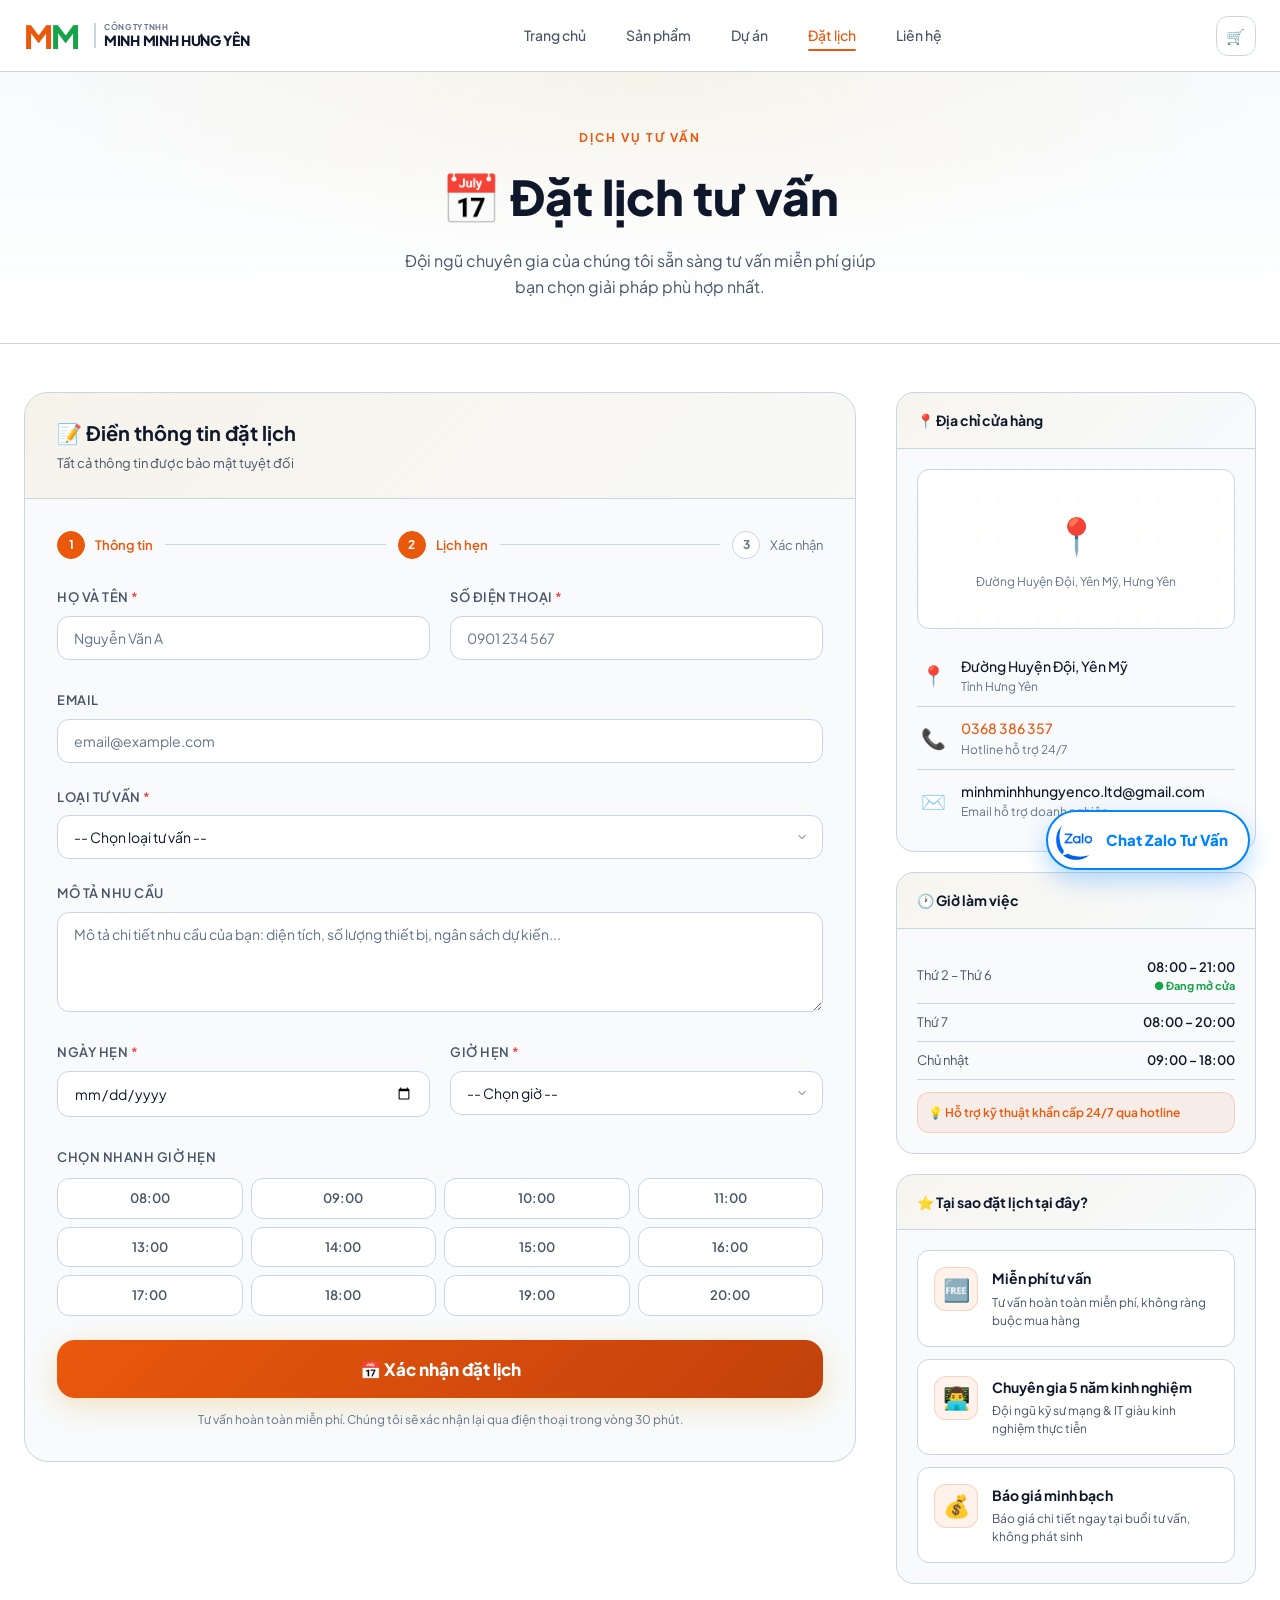
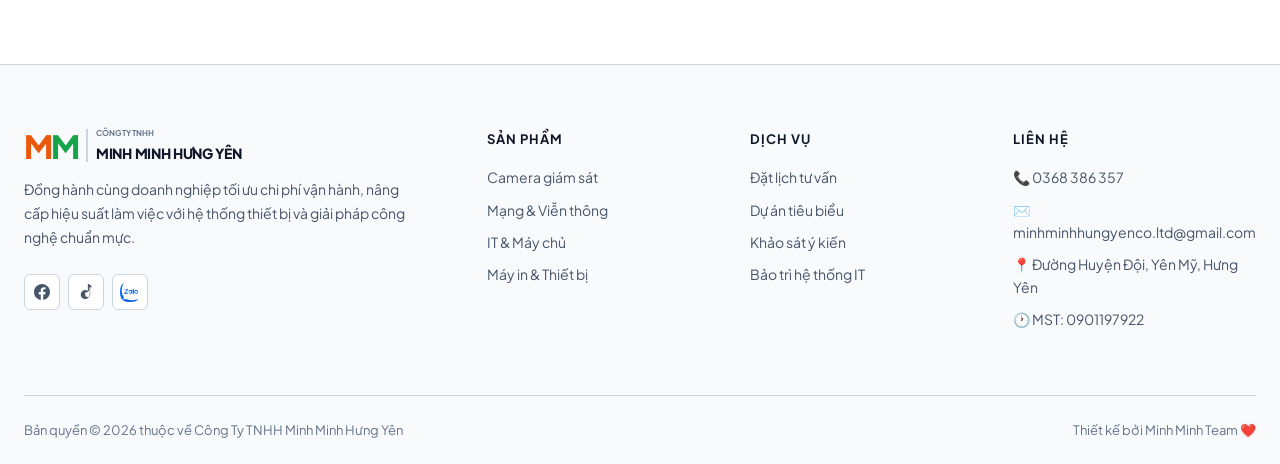
<file: booking.html>
<!DOCTYPE html>
<html lang="vi">
<head>
  <meta charset="UTF-8">
  <meta name="viewport" content="width=device-width, initial-scale=1.0">
  <title>Đặt lịch tư vấn – Minh Minh Hưng Yên</title>
  <link rel="stylesheet" href="css/main.css">
  <link rel="manifest" href="manifest.json">
  <style>
    .booking-page { padding-top: var(--nav-height); min-height: 100vh; }

    .booking-header {
      padding: 56px 0 44px;
      background: linear-gradient(180deg, var(--bg-surface) 0%, var(--bg-base) 100%);
      border-bottom: 1px solid var(--border);
      position: relative; overflow: hidden; text-align: center;
    }
    .booking-header::before {
      content: ''; position: absolute; inset: 0;
      background: radial-gradient(ellipse 70% 100% at 50% 0%, rgba(228,182,83,0.1) 0%, transparent 70%);
    }
    .booking-header-inner { position: relative; }
    .booking-title { font-family: var(--font-ui); font-size: clamp(28px,5vw,48px); font-weight: 800; color: var(--text-primary); margin-bottom: 12px; }
    .booking-subtitle { font-size: 16px; color: var(--text-secondary); max-width: 500px; margin: 0 auto; line-height: 1.6; }

    .booking-layout {
      display: grid;
      grid-template-columns: 1fr 360px;
      gap: 40px;
      padding: 48px 0 80px;
      align-items: start;
    }

    .booking-form-card {
      background: var(--bg-surface); border: 1px solid var(--border);
      border-radius: var(--radius-xl); overflow: hidden;
    }
    .form-card-header {
      padding: 24px 32px;
      background: linear-gradient(135deg, rgba(228,182,83,0.1), rgba(228,182,83,0.03));
      border-bottom: 1px solid var(--border);
    }
    .form-card-header h2 { font-size: 20px; font-weight: 700; color: var(--text-primary); margin-bottom: 4px; }
    .form-card-header p  { font-size: 13px; color: var(--text-secondary); }
    .form-card-body { padding: 32px; }
    .form-grid-2 { display: grid; grid-template-columns: 1fr 1fr; gap: 20px; }

    .time-grid { display: grid; grid-template-columns: repeat(4, 1fr); gap: 8px; }
    .time-slot {
      padding: 9px 6px;
      background: var(--bg-elevated); border: 1px solid var(--border);
      border-radius: var(--radius-md);
      font-size: 13px; font-weight: 600; color: var(--text-secondary);
      text-align: center; cursor: pointer; transition: var(--ease);
    }
    .time-slot:hover, .time-slot.selected {
      background: var(--gold-glow); border-color: var(--gold); color: var(--gold);
    }

    .btn-booking {
      width: 100%; padding: 18px;
      background: linear-gradient(135deg, var(--gold), var(--gold-dark));
      border: none; border-radius: var(--radius-lg);
      color: var(--bg-base); font-size: 17px; font-weight: 800;
      cursor: pointer; transition: var(--ease); font-family: var(--font-main);
      box-shadow: 0 8px 30px rgba(228,182,83,0.35);
      display: flex; align-items: center; justify-content: center; gap: 10px;
    }
    .btn-booking:hover { transform: translateY(-2px); box-shadow: 0 12px 40px rgba(228,182,83,0.45); }

    /* Steps */
    .booking-steps { display: flex; align-items: center; margin-bottom: 28px; }
    .step { display: flex; align-items: center; gap: 10px; font-size: 13px; color: var(--text-muted); }
    .step-num {
      width: 28px; height: 28px; border-radius: 50%;
      background: var(--bg-elevated); border: 1px solid var(--border);
      display: flex; align-items: center; justify-content: center;
      font-size: 12px; font-weight: 700; flex-shrink: 0;
    }
    .step.active .step-num { background: var(--gold); border-color: var(--gold); color: var(--bg-base); }
    .step.active { color: var(--gold); font-weight: 600; }
    .step-line { flex: 1; height: 1px; background: var(--border); margin: 0 12px; }

    /* Info panel */
    .info-panel { display: flex; flex-direction: column; gap: 20px; }
    .info-card { background: var(--bg-surface); border: 1px solid var(--border); border-radius: var(--radius-lg); overflow: hidden; transition: var(--ease); }
    .info-card:hover { border-color: var(--border-gold); }
    .info-card-header {
      padding: 16px 20px;
      background: linear-gradient(135deg, rgba(228,182,83,0.08), transparent);
      border-bottom: 1px solid var(--border);
      font-size: 14px; font-weight: 700; color: var(--text-primary);
      display: flex; align-items: center; gap: 10px;
    }
    .info-card-body { padding: 20px; }

    .map-placeholder {
      width: 100%; height: 160px;
      background: var(--bg-elevated); border: 1px solid var(--border);
      border-radius: var(--radius-md);
      display: flex; align-items: center; justify-content: center;
      flex-direction: column; gap: 8px; margin-bottom: 16px;
      position: relative; overflow: hidden;
    }
    .map-placeholder::before {
      content: ''; position: absolute; inset: 0;
      background:
        linear-gradient(rgba(228,182,83,0.04) 1px, transparent 1px),
        linear-gradient(90deg, rgba(228,182,83,0.04) 1px, transparent 1px);
      background-size: 20px 20px;
    }
    .map-pin { position: relative; z-index: 1; font-size: 36px; }
    .map-label { position: relative; z-index: 1; font-size: 12px; color: var(--text-muted); }

    .contact-row { display: flex; align-items: center; gap: 12px; padding: 10px 0; font-size: 14px; }
    .contact-row:not(:last-child) { border-bottom: 1px solid var(--border); }
    .contact-icon { font-size: 20px; width: 32px; text-align: center; flex-shrink: 0; }
    .contact-value { color: var(--text-primary); font-weight: 500; }
    .contact-sub { font-size: 12px; color: var(--text-muted); }

    .hours-row { display: flex; justify-content: space-between; align-items: center; padding: 8px 0; font-size: 13px; }
    .hours-row:not(:last-child) { border-bottom: 1px solid var(--border); }
    .hours-day { color: var(--text-secondary); }
    .hours-time { color: var(--text-primary); font-weight: 600; }
    .hours-open { color: var(--success); font-size: 11px; font-weight: 700; }

    .reason-card { display: flex; gap: 14px; align-items: flex-start; padding: 16px; background: var(--bg-elevated); border: 1px solid var(--border); border-radius: var(--radius-md); transition: var(--ease); }
    .reason-card:hover { border-color: var(--border-gold); }
    .reason-icon { width: 44px; height: 44px; flex-shrink: 0; background: var(--gold-glow); border: 1px solid var(--border-gold); border-radius: var(--radius-md); display: flex; align-items: center; justify-content: center; font-size: 22px; }
    .reason-title { font-size: 14px; font-weight: 700; color: var(--text-primary); margin-bottom: 4px; }
    .reason-desc  { font-size: 12px; color: var(--text-secondary); line-height: 1.5; }

    @media (max-width: 900px) {
      .booking-layout { grid-template-columns: 1fr; }
      .form-grid-2 { grid-template-columns: 1fr; }
      .time-grid { grid-template-columns: repeat(6, 1fr); }
    }
    @media (max-width: 480px) {
      .time-grid { grid-template-columns: repeat(4, 1fr); }
      .booking-steps { display: none; }
    }
  </style>
</head>
<body>
  <div id="navbar-placeholder"></div>

  <div class="booking-page">
    <div class="booking-header">
      <div class="container">
        <div class="booking-header-inner">
          <div class="section-eyebrow" style="margin-bottom:12px;">Dịch vụ tư vấn</div>
          <h1 class="booking-title">📅 Đặt lịch tư vấn</h1>
          <p class="booking-subtitle">Đội ngũ chuyên gia của chúng tôi sẵn sàng tư vấn miễn phí giúp bạn chọn giải pháp phù hợp nhất.</p>
        </div>
      </div>
    </div>

    <div class="container">
      <!-- SUCCESS STATE -->
      <div id="success-state" style="display:none; text-align:center; max-width:550px; margin:40px auto; padding:30px; border:2px solid var(--orange); border-radius:16px; background:var(--bg-surface); box-shadow:var(--shadow-md);">
        <div class="success-icon" style="font-size:50px; margin-bottom:15px;">🎉</div>
        <div class="success-title" style="font-size:24px; font-weight:800; color:var(--green); margin-bottom:12px;">Đặt lịch hẹn thành công!</div>
        <p style="color:var(--text-secondary); margin-bottom:24px; font-size:14px; line-height:1.6;">Yêu cầu đặt lịch tư vấn của bạn đã được ghi nhận. Hãy nhấn nút dưới đây để <strong>sao chép thông tin lịch hẹn</strong> và mở Zalo gửi xác nhận ngay cho Minh Minh Hưng Yên để được liên hệ sớm nhất! ❤️</p>
        
        <div style="display:flex; flex-direction:column; gap:10px; max-width:320px; margin:0 auto 20px;">
          <a id="zalo-confirm-btn" href="https://zalo.me/0368386357" target="_blank" class="btn btn-primary" style="background:#0084ff; border-color:#0084ff; color:white; font-weight:800; display:flex; align-items:center; justify-content:center; gap:8px;">
            <img src="assets/images/zalo-icon.png" alt="Zalo" style="width:20px;height:20px;object-fit:contain;border-radius:4px;"> Xác nhận lịch qua Zalo
          </a>
          <a href="index.html" class="btn btn-ghost" style="font-weight:700;">
            🏠 Quay về trang chủ
          </a>
        </div>
        <div style="font-size:13px; color:var(--text-muted);">Tự động chuyển trang chủ sau <strong id="countdown-sec">20</strong> giây...</div>
      </div>

      <div class="booking-layout">
        <!-- FORM -->
        <div class="booking-form-card">
          <div class="form-card-header">
            <h2>📝 Điền thông tin đặt lịch</h2>
            <p>Tất cả thông tin được bảo mật tuyệt đối</p>
          </div>
          <div class="form-card-body">
            <div class="booking-steps">
              <div class="step active"><div class="step-num">1</div><span>Thông tin</span></div>
              <div class="step-line"></div>
              <div class="step active"><div class="step-num">2</div><span>Lịch hẹn</span></div>
              <div class="step-line"></div>
              <div class="step"><div class="step-num">3</div><span>Xác nhận</span></div>
            </div>

            <form id="booking-form" onsubmit="submitBooking(event)" novalidate>
              <div class="form-grid-2">
                <div class="form-group">
                  <label class="form-label">Họ và tên <span style="color:var(--error)">*</span></label>
                  <input type="text" class="form-control" id="b-name" placeholder="Nguyễn Văn A" required>
                  <div class="form-error" id="berr-name"></div>
                </div>
                <div class="form-group">
                  <label class="form-label">Số điện thoại <span style="color:var(--error)">*</span></label>
                  <input type="tel" class="form-control" id="b-phone" placeholder="0901 234 567" required>
                  <div class="form-error" id="berr-phone"></div>
                </div>
              </div>

              <div class="form-group">
                <label class="form-label">Email</label>
                <input type="email" class="form-control" id="b-email" placeholder="email@example.com">
              </div>

              <div class="form-group">
                <label class="form-label">Loại tư vấn <span style="color:var(--error)">*</span></label>
                <select class="form-control" id="b-type" required>
                  <option value="">-- Chọn loại tư vấn --</option>
                  <option value="network">🏢 Hệ thống mạng văn phòng</option>
                  <option value="purchase">🛒 Tư vấn mua thiết bị</option>
                  <option value="wifi">📶 Lắp đặt WiFi nhà / căn hộ</option>
                  <option value="repair">🔧 Sửa chữa thiết bị</option>
                  <option value="other">💬 Khác</option>
                </select>
                <div class="form-error" id="berr-type"></div>
              </div>

              <div class="form-group">
                <label class="form-label">Mô tả nhu cầu</label>
                <textarea class="form-control" id="b-desc" rows="4"
                  placeholder="Mô tả chi tiết nhu cầu của bạn: diện tích, số lượng thiết bị, ngân sách dự kiến..."></textarea>
              </div>

              <div class="form-grid-2">
                <div class="form-group">
                  <label class="form-label">Ngày hẹn <span style="color:var(--error)">*</span></label>
                  <input type="date" class="form-control" id="b-date" required>
                  <div class="form-error" id="berr-date"></div>
                </div>
                <div class="form-group">
                  <label class="form-label">Giờ hẹn <span style="color:var(--error)">*</span></label>
                  <select class="form-control" id="b-time" required>
                    <option value="">-- Chọn giờ --</option>
                    <option value="08:00">08:00 sáng</option>
                    <option value="09:00">09:00 sáng</option>
                    <option value="10:00">10:00 sáng</option>
                    <option value="11:00">11:00 sáng</option>
                    <option value="13:00">13:00 chiều</option>
                    <option value="14:00">14:00 chiều</option>
                    <option value="15:00">15:00 chiều</option>
                    <option value="16:00">16:00 chiều</option>
                    <option value="17:00">17:00 chiều</option>
                    <option value="18:00">18:00 tối</option>
                    <option value="19:00">19:00 tối</option>
                    <option value="20:00">20:00 tối</option>
                  </select>
                  <div class="form-error" id="berr-time"></div>
                </div>
              </div>

              <div class="form-group">
                <label class="form-label" style="margin-bottom:10px;">Chọn nhanh giờ hẹn</label>
                <div class="time-grid">
                  <div class="time-slot" onclick="selectTime('08:00',this)">08:00</div>
                  <div class="time-slot" onclick="selectTime('09:00',this)">09:00</div>
                  <div class="time-slot" onclick="selectTime('10:00',this)">10:00</div>
                  <div class="time-slot" onclick="selectTime('11:00',this)">11:00</div>
                  <div class="time-slot" onclick="selectTime('13:00',this)">13:00</div>
                  <div class="time-slot" onclick="selectTime('14:00',this)">14:00</div>
                  <div class="time-slot" onclick="selectTime('15:00',this)">15:00</div>
                  <div class="time-slot" onclick="selectTime('16:00',this)">16:00</div>
                  <div class="time-slot" onclick="selectTime('17:00',this)">17:00</div>
                  <div class="time-slot" onclick="selectTime('18:00',this)">18:00</div>
                  <div class="time-slot" onclick="selectTime('19:00',this)">19:00</div>
                  <div class="time-slot" onclick="selectTime('20:00',this)">20:00</div>
                </div>
              </div>

              <div style="margin-top:8px;">
                <button type="submit" class="btn-booking">📅 Xác nhận đặt lịch</button>
                <p style="font-size:12px;color:var(--text-muted);text-align:center;margin-top:12px;">
                  Tư vấn hoàn toàn miễn phí. Chúng tôi sẽ xác nhận lại qua điện thoại trong vòng 30 phút.
                </p>
              </div>
            </form>
          </div>
        </div>

        <!-- INFO PANEL -->
        <div class="info-panel">
          <div class="info-card">
            <div class="info-card-header">📍 Địa chỉ cửa hàng</div>
            <div class="info-card-body">
              <div class="map-placeholder">
                <div class="map-pin">📍</div>
                <div class="map-label">Đường Huyện Đội, Yên Mỹ, Hưng Yên</div>
              </div>
              <div class="contact-row">
                <div class="contact-icon">📍</div>
                <div>
                  <div class="contact-value">Đường Huyện Đội, Yên Mỹ</div>
                  <div class="contact-sub">Tỉnh Hưng Yên</div>
                </div>
              </div>
              <div class="contact-row">
                <div class="contact-icon">📞</div>
                <div>
                  <div class="contact-value"><a href="tel:0368386357" style="color:var(--gold);">0368 386 357</a></div>
                  <div class="contact-sub">Hotline hỗ trợ 24/7</div>
                </div>
              </div>
              <div class="contact-row">
                <div class="contact-icon">✉️</div>
                <div>
                  <div class="contact-value">minhminhhungyenco.ltd@gmail.com</div>
                  <div class="contact-sub">Email hỗ trợ doanh nghiệp</div>
                </div>
              </div>
            </div>
          </div>

          <div class="info-card">
            <div class="info-card-header">🕐 Giờ làm việc</div>
            <div class="info-card-body">
              <div class="hours-row">
                <span class="hours-day">Thứ 2 – Thứ 6</span>
                <div style="text-align:right;">
                  <span class="hours-time">08:00 – 21:00</span>
                  <div class="hours-open">● Đang mở cửa</div>
                </div>
              </div>
              <div class="hours-row">
                <span class="hours-day">Thứ 7</span>
                <span class="hours-time">08:00 – 20:00</span>
              </div>
              <div class="hours-row">
                <span class="hours-day">Chủ nhật</span>
                <span class="hours-time">09:00 – 18:00</span>
              </div>
              <div style="margin-top:12px;padding:10px;background:var(--gold-glow);border:1px solid var(--border-gold);border-radius:var(--radius-md);">
                <p style="font-size:12px;color:var(--gold);font-weight:600;">💡 Hỗ trợ kỹ thuật khẩn cấp 24/7 qua hotline</p>
              </div>
            </div>
          </div>

          <div class="info-card">
            <div class="info-card-header">⭐ Tại sao đặt lịch tại đây?</div>
            <div class="info-card-body" style="display:flex;flex-direction:column;gap:12px;">
              <div class="reason-card">
                <div class="reason-icon">🆓</div>
                <div>
                  <div class="reason-title">Miễn phí tư vấn</div>
                  <div class="reason-desc">Tư vấn hoàn toàn miễn phí, không ràng buộc mua hàng</div>
                </div>
              </div>
              <div class="reason-card">
                <div class="reason-icon">👨‍💻</div>
                <div>
                  <div class="reason-title">Chuyên gia 5 năm kinh nghiệm</div>
                  <div class="reason-desc">Đội ngũ kỹ sư mạng &amp; IT giàu kinh nghiệm thực tiễn</div>
                </div>
              </div>
              <div class="reason-card">
                <div class="reason-icon">💰</div>
                <div>
                  <div class="reason-title">Báo giá minh bạch</div>
                  <div class="reason-desc">Báo giá chi tiết ngay tại buổi tư vấn, không phát sinh</div>
                </div>
              </div>
            </div>
          </div>
        </div>
      </div>
    </div>
  </div>

  <div id="footer-placeholder"></div>
  <script src="js/app.js"></script>
  <script>
    document.addEventListener('DOMContentLoaded', () => {
      const dateInput = document.getElementById('b-date');
      if (dateInput) {
        dateInput.min = new Date().toISOString().split('T')[0];
      }

      // Parse query parameters for project reference
      const urlParams = new URLSearchParams(window.location.search);
      const ref = urlParams.get('ref');
      if (ref) {
        const projectNames = {
          'proj_001': 'Hệ thống Camera giám sát KCN Thăng Long II',
          'proj_002': 'Phủ sóng Wi-Fi Mesh Khách sạn Ruby Hưng Yên',
          'proj_003': 'Hạ tầng mạng & Lưu trữ NAS Công ty May Hưng Long',
          'proj_004': 'Thiết bị Máy Văn phòng & Hội thảo Trường THCS Yên Mỹ'
        };
        const projectTypes = {
          'proj_001': 'network',
          'proj_002': 'wifi',
          'proj_003': 'network',
          'proj_004': 'purchase'
        };

        const name = projectNames[ref];
        const type = projectTypes[ref];

        if (name) {
          const descInput = document.getElementById('b-desc');
          if (descInput) {
            descInput.value = `Tôi cần tư vấn thiết kế/thi công giải pháp tương tự dự án: "${name}".`;
          }
        }
        if (type) {
          const typeInput = document.getElementById('b-type');
          if (typeInput) {
            typeInput.value = type;
          }
        }
      }
    });

    function selectTime(time, el) {
      document.querySelectorAll('.time-slot').forEach(s => s.classList.remove('selected'));
      el.classList.add('selected');
      document.getElementById('b-time').value = time;
    }

    function submitBooking(e) {
      e.preventDefault();
      const name  = document.getElementById('b-name').value.trim();
      const phone = document.getElementById('b-phone').value.trim();
      const type  = document.getElementById('b-type').value;
      const date  = document.getElementById('b-date').value;
      const time  = document.getElementById('b-time').value;

      ['name','phone','type','date','time'].forEach(f => {
        const el = document.getElementById('berr-'+f);
        if (el) el.textContent = '';
      });

      let valid = true;
      if (!name) { document.getElementById('berr-name').textContent = 'Vui lòng nhập họ tên'; valid = false; }
      if (!phone || !/^(0|\+84)[0-9]{8,9}$/.test(phone.replace(/\s/g,''))) {
        document.getElementById('berr-phone').textContent = 'Số điện thoại không hợp lệ'; valid = false;
      }
      if (!type) { document.getElementById('berr-type').textContent = 'Vui lòng chọn loại tư vấn'; valid = false; }
      if (!date) { document.getElementById('berr-date').textContent = 'Vui lòng chọn ngày hẹn'; valid = false; }
      if (!time) { document.getElementById('berr-time').textContent = 'Vui lòng chọn giờ hẹn'; valid = false; }
      if (!valid) return;

      const bookings = JSON.parse(localStorage.getItem('mm_bookings') || '[]');
      bookings.unshift({
        id: 'BK' + Date.now(),
        name, phone,
        email: document.getElementById('b-email').value,
        type, date, time,
        desc: document.getElementById('b-desc').value,
        status: 'pending',
        createdAt: new Date().toISOString(),
      });
      localStorage.setItem('mm_bookings', JSON.stringify(bookings));

      UI.toast('🎉 Đặt lịch thành công! Chúng tôi sẽ liên hệ xác nhận sớm nhất.', 'success', 3000);
      
      // Hide booking content & show success state
      document.querySelector('.booking-layout').style.display = 'none';
      const successEl = document.getElementById('success-state');
      if (successEl) successEl.style.display = 'block';

      // Map booking type
      const typeMap = {
        'network': 'Hệ thống mạng văn phòng',
        'purchase': 'Tư vấn mua thiết bị',
        'wifi': 'Lắp đặt WiFi nhà / căn hộ',
        'repair': 'Sửa chữa thiết bị',
        'other': 'Yêu cầu tư vấn khác'
      };
      const typeText = typeMap[type] || 'Tư vấn CNTT';

      // Send email using FormSubmit AJAX
      fetch("https://formsubmit.co/ajax/minhminhhungyenco.ltd@gmail.com", {
        method: "POST",
        headers: { 
          'Content-Type': 'application/json',
          'Accept': 'application/json'
        },
        body: JSON.stringify({
          "Tiêu đề": "ĐẶT LỊCH HẸN TƯ VẤN MỚI",
          "Mã cuộc hẹn": 'BK' + Date.now(),
          "Họ và tên": name,
          "Số điện thoại": phone,
          "Email khách hàng": document.getElementById('b-email').value || 'Không có',
          "Loại tư vấn": typeText,
          "Ngày hẹn": date,
          "Giờ hẹn": time,
          "Nội dung chi tiết": document.getElementById('b-desc').value || 'Không có'
        })
      }).catch(err => console.error("Email send failed:", err));

      // Setup Zalo message auto-copy
      const zaloMsg = "Chào Minh Minh Hưng Yên, tôi muốn xác nhận đặt lịch hẹn tư vấn trên website.\n- Họ tên: " + name + "\n- Số điện thoại: " + phone + "\n- Loại tư vấn: " + typeText + "\n- Lịch hẹn: ngày " + date + " lúc " + time + "\n- Nội dung chi tiết: " + (document.getElementById('b-desc').value || 'Không có') + "\n\nVui lòng xác nhận lịch hẹn giúp tôi!";
      
      const zaloBtn = document.getElementById('zalo-confirm-btn');
      if (zaloBtn) {
        zaloBtn.onclick = (event) => {
          navigator.clipboard.writeText(zaloMsg).then(() => {
            alert("Đã tự động sao chép thông tin lịch hẹn! Trình duyệt sẽ mở Zalo Chat, bạn chỉ cần Dán (Paste / Ctrl+V) tin nhắn vào ô chat và gửi.");
          }).catch(() => {
            // fallback
          });
        };
      }

      let secs = 20;
      const countEl = document.getElementById('countdown-sec');
      const iv = setInterval(() => {
        secs--;
        if (countEl) countEl.textContent = secs;
        if (secs <= 0) { clearInterval(iv); window.location.href = 'index.html'; }
      }, 1000);
    }
  </script>
</body>
</html>
</file>
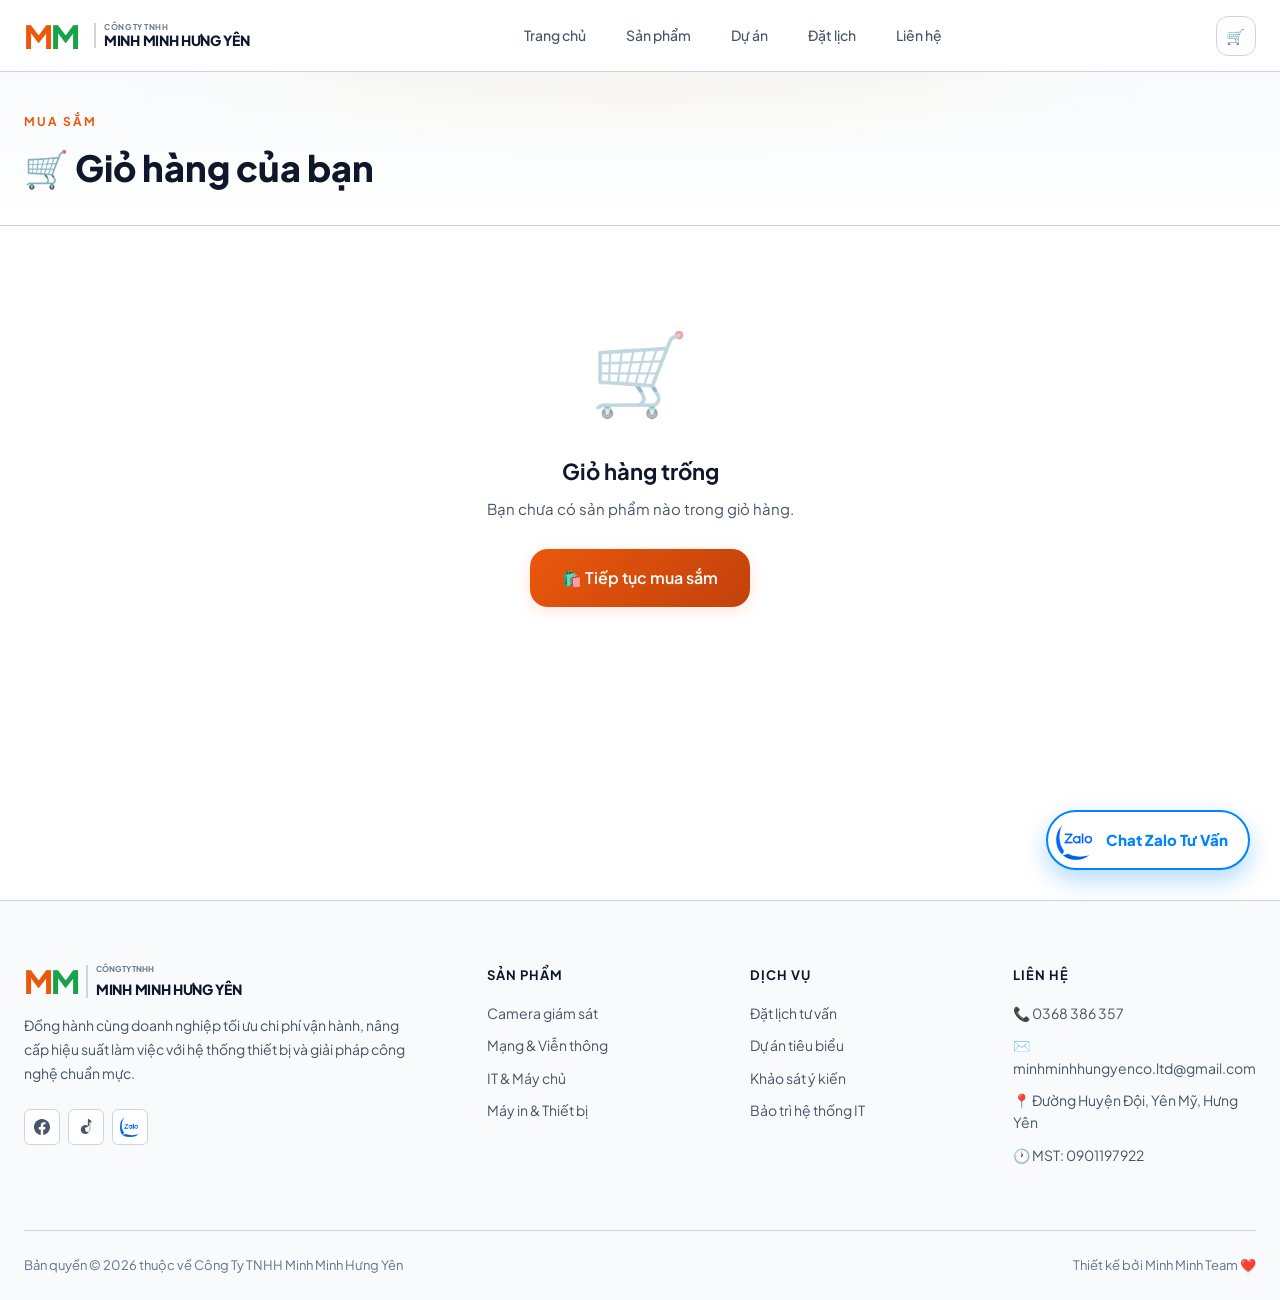
<file: cart.html>
<!DOCTYPE html>
<html lang="vi">
<head>
  <meta charset="UTF-8">
  <meta name="viewport" content="width=device-width, initial-scale=1.0">
  <title>Giỏ hàng & Thanh toán – Minh Minh Store</title>
  <link rel="stylesheet" href="css/main.css">
  <link rel="manifest" href="manifest.json">
  <style>
    .cart-page { padding-top: var(--nav-height); min-height: 100vh; }

    .page-header-cart {
      padding: 40px 0 28px;
      background: linear-gradient(180deg, var(--bg-surface) 0%, var(--bg-base) 100%);
      border-bottom: 1px solid var(--border);
      position: relative; overflow: hidden;
    }
    .page-header-cart::before {
      content: ''; position: absolute; inset: 0;
      background: radial-gradient(ellipse 60% 80% at 50% 0%, rgba(228,182,83,0.07) 0%, transparent 70%);
    }
    .page-header-cart h1 { font-family: var(--font-ui); font-size: clamp(24px,4vw,36px); font-weight: 800; position: relative; }

    .cart-layout {
      display: grid;
      grid-template-columns: 1fr 380px;
      gap: 32px;
      padding: 36px 0 40px;
      align-items: start;
    }

    .cart-items-panel { display: flex; flex-direction: column; gap: 16px; }

    .cart-panel-title {
      font-size: 18px; font-weight: 700; color: var(--text-primary);
      padding-bottom: 16px; border-bottom: 1px solid var(--border);
      margin-bottom: 4px;
      display: flex; align-items: center; justify-content: space-between;
    }
    .cart-count {
      padding: 3px 10px;
      background: var(--gold-glow); border: 1px solid var(--border-gold);
      border-radius: var(--radius-full);
      font-size: 13px; color: var(--gold); font-weight: 700;
    }

    .cart-item {
      display: grid;
      grid-template-columns: 80px 1fr auto;
      gap: 16px; align-items: center;
      padding: 20px;
      background: var(--bg-surface);
      border: 1px solid var(--border);
      border-radius: var(--radius-lg);
      transition: var(--ease);
    }
    .cart-item:hover { border-color: var(--border-gold); }

    .cart-item-img {
      width: 80px; height: 80px;
      background: var(--bg-elevated); border: 1px solid var(--border);
      border-radius: var(--radius-md);
      display: flex; align-items: center; justify-content: center;
      font-size: 36px; flex-shrink: 0;
    }

    .cart-item-info { min-width: 0; }
    .cart-item-brand { font-size: 11px; font-weight: 700; color: var(--gold); text-transform: uppercase; letter-spacing: 0.5px; margin-bottom: 4px; }
    .cart-item-name { font-size: 14px; font-weight: 600; color: var(--text-primary); margin-bottom: 8px; line-height: 1.4; }
    .cart-item-price { font-size: 14px; color: var(--text-secondary); }

    .cart-item-controls { display: flex; flex-direction: column; align-items: flex-end; gap: 12px; }
    .cart-item-subtotal { font-size: 18px; font-weight: 700; color: var(--gold); white-space: nowrap; }

    .item-qty-control {
      display: inline-flex; align-items: center;
      background: var(--bg-elevated); border: 1px solid var(--border);
      border-radius: var(--radius-md); overflow: hidden;
    }
    .item-qty-btn {
      width: 32px; height: 32px; background: none; border: none;
      color: var(--text-secondary); font-size: 16px;
      cursor: pointer; transition: var(--ease);
      display: flex; align-items: center; justify-content: center;
    }
    .item-qty-btn:hover { background: var(--gold-glow); color: var(--gold); }
    .item-qty-val {
      width: 40px; height: 32px; background: none; border: none;
      color: var(--text-primary); font-size: 14px; font-weight: 700;
      text-align: center; font-family: var(--font-main); outline: none;
    }

    .btn-remove {
      display: flex; align-items: center; gap: 4px;
      padding: 5px 10px;
      background: rgba(239,68,68,0.08); border: 1px solid rgba(239,68,68,0.2);
      border-radius: var(--radius-sm);
      color: var(--error); font-size: 12px; font-weight: 600;
      cursor: pointer; transition: var(--ease); font-family: var(--font-main);
    }
    .btn-remove:hover { background: rgba(239,68,68,0.2); }

    .cart-footer-row {
      display: flex; align-items: center; justify-content: space-between;
      padding-top: 16px; border-top: 1px solid var(--border);
    }

    .order-summary {
      background: var(--bg-surface); border: 1px solid var(--border);
      border-radius: var(--radius-xl); overflow: hidden;
      position: sticky; top: calc(var(--nav-height) + 16px);
    }
    .summary-header {
      padding: 20px 24px;
      background: linear-gradient(135deg, rgba(228,182,83,0.1), rgba(228,182,83,0.05));
      border-bottom: 1px solid var(--border);
    }
    .summary-header-title { font-size: 16px; font-weight: 700; color: var(--text-primary); }
    .summary-body { padding: 20px 24px; }
    .summary-row {
      display: flex; align-items: center; justify-content: space-between;
      padding: 10px 0;
    }
    .summary-row:not(:last-child) { border-bottom: 1px solid var(--border); }
    .summary-label { font-size: 14px; color: var(--text-secondary); }
    .summary-value { font-size: 14px; font-weight: 600; color: var(--text-primary); }
    .summary-total-row {
      display: flex; align-items: center; justify-content: space-between;
      padding: 16px 0 0; margin-top: 4px;
      border-top: 2px solid var(--border-gold);
    }
    .summary-total-label { font-size: 16px; font-weight: 700; color: var(--text-primary); }
    .summary-total-value { font-size: 24px; font-weight: 800; color: var(--gold); }

    .promo-row { display: flex; gap: 8px; margin-bottom: 4px; }
    .promo-input {
      flex: 1; padding: 10px 14px;
      background: var(--bg-elevated); border: 1px solid var(--border);
      border-radius: var(--radius-md);
      color: var(--text-primary); font-size: 13px;
      font-family: var(--font-main); outline: none;
      transition: border-color var(--ease);
    }
    .promo-input:focus { border-color: var(--gold); }
    .promo-btn {
      padding: 10px 16px;
      background: var(--bg-elevated); border: 1px solid var(--border-gold);
      border-radius: var(--radius-md);
      color: var(--gold); font-size: 13px; font-weight: 600;
      cursor: pointer; transition: var(--ease); font-family: var(--font-main);
    }
    .promo-btn:hover { background: var(--gold-glow); }
    .summary-divider { height: 1px; background: var(--border); margin: 4px 0 16px; }

    .checkout-section { margin-top: 0; padding: 0 0 80px; }
    .checkout-form-card {
      background: var(--bg-surface); border: 1px solid var(--border);
      border-radius: var(--radius-xl); overflow: hidden;
    }
    .checkout-form-header {
      padding: 20px 28px;
      background: linear-gradient(135deg, rgba(228,182,83,0.08), transparent);
      border-bottom: 1px solid var(--border);
    }
    .checkout-form-header h2 { font-size: 20px; font-weight: 700; color: var(--text-primary); }
    .checkout-form-header p { font-size: 13px; color: var(--text-secondary); margin-top: 4px; }
    .checkout-form-body { padding: 28px; }
    .form-grid-2 { display: grid; grid-template-columns: 1fr 1fr; gap: 20px; }

    .payment-option {
      display: flex; align-items: flex-start; gap: 14px;
      padding: 18px 20px;
      background: var(--bg-elevated); border: 2px solid var(--border);
      border-radius: var(--radius-lg); cursor: pointer; transition: var(--ease);
    }
    .payment-option:hover, .payment-option.selected {
      border-color: var(--gold); background: var(--gold-glow);
    }
    .payment-option input[type="radio"] { accent-color: var(--gold); margin-top: 2px; }
    .payment-option-info { flex: 1; }
    .payment-title { font-size: 15px; font-weight: 700; color: var(--text-primary); margin-bottom: 4px; }
    .payment-desc { font-size: 13px; color: var(--text-secondary); line-height: 1.4; }
    .payment-icon { font-size: 32px; }

    .btn-checkout {
      width: 100%; padding: 18px;
      background: linear-gradient(135deg, var(--gold), var(--gold-dark));
      border: none; border-radius: var(--radius-lg);
      color: var(--bg-base); font-size: 17px; font-weight: 800;
      cursor: pointer; transition: var(--ease); font-family: var(--font-main);
      box-shadow: 0 8px 30px rgba(228,182,83,0.35);
      display: flex; align-items: center; justify-content: center; gap: 10px;
    }
    .btn-checkout:hover { transform: translateY(-2px); box-shadow: 0 12px 40px rgba(228,182,83,0.45); }

    .success-overlay {
      display: none; text-align: center;
      padding: 60px 24px; margin-top: 32px;
      background: var(--bg-surface); border: 1px solid var(--border);
      border-radius: var(--radius-xl);
    }
    .success-icon { font-size: 72px; margin-bottom: 20px; }
    .success-title { font-family: var(--font-ui); font-size: 28px; font-weight: 800; color: var(--text-primary); margin-bottom: 8px; }

    .empty-cart { text-align: center; padding: 80px 24px; }
    .empty-cart-icon { font-size: 80px; margin-bottom: 20px; opacity: 0.5; }
    .empty-cart h3 { font-size: 22px; font-weight: 700; margin-bottom: 8px; }
    .empty-cart p { color: var(--text-secondary); margin-bottom: 28px; }

    @media (max-width: 900px) {
      .cart-layout { grid-template-columns: 1fr; }
      .order-summary { position: static; }
      .form-grid-2 { grid-template-columns: 1fr; }
    }
    @media (max-width: 600px) {
      .cart-item { grid-template-columns: 64px 1fr; }
      .cart-item-controls { grid-column: 1 / -1; flex-direction: row; justify-content: space-between; align-items: center; }
    }
  </style>
</head>
<body>
  <div id="navbar-placeholder"></div>

  <div class="cart-page">
    <div class="page-header-cart">
      <div class="container">
        <div class="section-eyebrow" style="margin-bottom:8px;position:relative;">Mua sắm</div>
        <h1>🛒 Giỏ hàng của bạn</h1>
      </div>
    </div>

    <div class="container">
      <!-- SUCCESS -->
      <div id="success-state" class="success-overlay" style="display:none; text-align:center; max-width:550px; margin:40px auto; padding:30px; border:2px solid var(--orange); border-radius:16px; background:var(--bg-surface); box-shadow:var(--shadow-md);">
        <div class="success-icon" style="font-size:50px; margin-bottom:15px;">🎉</div>
        <div class="success-title" style="font-size:24px; font-weight:800; color:var(--green); margin-bottom:12px;">Gửi yêu cầu thành công!</div>
        <div style="font-size:16px; color:var(--text-secondary); margin-bottom:16px;">
          Mã yêu cầu: <strong style="color:var(--orange); font-size:22px;" id="success-order-id">—</strong>
        </div>
        <p style="color:var(--text-secondary); margin-bottom:24px; font-size:14px; line-height:1.6;">Yêu cầu báo giá của bạn đã được ghi nhận. Hãy nhấn nút dưới đây để <strong>sao chép thông tin yêu cầu</strong> và mở Zalo gửi xác nhận ngay cho Minh Minh Hưng Yên để được liên hệ tư vấn sớm nhất! ❤️</p>
        
        <div style="display:flex; flex-direction:column; gap:10px; max-width:320px; margin:0 auto 20px;">
          <a id="zalo-confirm-btn" href="https://zalo.me/0368386357" target="_blank" class="btn btn-primary" style="background:#0084ff; border-color:#0084ff; color:white; font-weight:800; display:flex; align-items:center; justify-content:center; gap:8px;">
            <img src="assets/images/zalo-icon.png" alt="Zalo" style="width:20px;height:20px;object-fit:contain;border-radius:4px;"> Xác nhận yêu cầu qua Zalo
          </a>
          <a href="index.html" class="btn btn-ghost" style="font-weight:700;">
            🏠 Quay về trang chủ
          </a>
        </div>
        <div style="font-size:13px; color:var(--text-muted);">Tự động chuyển trang chủ sau <strong id="countdown-sec">20</strong> giây...</div>
      </div>

      <!-- CART CONTENT -->
      <div id="cart-content">
        <!-- EMPTY -->
        <div id="empty-cart" class="empty-cart" style="display:none;">
          <div class="empty-cart-icon">🛒</div>
          <h3>Giỏ hàng trống</h3>
          <p>Bạn chưa có sản phẩm nào trong giỏ hàng.</p>
          <a href="products.html" class="btn btn-primary btn-lg">🛍️ Tiếp tục mua sắm</a>
        </div>

        <!-- CART + SUMMARY -->
        <div class="cart-layout" id="cart-layout">
          <div class="cart-items-panel">
            <div class="cart-panel-title">
              <span>Sản phẩm</span>
              <span class="cart-count" id="cart-item-count">0</span>
            </div>
            <div id="cart-items-list"></div>
            <div class="cart-footer-row">
              <a href="products.html" class="btn btn-ghost" style="font-size:13px;">← Tiếp tục mua sắm</a>
              <button onclick="clearCartConfirm()" style="background:none;border:none;font-size:13px;color:var(--error);cursor:pointer;font-family:var(--font-main);">🗑️ Xóa tất cả</button>
            </div>
          </div>

          <div>
            <div class="order-summary">
              <div class="summary-header">
                <div class="summary-header-title">📋 Tóm tắt đơn hàng</div>
              </div>
              <div class="summary-body">
                <div class="summary-row">
                  <span class="summary-label">Tạm tính</span>
                  <span class="summary-value" id="subtotal-val">Liên hệ</span>
                </div>
                <div class="summary-row" style="display: none;">
                  <span class="summary-label">Phí vận chuyển</span>
                  <span class="summary-value" id="shipping-val">Liên hệ</span>
                </div>
                <div class="summary-total-row">
                  <span class="summary-total-label">Tổng cộng</span>
                  <span class="summary-total-value" id="total-val">Liên hệ</span>
                </div>
              </div>
            </div>
          </div>
        </div>

        <!-- CHECKOUT FORM -->
        <div class="checkout-section" id="checkout-section" style="display:none;">
          <div class="checkout-form-card">
            <div class="checkout-form-header">
              <h2>📦 Thông tin giao hàng</h2>
              <p>Vui lòng điền đầy đủ thông tin để chúng tôi giao hàng đến bạn</p>
            </div>
            <div class="checkout-form-body">
              <form id="checkout-form" onsubmit="submitOrder(event)" novalidate>
                <div class="form-grid-2">
                  <div class="form-group">
                    <label class="form-label">Họ và tên <span style="color:var(--error)">*</span></label>
                    <input type="text" class="form-control" id="f-name" placeholder="Nguyễn Văn A" required>
                    <div class="form-error" id="err-name"></div>
                  </div>
                  <div class="form-group">
                    <label class="form-label">Số điện thoại <span style="color:var(--error)">*</span></label>
                    <input type="tel" class="form-control" id="f-phone" placeholder="0901 234 567" required>
                    <div class="form-error" id="err-phone"></div>
                  </div>
                </div>
                <div class="form-grid-2">
                  <div class="form-group">
                    <label class="form-label">Email</label>
                    <input type="email" class="form-control" id="f-email" placeholder="email@example.com">
                  </div>
                  <div class="form-group">
                    <label class="form-label">Tỉnh / Thành phố <span style="color:var(--error)">*</span></label>
                    <select class="form-control" id="f-province" required>
                      <option value="">-- Chọn tỉnh/thành --</option>
                      <option>TP. Hồ Chí Minh</option><option>Hà Nội</option>
                      <option>Đà Nẵng</option><option>Cần Thơ</option>
                      <option>Hải Phòng</option><option>Bình Dương</option>
                      <option>Đồng Nai</option><option>An Giang</option>
                      <option>Bà Rịa - Vũng Tàu</option><option>Bạc Liêu</option>
                      <option>Bắc Giang</option><option>Bắc Ninh</option>
                      <option>Bến Tre</option><option>Bình Định</option>
                      <option>Bình Phước</option><option>Bình Thuận</option>
                      <option>Cà Mau</option><option>Cao Bằng</option>
                      <option>Đắk Lắk</option><option>Đắk Nông</option>
                      <option>Điện Biên</option><option>Gia Lai</option>
                      <option>Hà Giang</option><option>Hà Nam</option>
                      <option>Hà Tĩnh</option><option>Hải Dương</option>
                      <option>Hậu Giang</option><option>Hòa Bình</option>
                      <option>Hưng Yên</option><option>Khánh Hòa</option>
                      <option>Kiên Giang</option><option>Kon Tum</option>
                      <option>Lai Châu</option><option>Lâm Đồng</option>
                      <option>Lạng Sơn</option><option>Lào Cai</option>
                      <option>Long An</option><option>Nam Định</option>
                      <option>Nghệ An</option><option>Ninh Bình</option>
                      <option>Ninh Thuận</option><option>Phú Thọ</option>
                      <option>Phú Yên</option><option>Quảng Bình</option>
                      <option>Quảng Nam</option><option>Quảng Ngãi</option>
                      <option>Quảng Ninh</option><option>Quảng Trị</option>
                      <option>Sóc Trăng</option><option>Sơn La</option>
                      <option>Tây Ninh</option><option>Thái Bình</option>
                      <option>Thái Nguyên</option><option>Thanh Hóa</option>
                      <option>Thừa Thiên Huế</option><option>Tiền Giang</option>
                      <option>Trà Vinh</option><option>Tuyên Quang</option>
                      <option>Vĩnh Long</option><option>Vĩnh Phúc</option>
                      <option>Yên Bái</option>
                    </select>
                    <div class="form-error" id="err-province"></div>
                  </div>
                </div>
                <div class="form-group">
                  <label class="form-label">Địa chỉ cụ thể <span style="color:var(--error)">*</span></label>
                  <input type="text" class="form-control" id="f-address" placeholder="Số nhà, tên đường, phường/xã, quận/huyện" required>
                  <div class="form-error" id="err-address"></div>
                </div>
                <div class="form-group">
                  <label class="form-label">Ghi chú yêu cầu</label>
                  <textarea class="form-control" id="f-note" rows="3" placeholder="Ghi chú về yêu cầu tư vấn, thời gian liên hệ mong muốn..."></textarea>
                </div>
                <div class="form-group" style="display: none;">
                  <label class="form-label">Phương thức thanh toán</label>
                  <label class="payment-option selected" id="cod-option">
                    <input type="radio" name="payment" value="cod" checked>
                    <span class="payment-icon">💵</span>
                    <div class="payment-option-info">
                      <div class="payment-title">Thanh toán khi nhận hàng (COD)</div>
                      <div class="payment-desc">Thanh toán bằng tiền mặt khi nhận được hàng. An toàn và tiện lợi nhất.</div>
                    </div>
                  </label>
                </div>
                <div style="margin-top:8px;">
                  <button type="submit" class="btn-checkout">🛒 Gửi yêu cầu tư vấn & báo giá</button>
                  <p style="font-size:12px;color:var(--text-muted);text-align:center;margin-top:12px;">
                    Yêu cầu tư vấn hoàn toàn miễn phí. Đội ngũ Minh Minh sẽ liên hệ lại bạn trong 30 phút.
                  </p>
                </div>
              </form>
            </div>
          </div>
        </div>
      </div>
    </div>
  </div>

  <div id="footer-placeholder"></div>
  <script src="js/app.js"></script>
  <script>
    const SHIPPING_THRESHOLD = 500000;
    const SHIPPING_FEE = 30000;

    document.addEventListener('DOMContentLoaded', renderCart);

    function renderCart() {
      const items = Cart.getItems();
      const emptyEl    = document.getElementById('empty-cart');
      const layoutEl   = document.getElementById('cart-layout');
      const checkoutEl = document.getElementById('checkout-section');

      if (items.length === 0) {
        emptyEl.style.display = 'block';
        layoutEl.style.display = 'none';
        checkoutEl.style.display = 'none';
        return;
      }

      emptyEl.style.display = 'none';
      layoutEl.style.display = 'grid';
      checkoutEl.style.display = 'block';

      document.getElementById('cart-item-count').textContent = items.length + ' sản phẩm';

      document.getElementById('cart-items-list').innerHTML = items.map(item => `
        <div class="cart-item" id="ci-${item.productId}">
          <div class="cart-item-img">${item.image || '📦'}</div>
          <div class="cart-item-info">
            <div class="cart-item-brand">${item.brand || ''}</div>
            <div class="cart-item-name">${item.name}</div>
            <div class="cart-item-price">${UI.formatPrice(item.price)} / sản phẩm</div>
          </div>
          <div class="cart-item-controls">
            <div class="cart-item-subtotal">${UI.formatPrice(item.price * item.qty)}</div>
            <div class="item-qty-control">
              <button class="item-qty-btn" onclick="updateItemQty('${item.productId}', ${item.qty - 1})">−</button>
              <input type="number" class="item-qty-val" value="${item.qty}" min="1"
                onchange="updateItemQty('${item.productId}', parseInt(this.value)||1)">
              <button class="item-qty-btn" onclick="updateItemQty('${item.productId}', ${item.qty + 1})">+</button>
            </div>
            <button class="btn-remove" onclick="removeItem('${item.productId}')">🗑️ Xóa</button>
          </div>
        </div>
      `).join('');

      updateSummary();
    }

    function updateSummary() {
      const subtotal = Cart.getTotal();
      const shipping = subtotal >= SHIPPING_THRESHOLD ? 0 : SHIPPING_FEE;
      document.getElementById('subtotal-val').textContent = UI.formatPrice(subtotal);
      document.getElementById('shipping-val').innerHTML = shipping === 0
        ? '<span style="color:var(--success);font-weight:700;">Miễn phí 🎉</span>'
        : UI.formatPrice(shipping);
      document.getElementById('total-val').textContent = UI.formatPrice(subtotal + shipping);
    }

    function updateItemQty(productId, qty) {
      if (qty <= 0) { removeItem(productId); return; }
      Cart.updateQty(productId, qty);
      renderCart();
    }

    function removeItem(productId) {
      const el = document.getElementById('ci-' + productId);
      if (el) {
        el.style.opacity = '0'; el.style.transform = 'translateX(-20px)'; el.style.transition = '0.3s';
        setTimeout(() => { Cart.removeItem(productId); renderCart(); }, 300);
      } else {
        Cart.removeItem(productId); renderCart();
      }
      UI.toast('Đã xóa sản phẩm khỏi giỏ hàng', 'info');
    }

    function clearCartConfirm() {
      if (!UI.confirm('Bạn có chắc muốn xóa tất cả sản phẩm?')) return;
      Cart.clear(); renderCart();
      UI.toast('Đã xóa giỏ hàng', 'info');
    }

    function applyPromo() {
      const code = document.getElementById('promo-input').value.trim().toUpperCase();
      const msg  = document.getElementById('promo-msg');
      if (code === 'MINHMINH10') {
        msg.innerHTML = '<span style="color:var(--success);">✅ Mã hợp lệ! Giảm 10%</span>';
      } else if (!code) {
        msg.textContent = 'Vui lòng nhập mã giảm giá';
      } else {
        msg.innerHTML = '<span style="color:var(--error);">❌ Mã không hợp lệ hoặc đã hết hạn</span>';
      }
    }

    function submitOrder(e) {
      e.preventDefault();
      const name     = document.getElementById('f-name').value.trim();
      const phone    = document.getElementById('f-phone').value.trim();
      const province = document.getElementById('f-province').value;
      const address  = document.getElementById('f-address').value.trim();

      ['name','phone','province','address'].forEach(f => document.getElementById('err-'+f).textContent = '');

      let valid = true;
      if (!name)     { document.getElementById('err-name').textContent = 'Vui lòng nhập họ tên'; valid = false; }
      if (!phone || !/^(0|\+84)[0-9]{8,9}$/.test(phone.replace(/\s/g,''))) {
        document.getElementById('err-phone').textContent = 'Số điện thoại không hợp lệ'; valid = false;
      }
      if (!province) { document.getElementById('err-province').textContent = 'Vui lòng chọn tỉnh/thành'; valid = false; }
      if (!address)  { document.getElementById('err-address').textContent = 'Vui lòng nhập địa chỉ'; valid = false; }
      if (!valid) return;

      const items    = Cart.getItems();
      if (!items.length) { UI.toast('Giỏ hàng trống!', 'error'); return; }

      const subtotal = Cart.getTotal();
      const shipping = subtotal >= SHIPPING_THRESHOLD ? 0 : SHIPPING_FEE;
      const orderId  = UI.genOrderId();

      Store.addOrder({
        id: orderId,
        customerName: name,
        customerPhone: phone,
        customerEmail: document.getElementById('f-email').value,
        customerProvince: province,
        customerAddress: address,
        address: address + ', ' + province,
        customerNote: document.getElementById('f-note').value,
        note: document.getElementById('f-note').value,
        items, subtotal, shipping, total: subtotal + shipping,
        payment: 'COD', status: 'pending',
        createdAt: new Date().toISOString(),
      });

      Cart.clear();
      document.getElementById('cart-content').style.display = 'none';
      document.getElementById('success-order-id').textContent = orderId;
      document.getElementById('success-state').style.display = 'block';

      // Send email using FormSubmit AJAX
      fetch("https://formsubmit.co/ajax/minhminhhungyenco.ltd@gmail.com", {
        method: "POST",
        headers: { 
          'Content-Type': 'application/json',
          'Accept': 'application/json'
        },
        body: JSON.stringify({
          "Tiêu đề": "YÊU CẦU BÁO GIÁ & TƯ VẤN ĐƠN HÀNG MỚI",
          "Mã đơn hàng": orderId,
          "Họ tên khách hàng": name,
          "Số điện thoại": phone,
          "Email liên hệ": document.getElementById('f-email').value || 'Không có',
          "Tỉnh/Thành": province,
          "Địa chỉ chi tiết": address,
          "Ghi chú khách hàng": document.getElementById('f-note').value || 'Không có',
          "Danh sách sản phẩm": items.map(i => `${i.name} (SL: ${i.qty})`).join(", "),
          "Tổng giá trị": UI.formatPrice(subtotal + shipping)
        })
      }).catch(err => console.error("Email send failed:", err));

      // Setup Zalo message auto-copy
      const zaloMsg = "Chào Minh Minh Hưng Yên, tôi vừa đặt đơn hàng mã " + orderId + " tại website.\n- Người nhận: " + name + "\n- SĐT: " + phone + "\n- Địa chỉ: " + address + ", " + province + "\n- Sản phẩm: " + items.map(i => i.name + " (SL: " + i.qty + ")").join(", ") + "\n- Tổng thanh toán: " + UI.formatPrice(subtotal + shipping) + "\n\nVui lòng xác nhận đơn hàng giúp tôi!";
      const zaloBtn = document.getElementById('zalo-confirm-btn');
      if (zaloBtn) {
        zaloBtn.onclick = (event) => {
          navigator.clipboard.writeText(zaloMsg).then(() => {
            alert("Đã tự động sao chép nội dung đơn hàng! Trình duyệt sẽ mở Zalo Chat, bạn chỉ cần Dán (Paste / Ctrl+V) tin nhắn vào ô chat và gửi.");
          }).catch(() => {
            // fallback
          });
        };
      }

      let secs = 20;
      const countEl = document.getElementById('countdown-sec');
      const iv = setInterval(() => {
        secs--;
        if (countEl) countEl.textContent = secs;
        if (secs <= 0) { clearInterval(iv); window.location.href = 'index.html'; }
      }, 1000);
    }
  </script>
</body>
</html>
</file>
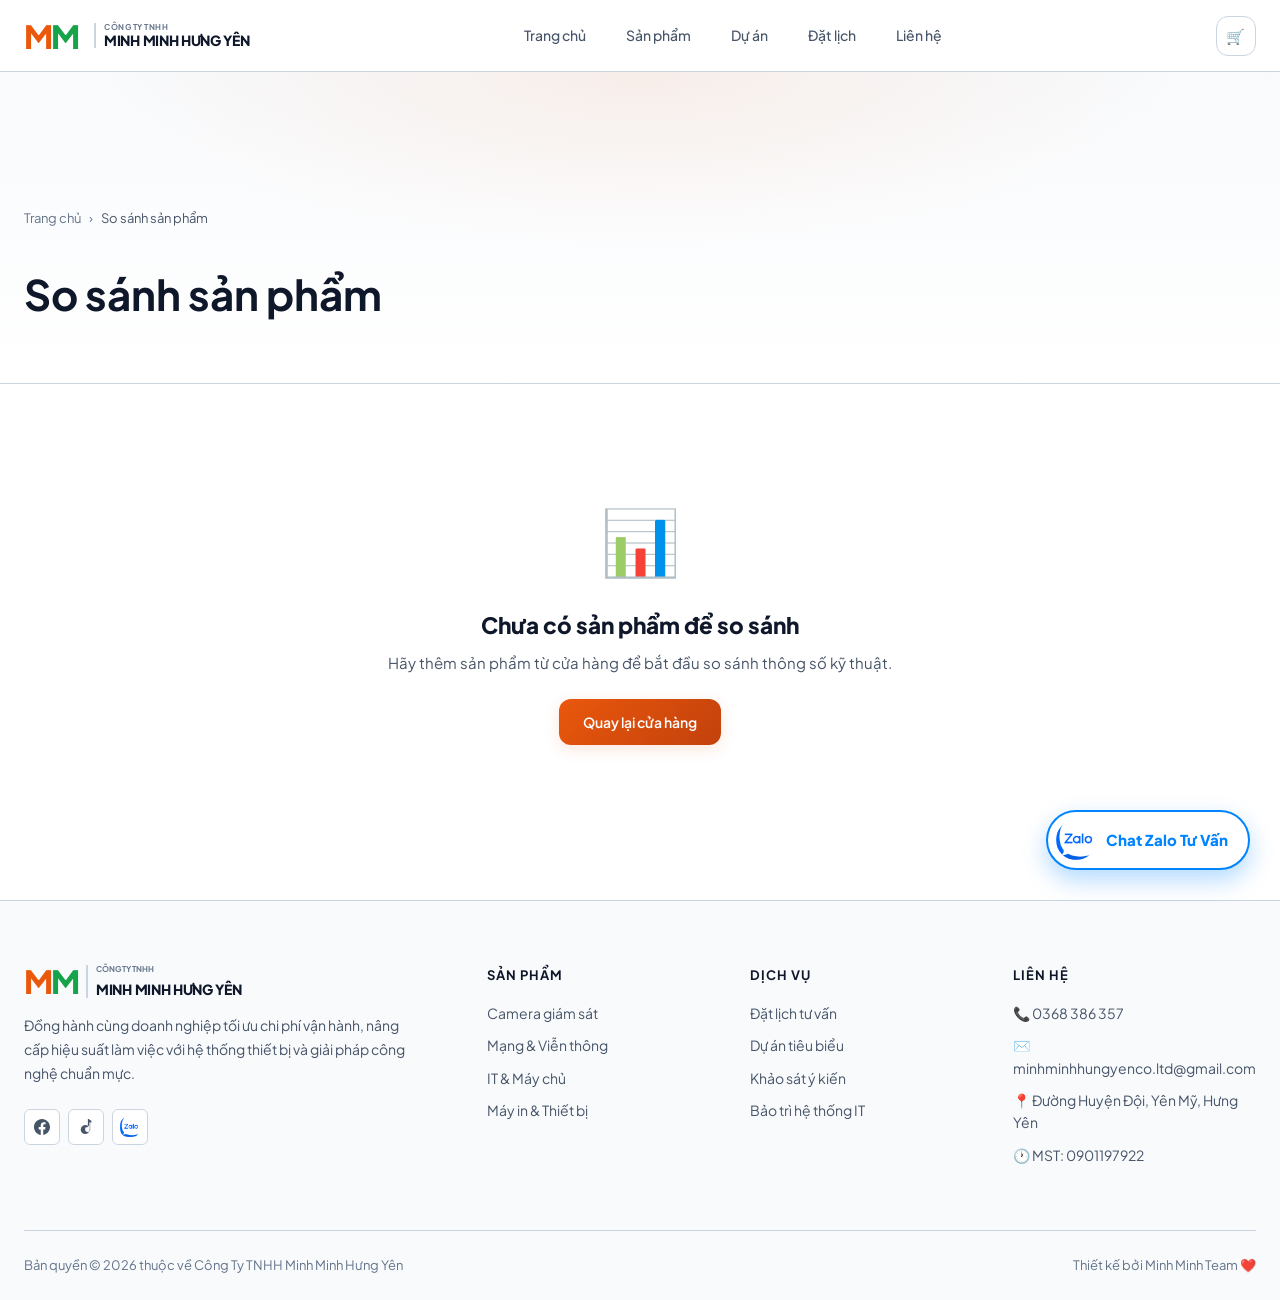
<file: compare.html>
<!DOCTYPE html>
<html lang="vi">
<head>
  <meta charset="UTF-8">
  <meta name="viewport" content="width=device-width, initial-scale=1.0">
  <title>So sánh sản phẩm — Minh Minh Hưng Yên</title>
  <meta name="description" content="So sánh thông số kỹ thuật và giá bán của các thiết bị mạng, camera, máy tính tại Minh Minh Hưng Yên.">
  <link rel="preconnect" href="https://fonts.googleapis.com">
  <link href="https://fonts.googleapis.com/css2?family=Plus+Jakarta+Sans:wght@400;500;600;700;800;900&display=swap" rel="stylesheet">
  <link rel="stylesheet" href="css/main.css">
  <style>
    .compare-page { padding-top: var(--nav-height); min-height: 100vh; }
    .compare-container { padding: var(--space-xl) 0; }
    
    .compare-table-wrapper {
      background: var(--bg-surface);
      border: 1px solid var(--border);
      border-radius: var(--radius-lg);
      overflow-x: auto;
      box-shadow: var(--shadow-sm);
      margin-top: var(--space-lg);
    }
    
    .compare-table {
      width: 100%;
      border-collapse: collapse;
      min-width: 600px;
    }
    
    .compare-table th, .compare-table td {
      padding: var(--space-md) var(--space-lg);
      border-bottom: 1px solid var(--border);
      font-size: 14px;
      vertical-align: top;
    }
    
    .compare-table th {
      background: var(--bg-elevated);
      font-weight: 700;
      color: var(--text-primary);
      text-align: left;
      width: 200px;
      position: sticky;
      left: 0;
      z-index: 5;
      border-right: 1px solid var(--border);
      text-transform: uppercase;
      font-size: 12px;
      letter-spacing: 0.5px;
    }
    
    .compare-table td {
      color: var(--text-secondary);
      text-align: center;
      width: calc((100% - 200px) / 3);
      border-right: 1px solid rgba(0,0,0,0.05);
    }
    
    .compare-table td:last-child {
      border-right: none;
    }
    
    .compare-product-img {
      height: 120px;
      display: flex;
      align-items: center;
      justify-content: center;
      font-size: 50px;
      background: var(--bg-elevated);
      border-radius: var(--radius-md);
      margin-bottom: 12px;
      position: relative;
    }
    
    .compare-product-img img {
      height: 100%;
      object-fit: contain;
    }
    
    .compare-remove-btn {
      position: absolute;
      top: -6px; right: -6px;
      width: 24px; height: 24px;
      border-radius: 50%;
      background: var(--error);
      color: white;
      border: none;
      font-size: 14px;
      font-weight: 800;
      cursor: pointer;
      display: flex;
      align-items: center;
      justify-content: center;
      box-shadow: var(--shadow-sm);
      transition: var(--ease);
    }
    
    .compare-remove-btn:hover {
      transform: scale(1.1);
      background: #c53030;
    }
    
    .compare-product-name {
      font-size: 15px;
      font-weight: 700;
      color: var(--text-primary);
      margin-bottom: 6px;
      line-height: 1.4;
      display: -webkit-box;
      -webkit-line-clamp: 2;
      -webkit-box-orient: vertical;
      overflow: hidden;
      height: 42px;
    }
    
    .compare-price {
      font-size: 16px;
      font-weight: 800;
      color: var(--orange);
      margin-bottom: 12px;
    }
    
    .compare-section-title {
      background: var(--bg-hover) !important;
      color: var(--text-primary);
      font-weight: 800;
      text-transform: uppercase;
      font-size: 12px;
      letter-spacing: 1px;
    }
    
    .empty-compare {
      text-align: center;
      padding: var(--space-2xl) 0;
    }
    
    .empty-compare-icon {
      font-size: 64px;
      margin-bottom: var(--space-md);
    }
  </style>
</head>
<body>
  <div id="navbar-placeholder"></div>

  <div class="compare-page">
    <div class="page-header">
      <div class="container">
        <div class="breadcrumb">
          <a href="index.html">Trang chủ</a>
          <span class="breadcrumb-sep">›</span>
          <span class="breadcrumb-current">So sánh sản phẩm</span>
        </div>
        <h1 class="section-title" style="text-align:left;margin-bottom:0;">So sánh sản phẩm</h1>
      </div>
    </div>

    <div class="compare-container">
      <div class="container">
        <div id="compare-content">
          <!-- Dynamically populated or empty state -->
        </div>
      </div>
    </div>
  </div>

  <div id="footer-placeholder"></div>

  <script src="js/app.js"></script>
  <script>
    function renderComparePage() {
      const contentEl = document.getElementById('compare-content');
      const keys = Compare.getKeys();

      if (keys.length === 0) {
        contentEl.innerHTML = `
          <div class="empty-compare">
            <div class="empty-compare-icon">📊</div>
            <h2 style="font-weight: 800; margin-bottom: 8px; color: var(--text-primary);">Chưa có sản phẩm để so sánh</h2>
            <p style="color: var(--text-secondary); margin-bottom: var(--space-lg);">Hãy thêm sản phẩm từ cửa hàng để bắt đầu so sánh thông số kỹ thuật.</p>
            <a href="products.html" class="btn btn-primary">Quay lại cửa hàng</a>
          </div>
        `;
        return;
      }

      const products = keys.map(id => Store.getProduct(id)).filter(Boolean);

      // Collect all specs keys
      const specsKeys = [...new Set(products.flatMap(p => Object.keys(p.specs || {})))];

      let tableHtml = `
        <div class="compare-table-wrapper">
          <table class="compare-table">
            <thead>
              <tr>
                <th style="border-right: 1px solid var(--border);">Sản phẩm</th>
                ${products.map(p => {
                  const imgContent = p.imageUrl
                    ? `<img src="${p.imageUrl}" alt="${p.name}">`
                    : `<span>${p.images?.[0] || '📦'}</span>`;
                  return `
                    <td>
                      <div class="compare-product-img">
                        <button class="compare-remove-btn" onclick="removeCompare('${p.id}')" title="Xóa khỏi danh sách">×</button>
                        ${imgContent}
                      </div>
                      <div class="compare-product-name" title="${p.name}">${p.name}</div>
                      <div class="compare-price">${UI.formatPrice(p.price)}</div>
                      <button class="btn btn-primary btn-sm w-full" onclick="addToCart('${p.id}')">🛒 Thêm vào giỏ</button>
                    </td>
                  `;
                }).join('')}
                ${Array(3 - products.length).fill('').map(() => `
                  <td style="background: rgba(0,0,0,0.01); vertical-align: middle;">
                    <div style="color: var(--text-muted); font-size: 13px; font-weight: 600; padding: 40px 0;">
                      <a href="products.html" style="color: var(--orange); text-decoration: underline;">+ Thêm sản phẩm khác</a>
                    </div>
                  </td>
                `).join('')}
              </tr>
            </thead>
            <tbody>
              <tr>
                <th class="compare-section-title" colspan="4">Thông tin cơ bản</th>
              </tr>
              <tr>
                <th>Thương hiệu</th>
                ${products.map(p => `<td><strong style="color: var(--text-primary);">${p.brand || '—'}</strong></td>`).join('')}
                ${Array(3 - products.length).fill('').map(() => `<td>—</td>`).join('')}
              </tr>
              <tr>
                <th>Danh mục</th>
                ${products.map(p => `<td>${p.category || '—'}</td>`).join('')}
                ${Array(3 - products.length).fill('').map(() => `<td>—</td>`).join('')}
              </tr>
              
              <tr>
                <th class="compare-section-title" colspan="4">Thông số kỹ thuật</th>
              </tr>
              ${specsKeys.map(specKey => `
                <tr>
                  <th>${specKey}</th>
                  ${products.map(p => `<td>${p.specs?.[specKey] || '—'}</td>`).join('')}
                  ${Array(3 - products.length).fill('').map(() => `<td>—</td>`).join('')}
                </tr>
              `).join('')}
            </tbody>
          </table>
        </div>
      `;

      contentEl.innerHTML = tableHtml;
    }

    function removeCompare(id) {
      Compare.toggle(id);
      renderComparePage();
    }

    function addToCart(id) {
      const p = Store.getProduct(id);
      if (!p) return;
      Cart.addItem(p);
      UI.toast(`Đã thêm "${p.name}" vào giỏ hàng!`, 'success');
    }

    document.addEventListener('DOMContentLoaded', () => {
      renderComparePage();
    });
  </script>
</body>
</html>
</file>
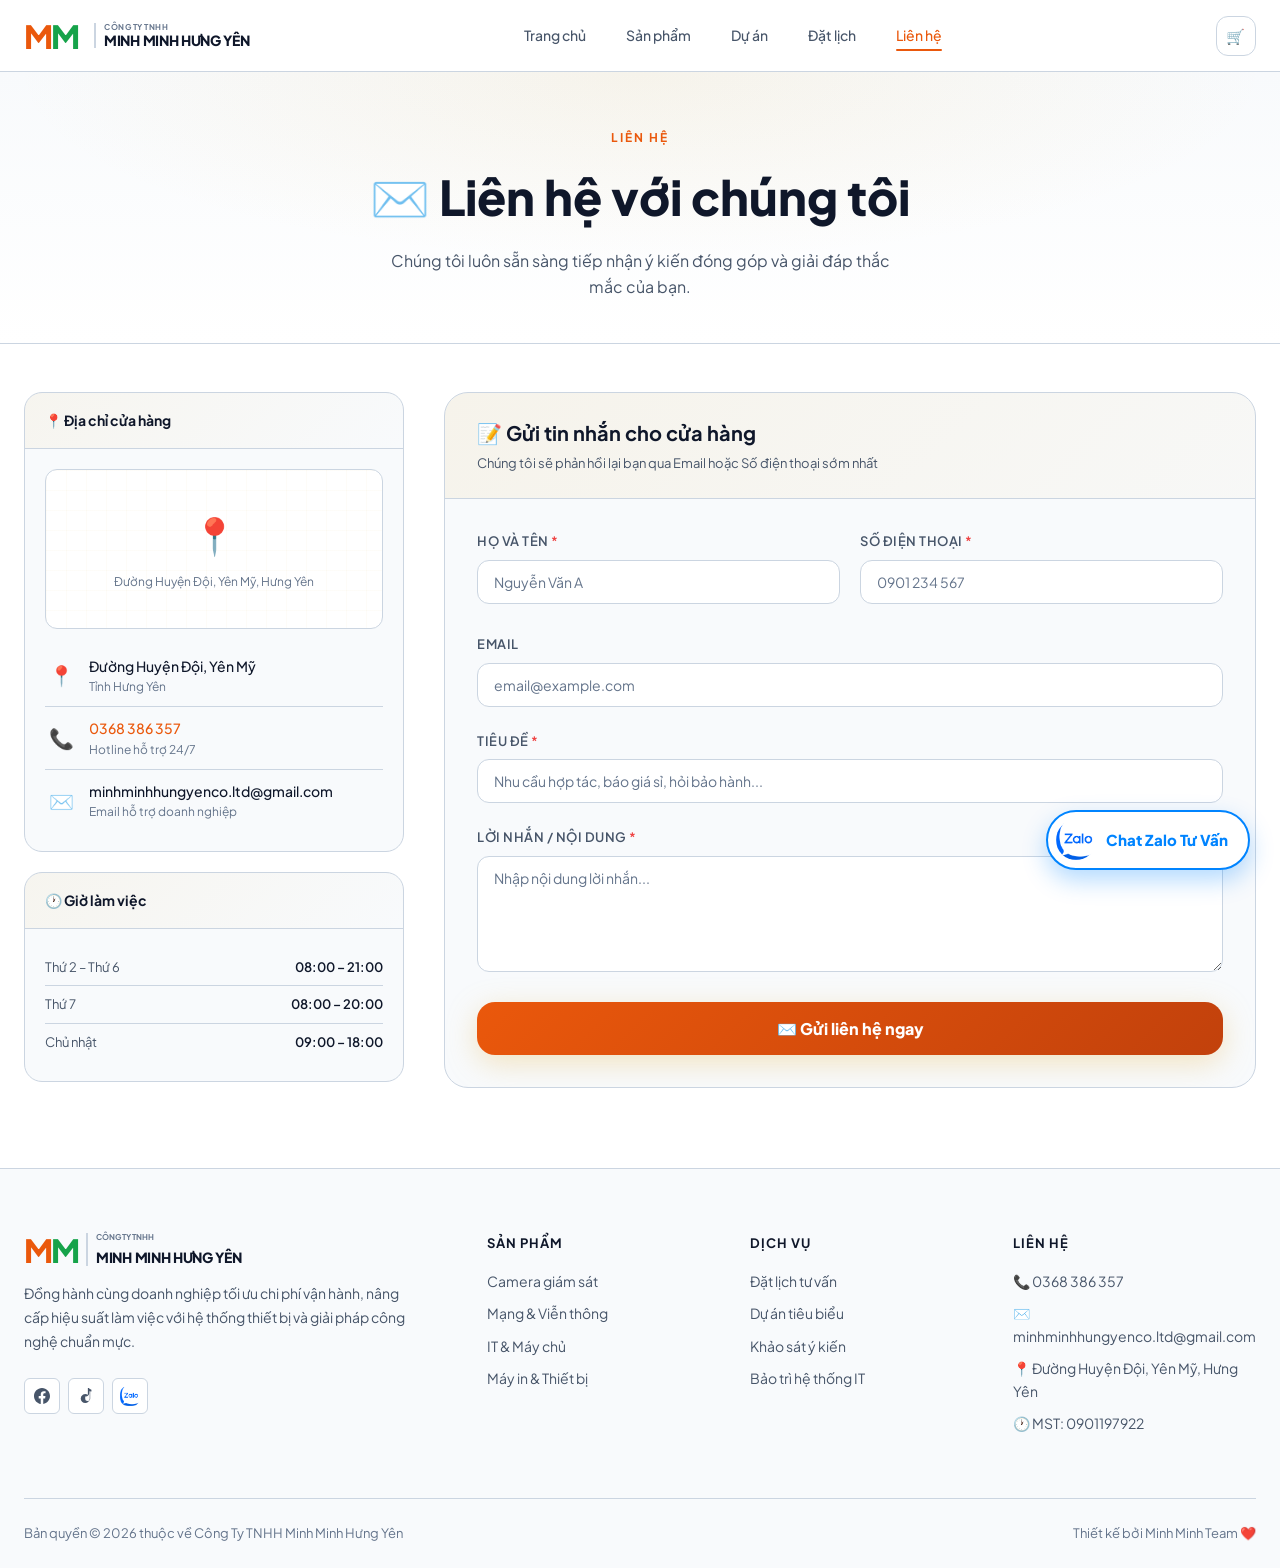
<file: contact.html>
<!DOCTYPE html>
<html lang="vi">
<head>
  <meta charset="UTF-8">
  <meta name="viewport" content="width=device-width, initial-scale=1.0">
  <title>Liên hệ – Minh Minh Hưng Yên</title>
  <link rel="stylesheet" href="css/main.css">
  <link rel="manifest" href="manifest.json">
  <style>
    .contact-page { padding-top: var(--nav-height); min-height: 100vh; }
    
    .contact-header {
      padding: 56px 0 44px;
      background: linear-gradient(180deg, var(--bg-surface) 0%, var(--bg-base) 100%);
      border-bottom: 1px solid var(--border);
      position: relative; overflow: hidden; text-align: center;
    }
    .contact-header::before {
      content: ''; position: absolute; inset: 0;
      background: radial-gradient(ellipse 70% 100% at 50% 0%, rgba(228,182,83,0.1) 0%, transparent 70%);
    }
    .contact-header-inner { position: relative; }
    .contact-title { font-family: var(--font-ui); font-size: clamp(28px,5vw,48px); font-weight: 800; color: var(--text-primary); margin-bottom: 12px; }
    .contact-subtitle { font-size: 16px; color: var(--text-secondary); max-width: 500px; margin: 0 auto; line-height: 1.6; }

    .contact-layout {
      display: grid;
      grid-template-columns: 380px 1fr;
      gap: 40px;
      padding: 48px 0 80px;
      align-items: start;
    }

    /* Info sidebar */
    .contact-info-list { display: flex; flex-direction: column; gap: 20px; }
    .info-card { background: var(--bg-surface); border: 1px solid var(--border); border-radius: var(--radius-lg); overflow: hidden; transition: var(--ease); }
    .info-card:hover { border-color: var(--border-gold); }
    .info-card-header {
      padding: 16px 20px;
      background: linear-gradient(135deg, rgba(228,182,83,0.08), transparent);
      border-bottom: 1px solid var(--border);
      font-size: 14px; font-weight: 700; color: var(--text-primary);
      display: flex; align-items: center; gap: 10px;
    }
    .info-card-body { padding: 20px; }

    .map-placeholder {
      width: 100%; height: 160px;
      background: var(--bg-elevated); border: 1px solid var(--border);
      border-radius: var(--radius-md);
      display: flex; align-items: center; justify-content: center;
      flex-direction: column; gap: 8px; margin-bottom: 16px;
      position: relative; overflow: hidden;
    }
    .map-placeholder::before {
      content: ''; position: absolute; inset: 0;
      background:
        linear-gradient(rgba(228,182,83,0.04) 1px, transparent 1px),
        linear-gradient(90deg, rgba(228,182,83,0.04) 1px, transparent 1px);
      background-size: 20px 20px;
    }
    .map-pin { position: relative; z-index: 1; font-size: 36px; }
    .map-label { position: relative; z-index: 1; font-size: 12px; color: var(--text-muted); }

    .contact-row { display: flex; align-items: center; gap: 12px; padding: 10px 0; font-size: 14px; }
    .contact-row:not(:last-child) { border-bottom: 1px solid var(--border); }
    .contact-icon { font-size: 20px; width: 32px; text-align: center; flex-shrink: 0; }
    .contact-value { color: var(--text-primary); font-weight: 500; }
    .contact-sub { font-size: 12px; color: var(--text-muted); }

    .hours-row { display: flex; justify-content: space-between; align-items: center; padding: 8px 0; font-size: 13px; }
    .hours-row:not(:last-child) { border-bottom: 1px solid var(--border); }
    .hours-day { color: var(--text-secondary); }
    .hours-time { color: var(--text-primary); font-weight: 600; }

    /* Form Card */
    .contact-form-card {
      background: var(--bg-surface); border: 1px solid var(--border);
      border-radius: var(--radius-xl); overflow: hidden;
    }
    .form-card-header {
      padding: 24px 32px;
      background: linear-gradient(135deg, rgba(228,182,83,0.1), rgba(228,182,83,0.03));
      border-bottom: 1px solid var(--border);
    }
    .form-card-header h2 { font-size: 20px; font-weight: 700; color: var(--text-primary); margin-bottom: 4px; }
    .form-card-header p  { font-size: 13px; color: var(--text-secondary); }
    .form-card-body { padding: 32px; }
    .form-grid-2 { display: grid; grid-template-columns: 1fr 1fr; gap: 20px; }

    .btn-submit {
      width: 100%; padding: 16px;
      background: linear-gradient(135deg, var(--gold), var(--gold-dark));
      border: none; border-radius: var(--radius-lg);
      color: var(--bg-base); font-size: 16px; font-weight: 800;
      cursor: pointer; transition: var(--ease); font-family: var(--font-main);
      box-shadow: 0 8px 30px rgba(228,182,83,0.35);
      display: flex; align-items: center; justify-content: center; gap: 10px;
    }
    .btn-submit:hover { transform: translateY(-2px); box-shadow: 0 12px 40px rgba(228,182,83,0.45); }

    @media (max-width: 900px) {
      .contact-layout { grid-template-columns: 1fr; }
      .form-grid-2 { grid-template-columns: 1fr; }
    }
  </style>
</head>
<body>
  <div id="navbar-placeholder"></div>

  <div class="contact-page">
    <div class="contact-header">
      <div class="container">
        <div class="contact-header-inner">
          <div class="section-eyebrow" style="margin-bottom:12px;">Liên hệ</div>
          <h1 class="contact-title">✉️ Liên hệ với chúng tôi</h1>
          <p class="contact-subtitle">Chúng tôi luôn sẵn sàng tiếp nhận ý kiến đóng góp và giải đáp thắc mắc của bạn.</p>
        </div>
      </div>
    </div>

    <div class="container">
      <div class="contact-layout">
        <!-- INFO PANEL -->
        <div class="contact-info-list">
          <div class="info-card">
            <div class="info-card-header">📍 Địa chỉ cửa hàng</div>
            <div class="info-card-body">
              <div class="map-placeholder">
                <div class="map-pin">📍</div>
                <div class="map-label">Đường Huyện Đội, Yên Mỹ, Hưng Yên</div>
              </div>
              <div class="contact-row">
                <div class="contact-icon">📍</div>
                <div>
                  <div class="contact-value">Đường Huyện Đội, Yên Mỹ</div>
                  <div class="contact-sub">Tỉnh Hưng Yên</div>
                </div>
              </div>
              <div class="contact-row">
                <div class="contact-icon">📞</div>
                <div>
                  <div class="contact-value"><a href="tel:0368386357" style="color:var(--gold);">0368 386 357</a></div>
                  <div class="contact-sub">Hotline hỗ trợ 24/7</div>
                </div>
              </div>
              <div class="contact-row">
                <div class="contact-icon">✉️</div>
                <div>
                  <div class="contact-value">minhminhhungyenco.ltd@gmail.com</div>
                  <div class="contact-sub">Email hỗ trợ doanh nghiệp</div>
                </div>
              </div>
            </div>
          </div>

          <div class="info-card">
            <div class="info-card-header">🕐 Giờ làm việc</div>
            <div class="info-card-body">
              <div class="hours-row">
                <span class="hours-day">Thứ 2 – Thứ 6</span>
                <span class="hours-time">08:00 – 21:00</span>
              </div>
              <div class="hours-row">
                <span class="hours-day">Thứ 7</span>
                <span class="hours-time">08:00 – 20:00</span>
              </div>
              <div class="hours-row">
                <span class="hours-day">Chủ nhật</span>
                <span class="hours-time">09:00 – 18:00</span>
              </div>
            </div>
          </div>
        </div>

        <!-- FORM CARD -->
        <div class="contact-form-card">
          <div class="form-card-header">
            <h2>📝 Gửi tin nhắn cho cửa hàng</h2>
            <p>Chúng tôi sẽ phản hồi lại bạn qua Email hoặc Số điện thoại sớm nhất</p>
          </div>
          <div class="form-card-body">
            <form id="contact-form" onsubmit="submitContact(event)" novalidate>
              <div class="form-grid-2">
                <div class="form-group">
                  <label class="form-label">Họ và tên <span style="color:var(--error)">*</span></label>
                  <input type="text" class="form-control" id="c-name" placeholder="Nguyễn Văn A" required>
                  <div class="form-error" id="cerr-name"></div>
                </div>
                <div class="form-group">
                  <label class="form-label">Số điện thoại <span style="color:var(--error)">*</span></label>
                  <input type="tel" class="form-control" id="c-phone" placeholder="0901 234 567" required>
                  <div class="form-error" id="cerr-phone"></div>
                </div>
              </div>

              <div class="form-group">
                <label class="form-label">Email</label>
                <input type="email" class="form-control" id="c-email" placeholder="email@example.com">
              </div>

              <div class="form-group">
                <label class="form-label">Tiêu đề <span style="color:var(--error)">*</span></label>
                <input type="text" class="form-control" id="c-subject" placeholder="Nhu cầu hợp tác, báo giá sỉ, hỏi bảo hành..." required>
                <div class="form-error" id="cerr-subject"></div>
              </div>

              <div class="form-group">
                <label class="form-label">Lời nhắn / Nội dung <span style="color:var(--error)">*</span></label>
                <textarea class="form-control" id="c-message" rows="5" placeholder="Nhập nội dung lời nhắn..." required></textarea>
                <div class="form-error" id="cerr-message"></div>
              </div>

              <div style="margin-top:8px;">
                <button type="submit" class="btn-submit">✉️ Gửi liên hệ ngay</button>
              </div>
            </form>
          </div>
        </div>
      </div>
    </div>
  </div>

  <div id="footer-placeholder"></div>
  <script src="js/app.js"></script>
  <script>
    function submitContact(e) {
      e.preventDefault();
      const name = document.getElementById('c-name').value.trim();
      const phone = document.getElementById('c-phone').value.trim();
      const email = document.getElementById('c-email').value.trim();
      const subject = document.getElementById('c-subject').value.trim();
      const message = document.getElementById('c-message').value.trim();

      // Clear previous errors
      ['name','phone','subject','message'].forEach(f => {
        const el = document.getElementById('cerr-'+f);
        if (el) el.textContent = '';
      });

      let valid = true;
      if (!name) { document.getElementById('cerr-name').textContent = 'Vui lòng nhập họ tên'; valid = false; }
      if (!phone || !/^(0|\+84)[0-9]{8,9}$/.test(phone.replace(/\s/g,''))) {
        document.getElementById('cerr-phone').textContent = 'Số điện thoại không hợp lệ'; valid = false;
      }
      if (!subject) { document.getElementById('cerr-subject').textContent = 'Vui lòng nhập tiêu đề'; valid = false; }
      if (!message) { document.getElementById('cerr-message').textContent = 'Vui lòng nhập nội dung lời nhắn'; valid = false; }
      if (!valid) return;

      const contacts = JSON.parse(localStorage.getItem('mm_contacts') || '[]');
      contacts.unshift({
        id: 'CT' + Date.now(),
        name, phone, email, subject, message,
        status: 'unread',
        createdAt: new Date().toISOString(),
      });
      localStorage.setItem('mm_contacts', JSON.stringify(contacts));

      // Also save to mm_bookings so it is manageable under consultations in admin
      const bookings = JSON.parse(localStorage.getItem('mm_bookings') || '[]');
      bookings.unshift({
        id: 'BK' + Date.now(),
        name, phone,
        email: email || '',
        type: 'other',
        date: new Date().toISOString().split('T')[0],
        time: new Date().toTimeString().slice(0, 5),
        desc: `[Liên hệ từ trang liên hệ - Tiêu đề: ${subject}] ${message}`,
        status: 'pending',
        createdAt: new Date().toISOString(),
      });
      localStorage.setItem('mm_bookings', JSON.stringify(bookings));

      // Send to email via FormSubmit AJAX
      fetch("https://formsubmit.co/ajax/minhminhhungyenco.ltd@gmail.com", {
        method: "POST",
        headers: { 
          'Content-Type': 'application/json',
          'Accept': 'application/json'
        },
        body: JSON.stringify({
          "Tiêu đề": "YÊU CẦU LIÊN HỆ MỚI (Trang Liên Hệ)",
          "Họ tên": name,
          "Số điện thoại": phone,
          "Email liên hệ": email || 'Không có',
          "Chủ đề liên hệ": subject,
          "Lời nhắn / Nội dung": message
        })
      }).catch(err => console.error("Email send failed:", err));

      UI.toast('🎉 Gửi liên hệ thành công! Chúng tôi sẽ phản hồi bạn sớm nhất.', 'success', 5000);
      document.getElementById('contact-form').reset();
      window.scrollTo({ top: 0, behavior: 'smooth' });
    }
  </script>
</body>
</html>
</file>
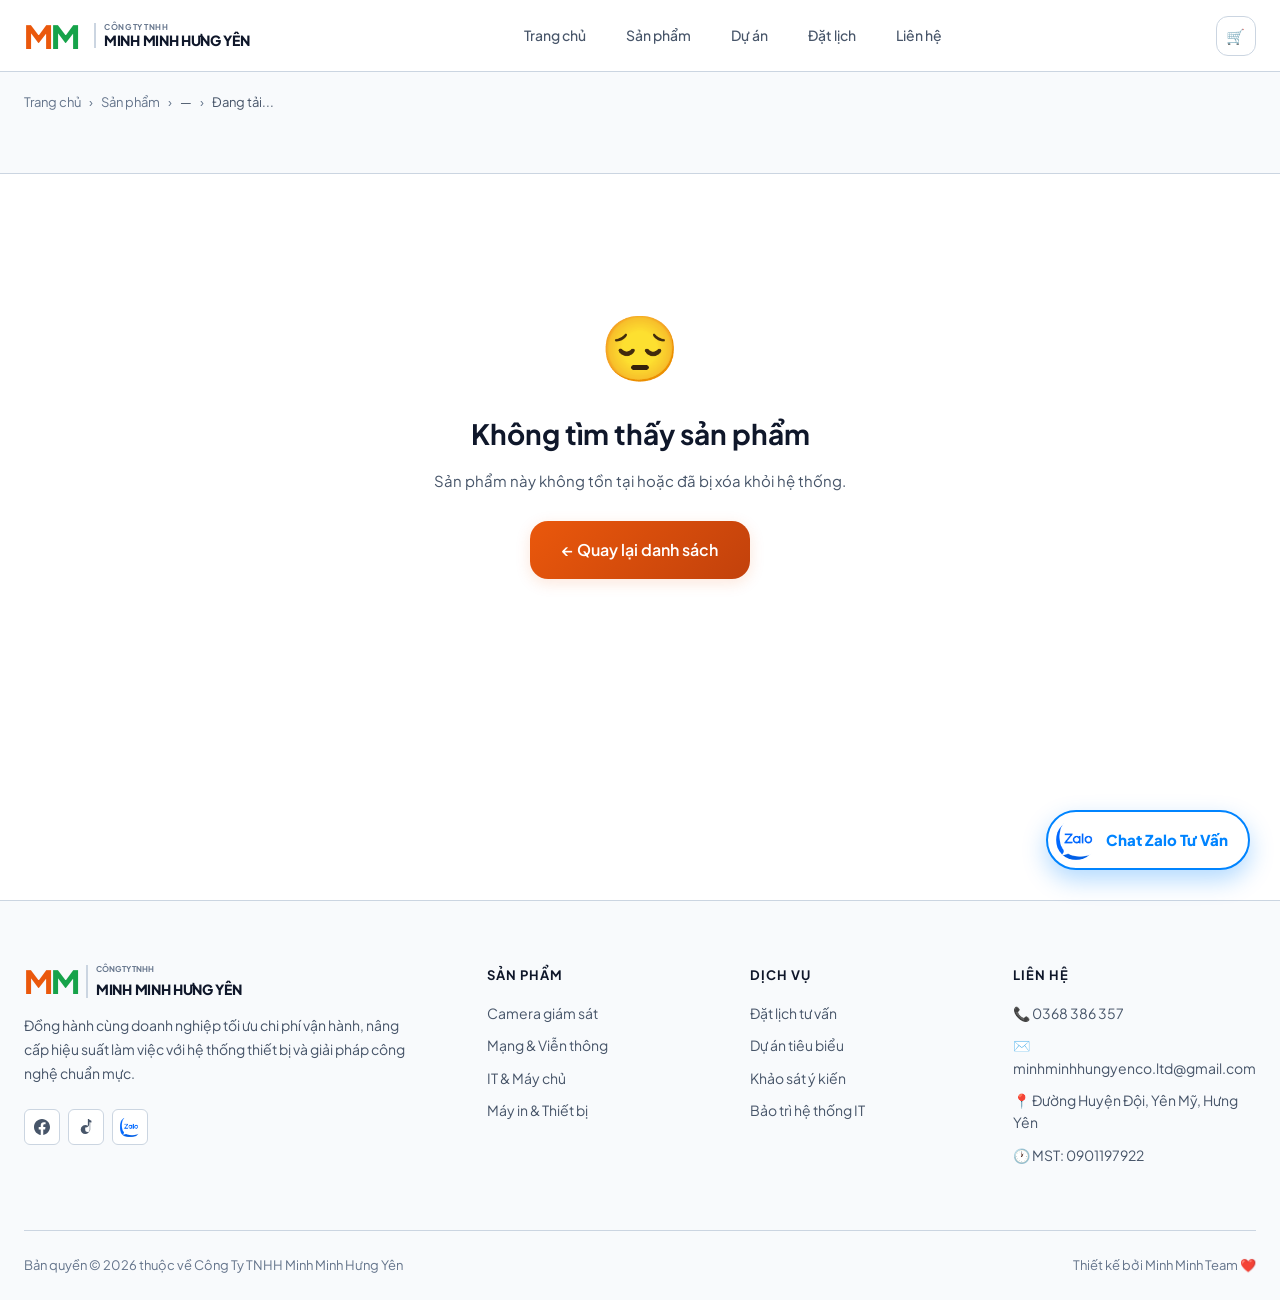
<file: product.html>
<!DOCTYPE html>
<html lang="vi">
<head>
  <meta charset="UTF-8">
  <meta name="viewport" content="width=device-width, initial-scale=1.0">
  <title>Chi tiết sản phẩm – Minh Minh Hưng Yên</title>
  <link rel="stylesheet" href="css/main.css">
  <link rel="manifest" href="manifest.json">
  <style>
    .product-detail-page { padding-top: var(--nav-height); min-height: 100vh; }

    .detail-header {
      padding: 20px 0;
      background: var(--bg-surface);
      border-bottom: 1px solid var(--border);
    }

    .detail-layout {
      display: grid;
      grid-template-columns: 1fr 1fr;
      gap: 48px;
      padding: 40px 0 0;
    }

    .product-main-img {
      aspect-ratio: 1/1;
      background: var(--bg-surface);
      border: 1px solid var(--border);
      border-radius: var(--radius-xl);
      display: flex;
      align-items: center;
      justify-content: center;
      font-size: 120px;
      margin-bottom: 16px;
      position: relative;
      overflow: hidden;
      transition: var(--ease);
    }
    .product-main-img::before {
      content: '';
      position: absolute; inset: 0;
      background: radial-gradient(circle at center, rgba(228,182,83,0.05) 0%, transparent 70%);
    }
    .product-main-img:hover { border-color: var(--border-gold); }

    .discount-ribbon {
      position: absolute; top: 20px; left: 20px;
      background: var(--error); color: white;
      font-size: 14px; font-weight: 700;
      padding: 6px 14px; border-radius: var(--radius-sm);
    }

    .gallery-thumbs { display: flex; gap: 12px; flex-wrap: wrap; }
    .thumb {
      width: 72px; height: 72px;
      background: var(--bg-elevated);
      border: 2px solid var(--border);
      border-radius: var(--radius-md);
      display: flex; align-items: center; justify-content: center;
      font-size: 28px; cursor: pointer; transition: var(--ease);
    }
    .thumb.active, .thumb:hover { border-color: var(--gold); background: var(--gold-glow); }

    .detail-brand { display: inline-flex; align-items: center; gap: 8px; margin-bottom: 8px; }
    .brand-badge {
      padding: 4px 12px;
      background: var(--gold-glow);
      border: 1px solid var(--border-gold);
      border-radius: var(--radius-full);
      font-size: 12px; font-weight: 700; color: var(--gold);
      text-transform: uppercase; letter-spacing: 0.5px;
    }
    .cat-badge {
      padding: 4px 12px;
      background: rgba(0,212,255,0.08);
      border: 1px solid rgba(0,212,255,0.2);
      border-radius: var(--radius-full);
      font-size: 12px; font-weight: 600; color: var(--cyan);
    }

    .detail-name {
      font-family: var(--font-ui);
      font-size: clamp(20px, 3vw, 28px);
      font-weight: 800; color: var(--text-primary);
      line-height: 1.3; margin-bottom: 16px;
    }

    .detail-price-row {
      display: flex; align-items: baseline; gap: 12px; margin-bottom: 8px;
    }
    .detail-price {
      font-family: var(--font-ui);
      font-size: 32px; font-weight: 800; color: var(--gold);
    }
    .detail-original-price {
      font-size: 18px; color: var(--text-muted); text-decoration: line-through;
    }
    .detail-discount-badge {
      padding: 4px 10px;
      background: rgba(239,68,68,0.15);
      border: 1px solid rgba(239,68,68,0.3);
      border-radius: var(--radius-sm);
      font-size: 13px; font-weight: 700; color: var(--error);
    }

    .stock-badge {
      display: inline-flex; align-items: center; gap: 6px;
      padding: 6px 14px;
      border-radius: var(--radius-full);
      font-size: 13px; font-weight: 600; margin-bottom: 20px;
    }
    .stock-in { background: rgba(16,185,129,0.15); border: 1px solid rgba(16,185,129,0.3); color: var(--success); }
    .stock-out { background: rgba(239,68,68,0.15); border: 1px solid rgba(239,68,68,0.3); color: var(--error); }

    .detail-desc {
      font-size: 14px; color: var(--text-secondary);
      line-height: 1.7; margin-bottom: 24px;
      padding: 16px; background: var(--bg-elevated);
      border-radius: var(--radius-md);
      border-left: 3px solid var(--border-gold);
    }

    .qty-section { margin-bottom: 20px; }
    .qty-label { font-size: 13px; font-weight: 600; color: var(--text-secondary); text-transform: uppercase; letter-spacing: 0.5px; margin-bottom: 10px; }
    .qty-control {
      display: inline-flex; align-items: center;
      background: var(--bg-elevated); border: 1px solid var(--border);
      border-radius: var(--radius-md); overflow: hidden;
    }
    .qty-btn {
      width: 44px; height: 44px;
      background: none; border: none;
      color: var(--text-secondary); font-size: 20px;
      cursor: pointer; transition: var(--ease);
      display: flex; align-items: center; justify-content: center;
    }
    .qty-btn:hover { background: var(--gold-glow); color: var(--gold); }
    .qty-input {
      width: 60px; height: 44px;
      background: none; border: none;
      color: var(--text-primary); font-size: 16px; font-weight: 700;
      text-align: center; font-family: var(--font-main); outline: none;
    }

    .detail-actions { display: flex; gap: 12px; margin-bottom: 24px; }
    .btn-add-cart {
      flex: 1; padding: 14px 20px;
      background: var(--bg-elevated);
      border: 1px solid var(--border-gold);
      border-radius: var(--radius-lg);
      color: var(--gold); font-size: 15px; font-weight: 700;
      cursor: pointer; transition: var(--ease); font-family: var(--font-main);
      display: flex; align-items: center; justify-content: center; gap: 8px;
    }
    .btn-add-cart:hover { background: var(--gold-glow); transform: translateY(-1px); }
    .btn-add-cart:disabled { opacity: 0.4; cursor: not-allowed; }
    .btn-buy-now {
      flex: 1; padding: 14px 20px;
      background: linear-gradient(135deg, var(--gold), var(--gold-dark));
      border: none; border-radius: var(--radius-lg);
      color: var(--bg-base); font-size: 15px; font-weight: 700;
      cursor: pointer; transition: var(--ease); font-family: var(--font-main);
      display: flex; align-items: center; justify-content: center; gap: 8px;
      box-shadow: 0 6px 20px rgba(228,182,83,0.3);
    }
    .btn-buy-now:hover { transform: translateY(-1px); box-shadow: 0 10px 30px rgba(228,182,83,0.4); }
    .btn-buy-now:disabled { opacity: 0.4; cursor: not-allowed; }

    .feature-tags { display: flex; gap: 8px; flex-wrap: wrap; }
    .feature-tag {
      display: inline-flex; align-items: center; gap: 6px;
      padding: 7px 14px;
      background: var(--bg-elevated);
      border: 1px solid var(--border);
      border-radius: var(--radius-full);
      font-size: 12px; font-weight: 600; color: var(--text-secondary);
      transition: var(--ease);
    }
    .feature-tag:hover { border-color: var(--border-gold); color: var(--gold); }

    .detail-tabs { margin-top: 48px; }
    .tabs-nav { display: flex; gap: 4px; border-bottom: 1px solid var(--border); margin-bottom: 28px; }
    .tab-btn {
      padding: 12px 24px;
      background: none; border: none;
      font-size: 14px; font-weight: 600;
      color: var(--text-secondary); cursor: pointer;
      transition: var(--ease);
      border-bottom: 2px solid transparent;
      margin-bottom: -1px; font-family: var(--font-main);
    }
    .tab-btn.active { color: var(--gold); border-bottom-color: var(--gold); }
    .tab-btn:hover { color: var(--text-primary); }
    .tab-panel { display: none; }
    .tab-panel.active { display: block; }

    .specs-box { background: var(--bg-surface); border: 1px solid var(--border); border-radius: var(--radius-lg); overflow: hidden; }

    .related-section { padding: 48px 0 80px; }

    .error-state { text-align: center; padding: 120px var(--space-lg); }
    .error-state h2 { font-size: 28px; font-weight: 700; margin-bottom: 12px; }
    .error-state p { color: var(--text-secondary); margin-bottom: 28px; }

    @media (max-width: 900px) {
      .detail-layout { grid-template-columns: 1fr; gap: 24px; }
    }
    @media (max-width: 480px) {
      .detail-actions { flex-direction: column; }
      .detail-price { font-size: 26px; }
    }
  </style>
</head>
<body>
  <div id="navbar-placeholder"></div>

  <div class="product-detail-page">
    <div class="detail-header">
      <div class="container">
        <nav class="breadcrumb" id="breadcrumb">
          <a href="index.html">Trang chủ</a>
          <span class="breadcrumb-sep">›</span>
          <a href="products.html">Sản phẩm</a>
          <span class="breadcrumb-sep">›</span>
          <span class="breadcrumb-current" id="bc-cat">—</span>
          <span class="breadcrumb-sep">›</span>
          <span class="breadcrumb-current" id="bc-name">Đang tải...</span>
        </nav>
      </div>
    </div>

    <div class="container">
      <div id="error-state" class="error-state" style="display:none;">
        <div style="font-size:64px;margin-bottom:16px;">😔</div>
        <h2>Không tìm thấy sản phẩm</h2>
        <p>Sản phẩm này không tồn tại hoặc đã bị xóa khỏi hệ thống.</p>
        <a href="products.html" class="btn btn-primary btn-lg">← Quay lại danh sách</a>
      </div>

      <div id="product-detail" style="display:none;">
        <div class="detail-layout">
          <!-- IMAGE PANEL -->
          <div class="detail-image-panel">
            <div class="product-main-img">
              <span id="main-emoji" style="font-size:120px;">📦</span>
              <div class="discount-ribbon" id="discount-ribbon" style="display:none;"></div>
            </div>
            <div class="gallery-thumbs" id="gallery-thumbs"></div>
          </div>

          <!-- INFO PANEL -->
          <div class="detail-info-panel">
            <div class="detail-brand">
              <span class="brand-badge" id="p-brand">—</span>
              <span class="cat-badge" id="p-cat">—</span>
            </div>
            <h1 class="detail-name" id="p-name">—</h1>

            <div class="detail-price-row">
              <span class="detail-price" id="p-price">—</span>
              <span class="detail-original-price" id="p-orig-price" style="display:none;"></span>
              <span class="detail-discount-badge" id="p-discount" style="display:none;"></span>
            </div>

            <div id="p-stock" class="stock-badge stock-in">● Còn hàng</div>

            <p class="detail-desc" id="p-desc">—</p>

            <div class="qty-section">
              <div class="qty-label">Số lượng</div>
              <div class="qty-control">
                <button class="qty-btn" onclick="changeQty(-1)">−</button>
                <input type="number" class="qty-input" id="qty-input" value="1" min="1" max="99">
                <button class="qty-btn" onclick="changeQty(1)">+</button>
              </div>
            </div>

            <div class="detail-actions">
              <button class="btn-add-cart" id="btn-add-cart" onclick="addToCart()">🛒 Thêm vào giỏ hàng</button>
              <button class="btn-buy-now" id="btn-buy-now" onclick="buyNow()">⚡ Mua ngay</button>
            </div>

            <div class="feature-tags">
              <span class="feature-tag">🛡️ Bảo hành 12 tháng</span>
              <span class="feature-tag">✅ Hàng chính hãng</span>
              <span class="feature-tag">🚚 Giao hàng toàn quốc</span>
              <span class="feature-tag">🔄 Đổi trả 7 ngày</span>
            </div>
          </div>
        </div>

        <!-- TABS -->
        <div class="detail-tabs">
          <div class="tabs-nav">
            <button class="tab-btn active" onclick="switchTab('specs', this)">📋 Thông số kỹ thuật</button>
            <button class="tab-btn" onclick="switchTab('desc', this)">📝 Mô tả chi tiết</button>
          </div>
          <div class="tab-panel active" id="tab-specs">
            <div class="specs-box">
              <table class="specs-table" id="specs-table"><tbody></tbody></table>
            </div>
          </div>
          <div class="tab-panel" id="tab-desc">
            <div style="padding:24px;background:var(--bg-surface);border:1px solid var(--border);border-radius:var(--radius-lg);">
              <p id="full-desc" style="font-size:15px;color:var(--text-secondary);line-height:1.8;"></p>
            </div>
          </div>
        </div>
      </div>
    </div>

    <!-- RELATED PRODUCTS -->
    <div class="related-section" id="related-section" style="display:none;">
      <div class="container">
        <div class="divider-gold"></div>
        <div class="section-eyebrow" style="margin-bottom:8px;">Gợi ý cho bạn</div>
        <h2 class="section-title related-section" style="font-size:24px;padding:0;margin-bottom:24px;">Sản phẩm liên quan</h2>
        <div class="products-grid stagger" id="related-grid"></div>
      </div>
    </div>
  </div>

  <div id="footer-placeholder"></div>
  <script src="js/app.js"></script>
  <script>
    let currentProduct = null;

    document.addEventListener('DOMContentLoaded', () => {
      const params = new URLSearchParams(window.location.search);
      const id = params.get('id');
      if (!id) { showError(); return; }
      const product = Store.getProduct(id);
      if (!product) { showError(); return; }
      currentProduct = product;
      renderProduct(product);
      renderRelated(product);
    });

    function showError() {
      document.getElementById('error-state').style.display = 'block';
    }

    function renderProduct(p) {
      document.title = p.name + ' – Minh Minh Store';
      document.getElementById('bc-cat').textContent = p.category || '—';
      document.getElementById('bc-name').textContent = p.name.length > 30 ? p.name.slice(0, 30) + '…' : p.name;

      document.getElementById('main-emoji').textContent = p.images?.[0] || '📦';

      const disc = UI.discountPercent(p.price, p.originalPrice);
      if (disc > 0) {
        const ribbon = document.getElementById('discount-ribbon');
        ribbon.textContent = '-' + disc + '%';
        ribbon.style.display = '';
      }

      if (p.images && p.images.length > 0) {
        document.getElementById('gallery-thumbs').innerHTML = p.images.map((img, i) => `
          <div class="thumb ${i === 0 ? 'active' : ''}" onclick="selectThumb(this, '${img}')">${img}</div>
        `).join('');
      }

      document.getElementById('p-brand').textContent = p.brand || '—';
      document.getElementById('p-cat').textContent = p.category || '—';
      document.getElementById('p-name').textContent = p.name;
      document.getElementById('p-price').textContent = UI.formatPrice(p.price);
      document.getElementById('p-desc').textContent = p.description || '';
      document.getElementById('full-desc').textContent = p.description || '';

      if (window.location.pathname.includes('/admin/') && p.originalPrice && p.originalPrice > p.price) {
        document.getElementById('p-orig-price').textContent = UI.formatPrice(p.originalPrice);
        document.getElementById('p-orig-price').style.display = '';
        document.getElementById('p-discount').textContent = '-' + disc + '%';
        document.getElementById('p-discount').style.display = '';
      }

      const stockEl = document.getElementById('p-stock');
      if (p.stock <= 0) {
        stockEl.textContent = 'Hết hàng';
        stockEl.className = 'stock-badge stock-out';
        document.getElementById('btn-add-cart').disabled = true;
        document.getElementById('btn-buy-now').disabled = true;
      } else {
        stockEl.innerHTML = '● Còn hàng (' + p.stock + ' sản phẩm)';
        document.getElementById('qty-input').max = p.stock;
      }

      const tbody = document.querySelector('#specs-table tbody');
      if (p.specs && Object.keys(p.specs).length > 0) {
        tbody.innerHTML = Object.entries(p.specs).map(([k, v]) =>
          '<tr><td>' + k + '</td><td>' + v + '</td></tr>'
        ).join('');
      } else {
        tbody.innerHTML = '<tr><td colspan="2" style="text-align:center;color:var(--text-muted);padding:24px;">Chưa có thông số kỹ thuật</td></tr>';
      }

      document.getElementById('product-detail').style.display = '';
    }

    function renderRelated(p) {
      const related = Store.getProducts()
        .filter(r => r.active && r.id !== p.id && r.category === p.category)
        .slice(0, 4);
      if (related.length > 0) {
        document.getElementById('related-section').style.display = '';
        document.getElementById('related-grid').innerHTML = related.map(r => renderProductCard(r)).join('');
      }
    }

    function selectThumb(el, emoji) {
      document.querySelectorAll('.thumb').forEach(t => t.classList.remove('active'));
      el.classList.add('active');
      document.getElementById('main-emoji').textContent = emoji;
    }

    function changeQty(delta) {
      const input = document.getElementById('qty-input');
      const val = parseInt(input.value) + delta;
      const max = parseInt(input.max) || 99;
      input.value = Math.max(1, Math.min(max, val));
    }

    function addToCart() {
      if (!currentProduct) return;
      const qty = parseInt(document.getElementById('qty-input').value) || 1;
      Cart.addItem(currentProduct, qty);
      UI.toast('Đã thêm ' + qty + 'x "' + currentProduct.name + '" vào giỏ hàng!', 'success');
    }

    function buyNow() {
      if (!currentProduct) return;
      const qty = parseInt(document.getElementById('qty-input').value) || 1;
      Cart.addItem(currentProduct, qty);
      window.location.href = 'cart.html';
    }

    function switchTab(tab, btn) {
      document.querySelectorAll('.tab-btn').forEach(b => b.classList.remove('active'));
      document.querySelectorAll('.tab-panel').forEach(p => p.classList.remove('active'));
      btn.classList.add('active');
      document.getElementById('tab-' + tab).classList.add('active');
    }
  </script>
</body>
</html>
</file>
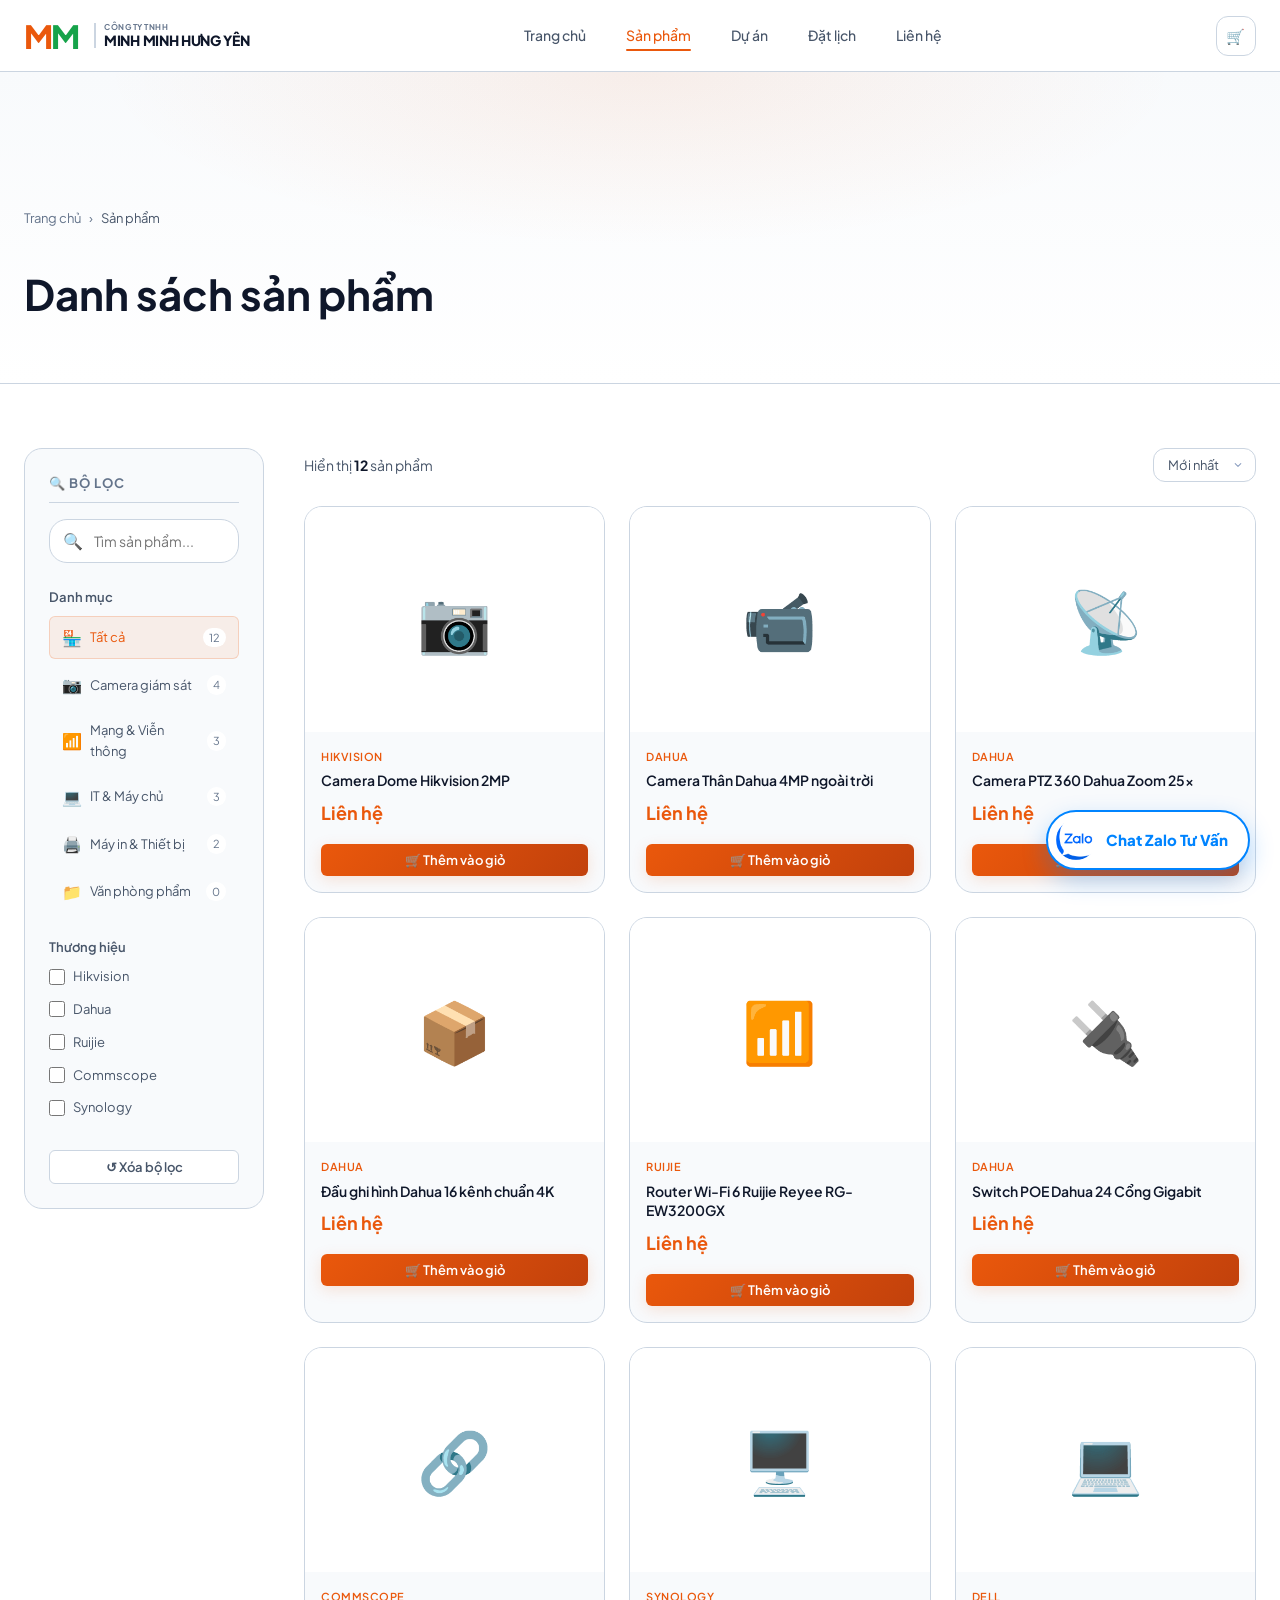
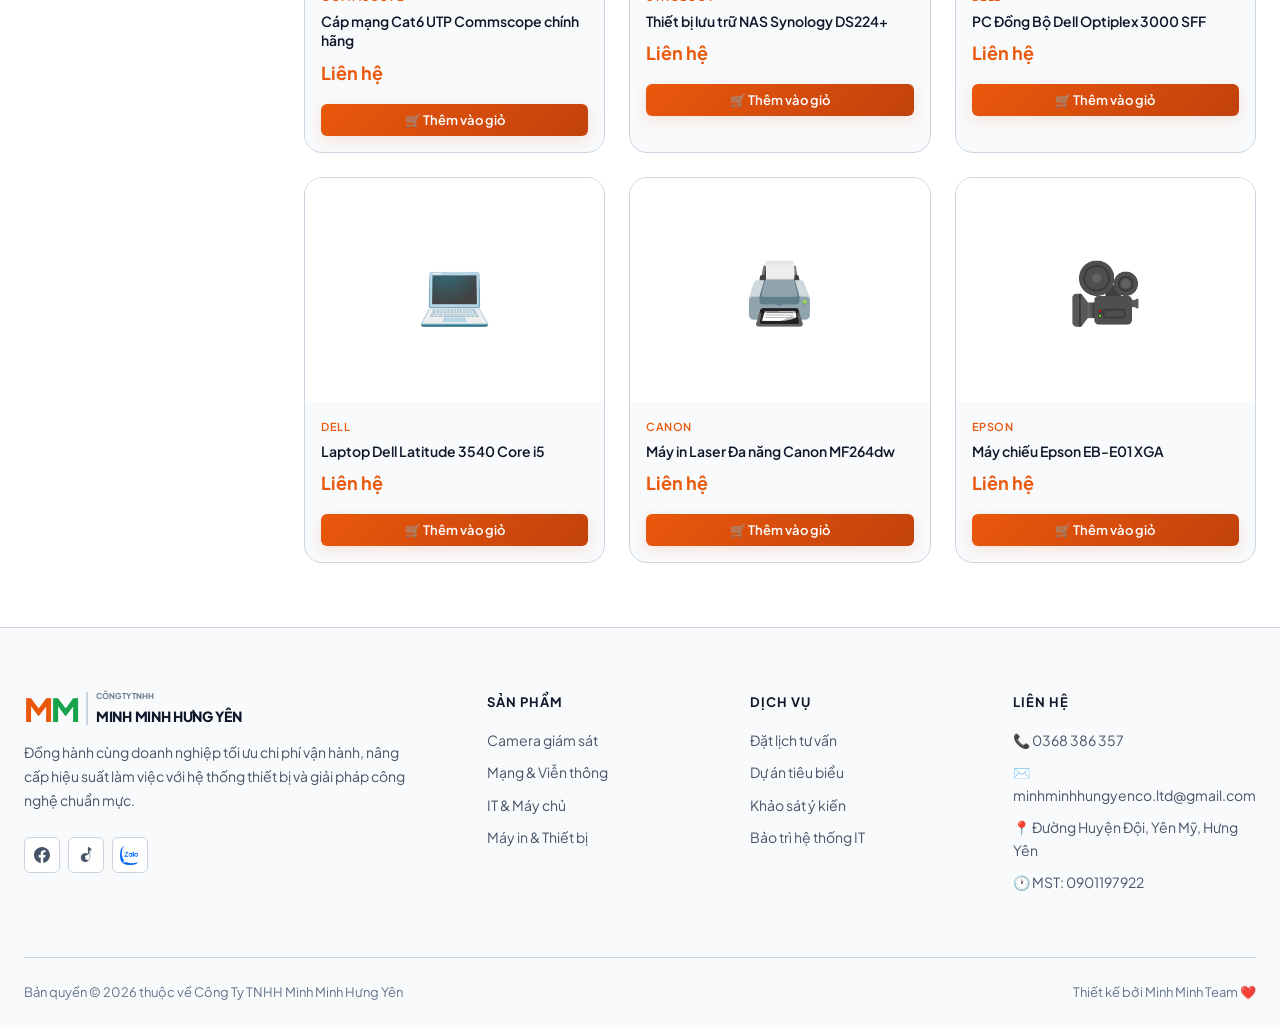
<file: products.html>
<!DOCTYPE html>
<html lang="vi">
<head>
  <meta charset="UTF-8">
  <meta name="viewport" content="width=device-width, initial-scale=1.0">
  <title>Sản phẩm – Minh Minh Hưng Yên</title>
  <meta name="description" content="Danh sách camera an ninh, thiết bị mạng, máy chủ và văn phòng phẩm chính hãng tại Minh Minh Hưng Yên.">
  <link rel="preconnect" href="https://fonts.googleapis.com">
  <link href="https://fonts.googleapis.com/css2?family=Plus+Jakarta+Sans:wght@400;500;600;700;800;900&display=swap" rel="stylesheet">
  <link rel="stylesheet" href="css/main.css">
  <link rel="manifest" href="manifest.json">
  <style>
    .products-page { padding-top: var(--nav-height); min-height: 100vh; }
    .products-layout {
      display: grid;
      grid-template-columns: 240px 1fr;
      gap: var(--space-xl);
      align-items: start;
    }
    /* FILTER SIDEBAR */
    .filter-sidebar {
      background: var(--bg-surface);
      border: 1px solid var(--border);
      border-radius: var(--radius-lg);
      padding: var(--space-lg);
      position: sticky;
      top: calc(var(--nav-height) + 20px);
    }
    .filter-title {
      font-size: 13px;
      font-weight: 700;
      color: var(--text-muted);
      text-transform: uppercase;
      letter-spacing: 1px;
      margin-bottom: var(--space-md);
      padding-bottom: var(--space-sm);
      border-bottom: 1px solid var(--border);
    }
    .filter-section { margin-bottom: var(--space-lg); }
    .filter-section-title {
      font-size: 13px;
      font-weight: 600;
      color: var(--text-secondary);
      margin-bottom: var(--space-sm);
    }
    .cat-chip {
      display: flex;
      align-items: center;
      gap: 8px;
      padding: 8px 12px;
      border-radius: var(--radius-sm);
      font-size: 13px;
      color: var(--text-secondary);
      cursor: pointer;
      transition: var(--ease);
      margin-bottom: 4px;
      border: 1px solid transparent;
    }
    .cat-chip:hover { background: var(--bg-elevated); color: var(--text-primary); }
    .cat-chip.active { background: var(--gold-glow); color: var(--gold); border-color: var(--border-gold); }
    .cat-chip-icon { font-size: 16px; }
    .cat-chip-count {
      margin-left: auto;
      font-size: 11px;
      color: var(--text-muted);
      background: var(--bg-elevated);
      padding: 1px 6px;
      border-radius: 99px;
    }
    /* Products area */
    .products-toolbar {
      display: flex;
      align-items: center;
      justify-content: space-between;
      margin-bottom: var(--space-lg);
      gap: var(--space-md);
      flex-wrap: wrap;
    }
    .products-count { font-size: 14px; color: var(--text-secondary); }
    .products-count strong { color: var(--text-primary); }
    .sort-select {
      padding: 8px 36px 8px 14px;
      background: var(--bg-elevated);
      border: 1px solid var(--border);
      border-radius: var(--radius-md);
      color: var(--text-secondary);
      font-size: 13px;
      font-family: var(--font-main);
      outline: none;
      appearance: none;
      background-image: url("data:image/svg+xml,%3csvg xmlns='http://www.w3.org/2000/svg' fill='none' viewBox='0 0 20 20'%3e%3cpath stroke='%238B9EC0' stroke-linecap='round' stroke-linejoin='round' stroke-width='1.5' d='M6 8l4 4 4-4'/%3e%3c/svg%3e");
      background-repeat: no-repeat;
      background-position: right 10px center;
      background-size: 14px;
      cursor: pointer;
      transition: var(--ease);
    }
    .sort-select:focus { border-color: var(--gold); }
    /* Price filter */
    .price-chip {
      display: inline-flex;
      align-items: center;
      padding: 5px 12px;
      background: var(--bg-elevated);
      border: 1px solid var(--border);
      border-radius: var(--radius-full);
      font-size: 12px;
      color: var(--text-secondary);
      cursor: pointer;
      transition: var(--ease);
      margin: 3px 3px 3px 0;
    }
    .price-chip.active, .price-chip:hover {
      background: var(--gold-glow);
      border-color: var(--border-gold);
      color: var(--gold);
    }
    /* Skeleton */
    .skeleton-card {
      background: var(--bg-surface);
      border: 1px solid var(--border);
      border-radius: var(--radius-lg);
      overflow: hidden;
    }
    .skeleton-img  { height: 180px; }
    .skeleton-body { padding: var(--space-md); }
    .skeleton-line { height: 12px; border-radius: 6px; margin-bottom: 10px; }
    .skeleton-line.short { width: 60%; }
    /* Mobile filter toggle */
    .filter-toggle-btn {
      display: none;
      align-items: center;
      gap: 8px;
      padding: 10px 16px;
      background: var(--bg-elevated);
      border: 1px solid var(--border);
      border-radius: var(--radius-md);
      color: var(--text-secondary);
      font-size: 14px;
      cursor: pointer;
      margin-bottom: var(--space-lg);
      font-family: var(--font-main);
    }
    @media (max-width: 768px) {
      .products-layout { grid-template-columns: 1fr; }
      .filter-sidebar {
        position: fixed;
        top: 0; left: 0; bottom: 0;
        width: 280px;
        z-index: 500;
        border-radius: 0;
        transform: translateX(-100%);
        transition: transform var(--ease);
        overflow-y: auto;
      }
      .filter-sidebar.open { transform: translateX(0); }
      .filter-toggle-btn { display: flex; }
      .filter-overlay {
        display: none;
        position: fixed;
        inset: 0;
        background: rgba(0,0,0,0.5);
        z-index: 499;
      }
      .filter-overlay.active { display: block; }
    }
  </style>
</head>
<body>
  <div id="navbar-placeholder"></div>

  <div class="products-page">
    <!-- Page Header -->
    <div class="page-header">
      <div class="container">
        <div class="breadcrumb">
          <a href="index.html">Trang chủ</a>
          <span class="breadcrumb-sep">›</span>
          <span class="breadcrumb-current">Sản phẩm</span>
        </div>
        <h1 class="section-title" style="text-align:left;margin-bottom:0;">Danh sách sản phẩm</h1>
      </div>
    </div>

    <div class="section-sm">
      <div class="container">
        <!-- Mobile filter toggle -->
        <button class="filter-toggle-btn" onclick="toggleFilterSidebar()">
          ☰ Bộ lọc & Danh mục
        </button>
        <div class="filter-overlay" id="filter-overlay" onclick="toggleFilterSidebar()"></div>

        <div class="products-layout">
          <!-- FILTER SIDEBAR -->
          <aside class="filter-sidebar" id="filter-sidebar">
            <div class="filter-title">🔍 Bộ lọc</div>

            <!-- Search -->
            <div class="filter-section">
              <div class="search-bar">
                <span class="search-bar-icon">🔍</span>
                <input type="text" id="search-input" placeholder="Tìm sản phẩm..." oninput="applyFilters()">
              </div>
            </div>

            <!-- Categories -->
            <div class="filter-section">
              <div class="filter-section-title">Danh mục</div>
              <div id="cat-list"></div>
            </div>

            <!-- Price range -->
            <div class="filter-section" style="display: none;">
              <div class="filter-section-title">Khoảng giá</div>
              <div id="price-list">
                <span class="price-chip active" data-min="0" data-max="0" onclick="selectPrice(this)">Tất cả</span>
                <span class="price-chip" data-min="0" data-max="500000" onclick="selectPrice(this)">Dưới 500k</span>
                <span class="price-chip" data-min="500000" data-max="2000000" onclick="selectPrice(this)">500k – 2tr</span>
                <span class="price-chip" data-min="2000000" data-max="10000000" onclick="selectPrice(this)">2tr – 10tr</span>
                <span class="price-chip" data-min="10000000" data-max="30000000" onclick="selectPrice(this)">10tr – 30tr</span>
                <span class="price-chip" data-min="30000000" data-max="999999999" onclick="selectPrice(this)">Trên 30tr</span>
              </div>
            </div>

            <!-- Brands -->
            <div class="filter-section">
              <div class="filter-section-title">Thương hiệu</div>
              <div id="brand-list" style="display: flex; flex-direction: column; gap: 8px; max-height: 160px; overflow-y: auto; padding-right: 4px; margin-top: 8px;">
                <!-- Loaded dynamically -->
              </div>
            </div>

            <!-- Reset -->
            <button class="btn btn-ghost w-full btn-sm" onclick="resetFilters()">↺ Xóa bộ lọc</button>
          </aside>

          <!-- PRODUCTS AREA -->
          <div>
            <div class="products-toolbar">
              <div class="products-count">Hiển thị <strong id="result-count">0</strong> sản phẩm</div>
              <select class="sort-select" id="sort-select" onchange="applyFilters()">
                <option value="newest">Mới nhất</option>
                <option value="name-az">Tên A–Z</option>
              </select>
            </div>

            <!-- Skeleton loading -->
            <div class="products-grid" id="skeleton-grid">
              ${Array(8).fill('').map(() => `
                <div class="skeleton-card">
                  <div class="skeleton skeleton-img"></div>
                  <div class="skeleton-body">
                    <div class="skeleton skeleton-line short"></div>
                    <div class="skeleton skeleton-line"></div>
                    <div class="skeleton skeleton-line" style="width:80%"></div>
                  </div>
                </div>
              `).join('')}
            </div>

            <!-- Actual products grid -->
            <div class="products-grid stagger" id="products-grid" style="display:none;"></div>

            <!-- Empty state -->
            <div class="empty-state" id="empty-state" style="display:none;">
              <div class="empty-state-icon">🔍</div>
              <h3>Không tìm thấy sản phẩm</h3>
              <p>Thử thay đổi bộ lọc hoặc từ khóa tìm kiếm khác</p>
              <button class="btn btn-outline" onclick="resetFilters()">Xóa bộ lọc</button>
            </div>
          </div>
        </div>
      </div>
    </div>
  </div>

  <div id="footer-placeholder"></div>

  <script src="js/app.js"></script>
  <script>
    let selectedCat = 'all';
    let selectedPriceMin = 0;
    let selectedPriceMax = 0;
    let selectedBrands = [];

    function init() {
      // Read URL param
      const urlParams = new URLSearchParams(window.location.search);
      const catParam = urlParams.get('cat');
      if (catParam) selectedCat = catParam;

      renderCategoryList();
      renderBrandList();
      setTimeout(() => {
        document.getElementById('skeleton-grid').style.display = 'none';
        document.getElementById('products-grid').style.display = 'grid';
        applyFilters();
      }, 400);
    }

    function renderCategoryList() {
      const catList = document.getElementById('cat-list');
      catList.innerHTML = CATEGORIES.map(cat => `
        <div class="cat-chip ${cat.id === selectedCat ? 'active' : ''}"
             data-id="${cat.id}" onclick="selectCategory(this, '${cat.id}')">
          <span class="cat-chip-icon">${cat.icon}</span>
          <span>${cat.name}</span>
          <span class="cat-chip-count">${cat.id === 'all'
            ? Store.getProducts().filter(p => p.active).length
            : Store.getProducts().filter(p => p.active && p.category === cat.id).length
          }</span>
        </div>
      `).join('');
    }

    function renderBrandList() {
      const brandListEl = document.getElementById('brand-list');
      if (!brandListEl) return;

      const products = Store.getProducts().filter(p => p.active);
      const brands = [...new Set(products.map(p => p.brand).filter(Boolean))];

      brandListEl.innerHTML = brands.map(brand => `
        <label style="display:flex; align-items:center; gap:8px; font-size:13px; color:var(--text-secondary); cursor:pointer; user-select:none; margin-bottom:4px;">
          <input type="checkbox" value="${brand}" onchange="toggleBrand('${brand}')" ${selectedBrands.includes(brand) ? 'checked' : ''} style="width:16px; height:16px; accent-color:var(--orange);">
          <span>${brand}</span>
        </label>
      `).join('');
    }

    function toggleBrand(brand) {
      const idx = selectedBrands.indexOf(brand);
      if (idx >= 0) {
        selectedBrands.splice(idx, 1);
      } else {
        selectedBrands.push(brand);
      }
      applyFilters();
    }

    function selectCategory(el, catId) {
      selectedCat = catId;
      document.querySelectorAll('.cat-chip').forEach(c => c.classList.remove('active'));
      el.classList.add('active');
      applyFilters();
    }

    function selectPrice(el) {
      document.querySelectorAll('.price-chip').forEach(c => c.classList.remove('active'));
      el.classList.add('active');
      selectedPriceMin = parseFloat(el.dataset.min);
      selectedPriceMax = parseFloat(el.dataset.max);
      applyFilters();
    }

    function applyFilters() {
      const search = document.getElementById('search-input').value.toLowerCase().trim();
      const sort = document.getElementById('sort-select').value;
      let products = Store.getProducts().filter(p => p.active);

      // Category filter
      if (selectedCat !== 'all') {
        products = products.filter(p => p.category === selectedCat);
      }

      // Price filter
      if (selectedPriceMax > 0) {
        products = products.filter(p => p.price >= selectedPriceMin && p.price <= selectedPriceMax);
      }

      // Brand filter
      if (selectedBrands.length > 0) {
        products = products.filter(p => selectedBrands.includes(p.brand));
      }

      // Search filter
      if (search) {
        products = products.filter(p =>
          p.name.toLowerCase().includes(search) ||
          p.brand.toLowerCase().includes(search) ||
          p.category.toLowerCase().includes(search)
        );
      }

      // Sort
      switch(sort) {
        case 'price-asc':  products.sort((a,b) => a.price - b.price); break;
        case 'price-desc': products.sort((a,b) => b.price - a.price); break;
        case 'name-az':    products.sort((a,b) => a.name.localeCompare(b.name, 'vi')); break;
        default:           products.sort((a,b) => new Date(b.createdAt) - new Date(a.createdAt));
      }

      renderProducts(products);
    }

    function renderProducts(products) {
      const grid = document.getElementById('products-grid');
      const empty = document.getElementById('empty-state');
      const count = document.getElementById('result-count');

      count.textContent = products.length;

      if (products.length === 0) {
        grid.style.display = 'none';
        empty.style.display = 'block';
        return;
      }

      empty.style.display = 'none';
      grid.style.display = 'grid';
      grid.innerHTML = products.map(p => renderProductCard(p)).join('');
    }

    function resetFilters() {
      selectedCat = 'all';
      selectedPriceMin = 0;
      selectedPriceMax = 0;
      selectedBrands = [];
      document.getElementById('search-input').value = '';
      document.getElementById('sort-select').value = 'newest';
      document.querySelectorAll('.cat-chip').forEach(c => c.classList.remove('active'));
      document.querySelector('.cat-chip[data-id="all"]')?.classList.add('active');
      document.querySelectorAll('.price-chip').forEach(c => c.classList.remove('active'));
      document.querySelector('.price-chip[data-min="0"][data-max="0"]')?.classList.add('active');
      renderBrandList();
      applyFilters();
    }

    function toggleFilterSidebar() {
      const sidebar = document.getElementById('filter-sidebar');
      const overlay = document.getElementById('filter-overlay');
      sidebar.classList.toggle('open');
      overlay.classList.toggle('active');
    }

    document.addEventListener('DOMContentLoaded', init);
  </script>
</body>
</html>
</file>
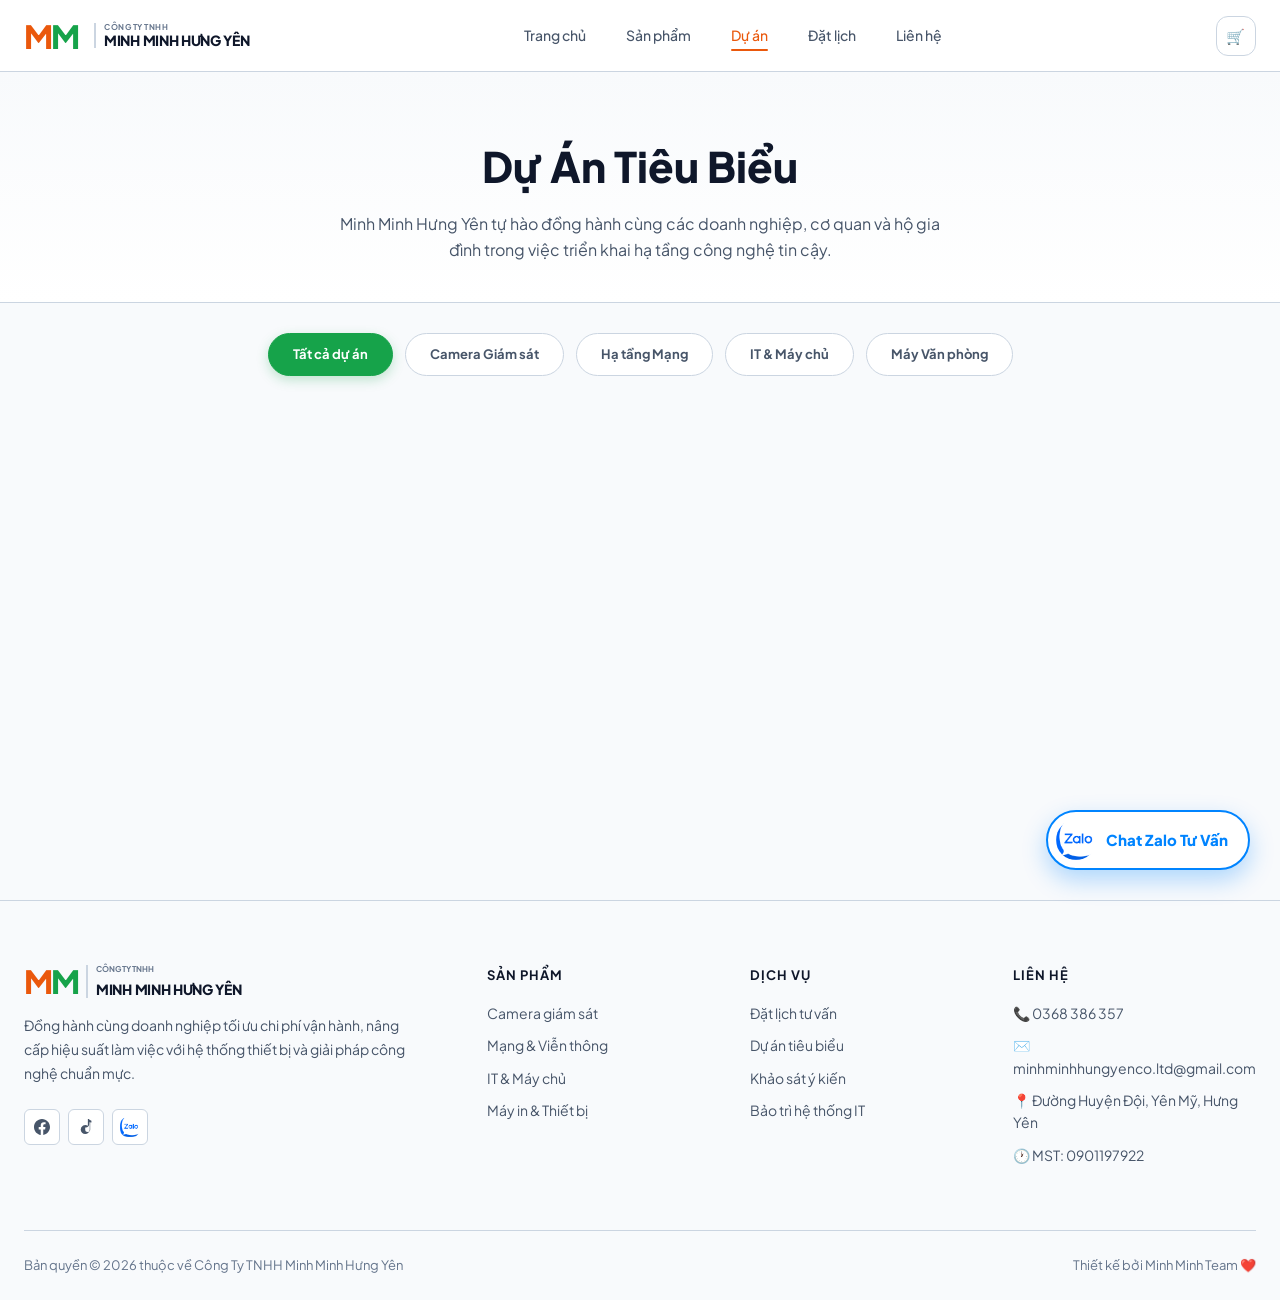
<file: projects.html>
<!DOCTYPE html>
<html lang="vi">
<head>
  <meta charset="UTF-8">
  <meta name="viewport" content="width=device-width, initial-scale=1.0">
  <title>Dự Án Tiêu Biểu – Minh Minh Hưng Yên</title>
  <link rel="stylesheet" href="css/main.css">
  <link rel="manifest" href="manifest.json">
  <style>
    .projects-page { padding-top: var(--nav-height); min-height: 100vh; background-color: var(--bg-surface); }
    .projects-header {
      padding: 60px 0 40px;
      background: linear-gradient(180deg, var(--bg-surface) 0%, var(--bg-base) 100%);
      border-bottom: 1px solid var(--border);
      text-align: center;
      position: relative;
      overflow: hidden;
    }
    .projects-title {
      font-family: var(--font-ui);
      font-size: clamp(28px, 5vw, 42px);
      font-weight: 800;
      color: var(--text-primary);
      margin-bottom: 12px;
    }
    .projects-subtitle {
      font-size: 16px;
      color: var(--text-secondary);
      max-width: 600px;
      margin: 0 auto;
      line-height: 1.6;
    }
    .filter-tabs {
      display: flex;
      justify-content: center;
      gap: 12px;
      margin: 30px 0 10px;
      flex-wrap: wrap;
    }
    .filter-tab {
      padding: 10px 24px;
      background: var(--bg-elevated);
      border: 1px solid var(--border);
      border-radius: var(--radius-full);
      font-size: 13px;
      font-weight: 700;
      color: var(--text-secondary);
      cursor: pointer;
      transition: var(--ease);
      user-select: none;
    }
    .filter-tab:hover, .filter-tab.active {
      background: var(--green);
      border-color: var(--green);
      color: white;
      box-shadow: 0 4px 12px rgba(22, 163, 74, 0.25);
    }
    .projects-grid {
      display: grid;
      grid-template-columns: 1fr;
      gap: 40px;
      padding: 20px 0 80px;
    }
    .project-card {
      background: var(--bg-elevated);
      border: 1px solid var(--border);
      border-radius: var(--radius-xl);
      overflow: hidden;
      display: grid;
      grid-template-columns: 340px 1fr;
      gap: 30px;
      padding: 30px;
      box-shadow: var(--shadow-sm);
      transition: var(--ease);
    }
    .project-card:hover {
      border-color: var(--orange-light);
      box-shadow: var(--shadow-md);
    }
    .project-img-container {
      height: 100%;
      min-height: 280px;
      border-radius: var(--radius-lg);
      overflow: hidden;
      position: relative;
      background: #f1f5f9;
      display: flex;
      align-items: center;
      justify-content: center;
      font-size: 80px;
      box-shadow: inset 0 0 20px rgba(0,0,0,0.02);
      border: 1px solid rgba(0,0,0,0.05);
    }
    .project-meta {
      display: flex;
      gap: 12px;
      margin-bottom: 12px;
      font-size: 12px;
      font-weight: 800;
    }
    .meta-tag {
      padding: 4px 12px;
      border-radius: var(--radius-sm);
      background: var(--bg-hover);
      color: var(--text-secondary);
      text-transform: uppercase;
      letter-spacing: 0.5px;
    }
    .meta-tag.category {
      background: var(--green-glow);
      color: var(--green);
    }
    .project-name {
      font-family: var(--font-ui);
      font-size: 22px;
      font-weight: 800;
      color: var(--text-primary);
      margin-bottom: 12px;
      line-height: 1.3;
    }
    .project-desc {
      color: var(--text-secondary);
      font-size: 14.5px;
      line-height: 1.6;
      margin-bottom: 20px;
    }
    .project-section-title {
      font-size: 13px;
      font-weight: 800;
      text-transform: uppercase;
      letter-spacing: 0.5px;
      color: var(--text-primary);
      margin-bottom: 8px;
      display: flex;
      align-items: center;
      gap: 6px;
    }
    .highlight-list {
      margin-left: 20px;
      margin-bottom: 20px;
      font-size: 14px;
      color: var(--text-secondary);
    }
    .highlight-list li {
      margin-bottom: 6px;
    }
    .device-list {
      display: flex;
      gap: 8px;
      flex-wrap: wrap;
      margin-bottom: 24px;
    }
    .device-tag {
      display: flex;
      align-items: center;
      gap: 6px;
      padding: 6px 12px;
      background: var(--bg-hover);
      border: 1px solid var(--border);
      border-radius: var(--radius-md);
      font-size: 12px;
      font-weight: 700;
      color: var(--text-primary);
      text-decoration: none;
      transition: var(--ease);
    }
    .device-tag:hover {
      border-color: var(--orange);
      background: var(--orange-glow);
      color: var(--orange);
    }
    .project-actions {
      display: flex;
      gap: 12px;
      margin-bottom: 20px;
      flex-wrap: wrap;
    }
    .btn-action {
      display: inline-flex;
      align-items: center;
      gap: 8px;
      padding: 12px 22px;
      border-radius: var(--radius-md);
      font-size: 13.5px;
      font-weight: 800;
      cursor: pointer;
      transition: var(--ease);
      border: none;
      text-decoration: none;
      text-transform: uppercase;
      letter-spacing: 0.3px;
    }
    .btn-action.primary {
      background: var(--orange);
      color: white;
      box-shadow: 0 4px 12px rgba(234, 88, 12, 0.25);
    }
    .btn-action.primary:hover {
      background: var(--orange-hover);
      transform: translateY(-2px);
      box-shadow: 0 6px 18px rgba(234, 88, 12, 0.35);
    }
    .btn-action.secondary {
      background: var(--bg-hover);
      border: 1px solid var(--border);
      color: var(--text-primary);
    }
    .btn-action.secondary:hover {
      background: var(--bg-base);
      border-color: var(--text-primary);
      transform: translateY(-2px);
    }
    
    /* Collapsible Feedback section */
    .feedback-box {
      border-top: 1px solid var(--border);
      padding-top: 20px;
      margin-top: 20px;
    }
    .feedback-header {
      display: flex;
      justify-content: space-between;
      align-items: center;
      cursor: pointer;
      user-select: none;
      padding: 8px 0;
    }
    .feedback-header h4 {
      font-size: 14.5px;
      font-weight: 800;
      color: var(--text-primary);
      display: flex;
      align-items: center;
      gap: 8px;
      margin: 0;
    }
    .feedback-toggle-icon {
      font-size: 18px;
      color: var(--text-muted);
      transition: transform var(--ease);
    }
    .feedback-content {
      display: none;
      margin-top: 16px;
    }
    .feedback-content.open {
      display: block;
    }
    .feedback-header.open-header .feedback-toggle-icon {
      transform: rotate(180deg);
    }
    .feedback-list {
      display: flex;
      flex-direction: column;
      gap: 12px;
      margin-bottom: 20px;
    }
    .feedback-item {
      background: var(--bg-surface);
      padding: 16px;
      border-radius: var(--radius-md);
      border: 1px solid var(--border);
    }
    .feedback-user-info {
      display: flex;
      justify-content: space-between;
      align-items: center;
      margin-bottom: 8px;
    }
    .feedback-user {
      display: flex;
      align-items: center;
      gap: 10px;
    }
    .user-avatar {
      width: 28px;
      height: 28px;
      border-radius: 50%;
      background: var(--green);
      color: white;
      font-weight: 800;
      font-size: 12px;
      display: flex;
      align-items: center;
      justify-content: center;
    }
    .user-name {
      font-size: 13px;
      font-weight: 700;
      color: var(--text-primary);
    }
    .feedback-rating {
      color: #f59e0b;
      font-size: 12px;
    }
    .feedback-comment {
      font-size: 13px;
      color: var(--text-secondary);
      line-height: 1.5;
    }
    .feedback-date {
      font-size: 11px;
      color: var(--text-muted);
    }
    
    /* Write feedback form */
    .write-feedback-form {
      background: var(--bg-hover);
      padding: 16px;
      border-radius: var(--radius-md);
      border: 1px dashed var(--border);
      margin-top: 16px;
    }
    .form-title {
      font-size: 13px;
      font-weight: 800;
      color: var(--text-primary);
      margin-bottom: 12px;
      display: flex;
      align-items: center;
      gap: 6px;
    }
    .stars-select {
      display: flex;
      gap: 6px;
      margin-bottom: 12px;
    }
    .star-option {
      font-size: 22px;
      cursor: pointer;
      color: var(--text-muted);
      transition: var(--ease);
      user-select: none;
    }
    .star-option.selected, .star-option:hover {
      color: #f59e0b;
    }
    
    @media (max-width: 992px) {
      .project-card {
        grid-template-columns: 1fr;
      }
      .project-img-container {
        min-height: 200px;
        height: 220px;
      }
    }
  </style>
</head>
<body>

  <div id="navbar-placeholder"></div>

  <div class="projects-page">
    <header class="projects-header">
      <div class="container">
        <h1 class="projects-title">Dự Án Tiêu Biểu</h1>
        <p class="projects-subtitle">Minh Minh Hưng Yên tự hào đồng hành cùng các doanh nghiệp, cơ quan và hộ gia đình trong việc triển khai hạ tầng công nghệ tin cậy.</p>
      </div>
    </header>

    <main class="container" style="max-width:1100px;">
      <!-- FILTER TABS -->
      <div class="filter-tabs" id="filter-tabs">
        <div class="filter-tab active" data-cat="all" onclick="filterCat('all', this)">Tất cả dự án</div>
        <div class="filter-tab" data-cat="Camera" onclick="filterCat('Camera', this)">Camera Giám sát</div>
        <div class="filter-tab" data-cat="Mạng & Viễn thông" onclick="filterCat('Mạng & Viễn thông', this)">Hạ tầng Mạng</div>
        <div class="filter-tab" data-cat="IT & Máy chủ" onclick="filterCat('IT & Máy chủ', this)">IT & Máy chủ</div>
        <div class="filter-tab" data-cat="Máy in & Thiết bị" onclick="filterCat('Máy in & Thiết bị', this)">Máy Văn phòng</div>
      </div>

      <!-- PROJECTS GRID -->
      <div class="projects-grid" id="projects-grid">
        <!-- Rendered by JS -->
      </div>
    </main>
  </div>

  <div id="footer-placeholder"></div>

  <script src="js/app.js"></script>
  <script>
    const PROJECTS = Store.getProjects();

    const DEFAULT_REVIEWS = [
      { projectId: 'proj_001', name: 'Anh Quang (Giám đốc kỹ thuật)', rating: 5, comment: 'Đơn vị thi công cực kỳ nhiệt tình, hỗ trợ đi ống cứng an toàn, gọn gàng. Camera ban đêm hồng ngoại xem rất rõ nét.', date: '2026-05-15' },
      { projectId: 'proj_001', name: 'Chị Hà (Quản lý Kế hoạch)', rating: 5, comment: 'Minh Minh lắp camera rất nhanh, hỗ trợ cài app xem camera trên điện thoại cho tất cả các quản lý xưởng vô cùng chu đáo.', date: '2026-06-02' },
      { projectId: 'proj_002', name: 'Anh Nam (Chủ khách sạn Ruby)', rating: 5, comment: 'Khách lưu trú khen Wi-Fi chạy rất nhanh và mượt. Khi di chuyển giữa các tầng không còn bị mất kết nối như hệ thống cũ.', date: '2025-11-20' },
      { projectId: 'proj_003', name: 'Anh Tiến (GĐ Công ty May)', rating: 5, comment: 'Hệ thống lưu trữ NAS dùng rất tốt, quản lý tệp dữ liệu chung siêu nhanh và bảo mật, nhân viên chia sẻ thông tin rất nhanh gọn.', date: '2026-03-12' },
      { projectId: 'proj_004', name: 'Thầy Hùng (Hiệu phó trường THCS)', rating: 5, comment: 'Máy in in đề thi rất nét, máy chiếu sáng rõ dùng tốt trong ban ngày không cần kéo rèm tối hoàn toàn. Đánh giá 5 sao cho dịch vụ.', date: '2026-02-28' }
    ];

    let selectedCat = 'all';

    // --- Seeding Reviews ---
    function getReviews() {
      try {
        const raw = localStorage.getItem('mm_project_reviews');
        if (!raw) {
          localStorage.setItem('mm_project_reviews', JSON.stringify(DEFAULT_REVIEWS));
          return DEFAULT_REVIEWS;
        }
        return JSON.parse(raw);
      } catch {
        return DEFAULT_REVIEWS;
      }
    }

    function addReview(projectId, name, rating, comment) {
      const reviews = getReviews();
      const newReview = {
        projectId,
        name,
        rating: parseInt(rating),
        comment,
        date: new Date().toISOString().split('T')[0]
      };
      reviews.unshift(newReview);
      localStorage.setItem('mm_project_reviews', JSON.stringify(reviews));
      return newReview;
    }

    // --- Render logic ---
    function renderProjects() {
      const grid = document.getElementById('projects-grid');
      const reviews = getReviews();
      
      const filtered = selectedCat === 'all' 
        ? PROJECTS 
        : PROJECTS.filter(p => p.category === selectedCat);

      if (filtered.length === 0) {
        grid.innerHTML = `<div class="text-center text-muted py-5">Chưa có dự án nào trong mục này.</div>`;
        return;
      }

      grid.innerHTML = filtered.map(p => {
        const pReviews = reviews.filter(r => r.projectId === p.id);
        const avgStars = pReviews.length > 0
          ? (pReviews.reduce((sum, r) => sum + r.rating, 0) / pReviews.length).toFixed(1)
          : '5.0';
        
        return `
          <div class="project-card animate-fadeInUp">
            <div class="project-img-container" style="padding:0; overflow:hidden; background:#141824;">
              ${p.imageUrl 
                ? `<img src="${p.imageUrl}" alt="${p.name}" style="width:100%;height:100%;object-fit:cover;">` 
                : `<span style="font-size:80px;">${p.icon || '💼'}</span>`}
            </div>
            
            <div style="display:flex; flex-direction:column; justify-content:space-between;">
              <div>
                <div class="project-meta">
                  <span class="meta-tag category">${p.category}</span>
                  <span class="meta-tag">${p.location.split(',')[1] || p.location}</span>
                  <span class="meta-tag">Năm ${p.year}</span>
                </div>
                
                <h3 class="project-name">${p.name}</h3>
                <p class="project-desc">${p.desc}</p>
                
                <div class="project-section-title">🛠️ Công việc triển khai:</div>
                <ul class="highlight-list">
                  ${p.highlights.map(h => `<li>${h}</li>`).join('')}
                </ul>
                
                <div class="project-section-title">📦 Thiết bị đã lắp đặt:</div>
                <div class="device-list">
                  ${p.devices.map(d => `
                    <a href="product.html?id=${d.link}" class="device-tag" title="Xem chi tiết sản phẩm">
                      <span>🔧</span>
                      <span>${d.name} (x${d.qty})</span>
                    </a>
                  `).join('')}
                </div>
              </div>
              
              <div>
                <div class="project-actions">
                  <button class="btn-action primary" onclick="zaloConsult('${p.name}')">
                    <img src="assets/images/zalo-icon.png" alt="Zalo" style="width:20px;height:20px;object-fit:contain;border-radius:4px;vertical-align:middle;margin-right:6px;"> Tư vấn qua Zalo
                  </button>
                  <a href="booking.html?ref=${p.id}" class="btn-action secondary">
                    📅 Đặt lịch khảo sát
                  </a>
                </div>
                
                <!-- FEEDBACK COLLAPSIBLE BOX -->
                <div class="feedback-box">
                  <div class="feedback-header" onclick="toggleFeedback('${p.id}', this)">
                    <h4>⭐ Phản hồi khách hàng (${pReviews.length}) — Trung bình: ${avgStars}★</h4>
                    <span class="feedback-toggle-icon">▼</span>
                  </div>
                  
                  <div class="feedback-content" id="fb-content-${p.id}">
                    <div class="feedback-list">
                      ${pReviews.map(r => `
                        <div class="feedback-item">
                          <div class="feedback-user-info">
                            <div class="feedback-user">
                              <div class="user-avatar">${r.name.charAt(0).toUpperCase()}</div>
                              <span class="user-name">${r.name}</span>
                            </div>
                            <span class="feedback-rating">${'★'.repeat(r.rating)}${'☆'.repeat(5-r.rating)}</span>
                          </div>
                          <p class="feedback-comment">${r.comment}</p>
                          <div style="text-align:right; margin-top:6px;">
                            <span class="feedback-date">${r.date}</span>
                          </div>
                        </div>
                      `).join('')}
                    </div>
                    
                    <!-- Write feedback form -->
                    <div class="write-feedback-form">
                      <div class="form-title">✍️ Gửi đánh giá cho dự án này</div>
                      <form onsubmit="event.preventDefault(); submitFeedbackForm('${p.id}', this);">
                        <div class="form-group" style="margin-bottom:12px;">
                          <label class="form-label" style="font-size:12px;margin-bottom:4px;">Số sao đánh giá:</label>
                          <div class="stars-select" id="stars-sel-${p.id}">
                            <span class="star-option selected" onclick="setStars('${p.id}', 1, this)">★</span>
                            <span class="star-option selected" onclick="setStars('${p.id}', 2, this)">★</span>
                            <span class="star-option selected" onclick="setStars('${p.id}', 3, this)">★</span>
                            <span class="star-option selected" onclick="setStars('${p.id}', 4, this)">★</span>
                            <span class="star-option selected" onclick="setStars('${p.id}', 5, this)">★</span>
                            <input type="hidden" name="rating" id="rating-val-${p.id}" value="5">
                          </div>
                        </div>
                        <div class="form-grid-2" style="display:grid; grid-template-columns:1fr 1fr; gap:12px; margin-bottom:12px;">
                          <div class="form-group" style="margin-bottom:0;">
                            <input type="text" class="form-control" name="name" style="padding:10px;font-size:13px;" placeholder="Tên của bạn *" required>
                          </div>
                          <div class="form-group" style="margin-bottom:0;">
                            <input type="text" class="form-control" name="comment" style="padding:10px;font-size:13px;" placeholder="Nhận xét của bạn về dự án này *" required>
                          </div>
                        </div>
                        <div style="text-align:right;">
                          <button type="submit" class="btn-action primary" style="padding:8px 18px;font-size:12px;border-radius:6px;">Gửi phản hồi</button>
                        </div>
                      </form>
                    </div>
                  </div>
                </div>
              </div>
            </div>
          </div>
        `;
      }).join('');
    }

    // --- Interactive Functions ---
    function filterCat(cat, el) {
      selectedCat = cat;
      document.querySelectorAll('.filter-tab').forEach(t => t.classList.remove('active'));
      el.classList.add('active');
      renderProjects();
    }

    function toggleFeedback(projectId, el) {
      const content = document.getElementById(`fb-content-${projectId}`);
      content.classList.toggle('open');
      el.classList.toggle('open-header');
    }

    function setStars(projectId, stars, el) {
      const parent = document.getElementById(`stars-sel-${projectId}`);
      const starsArr = parent.querySelectorAll('.star-option');
      document.getElementById(`rating-val-${projectId}`).value = stars;
      
      starsArr.forEach((s, idx) => {
        if (idx < stars) {
          s.classList.add('selected');
        } else {
          s.classList.remove('selected');
        }
      });
    }

    function submitFeedbackForm(projectId, form) {
      const name = form.elements['name'].value.trim();
      const comment = form.elements['comment'].value.trim();
      const rating = form.elements['rating'].value;

      if (!name || !comment) {
        UI.toast('Vui lòng điền đầy đủ các thông tin bắt buộc!', 'warning');
        return;
      }

      addReview(projectId, name, rating, comment);
      UI.toast('Cảm ơn bạn đã gửi phản hồi đánh giá dự án!', 'success');
      
      // Reset form
      form.reset();
      setStars(projectId, 5, null);
      
      // Re-render
      renderProjects();
      
      // Re-open feedback collapsible
      const content = document.getElementById(`fb-content-${projectId}`);
      if (content) content.classList.add('open');
      
      const header = content.previousElementSibling;
      if (header) header.classList.add('open-header');
    }

    // --- Zalo Consult ---
    function zaloConsult(projectName) {
      const msg = `Xin chào Minh Minh Hưng Yên, tôi cần tư vấn thi công/lắp đặt dự án tương tự: "${projectName}". Vui lòng liên hệ hỗ trợ.`;
      navigator.clipboard.writeText(msg).then(() => {
        alert("Đã tự động sao chép yêu cầu tư vấn! Trình duyệt sẽ mở Zalo Chat, bạn chỉ cần Dán (Paste / Ctrl+V) tin nhắn vào ô chat của Minh Minh và gửi đi.");
        window.open("https://zalo.me/0368386357", "_blank");
      }).catch(() => {
        window.open("https://zalo.me/0368386357", "_blank");
      });
    }
  </script>
</body>
</html>
</file>
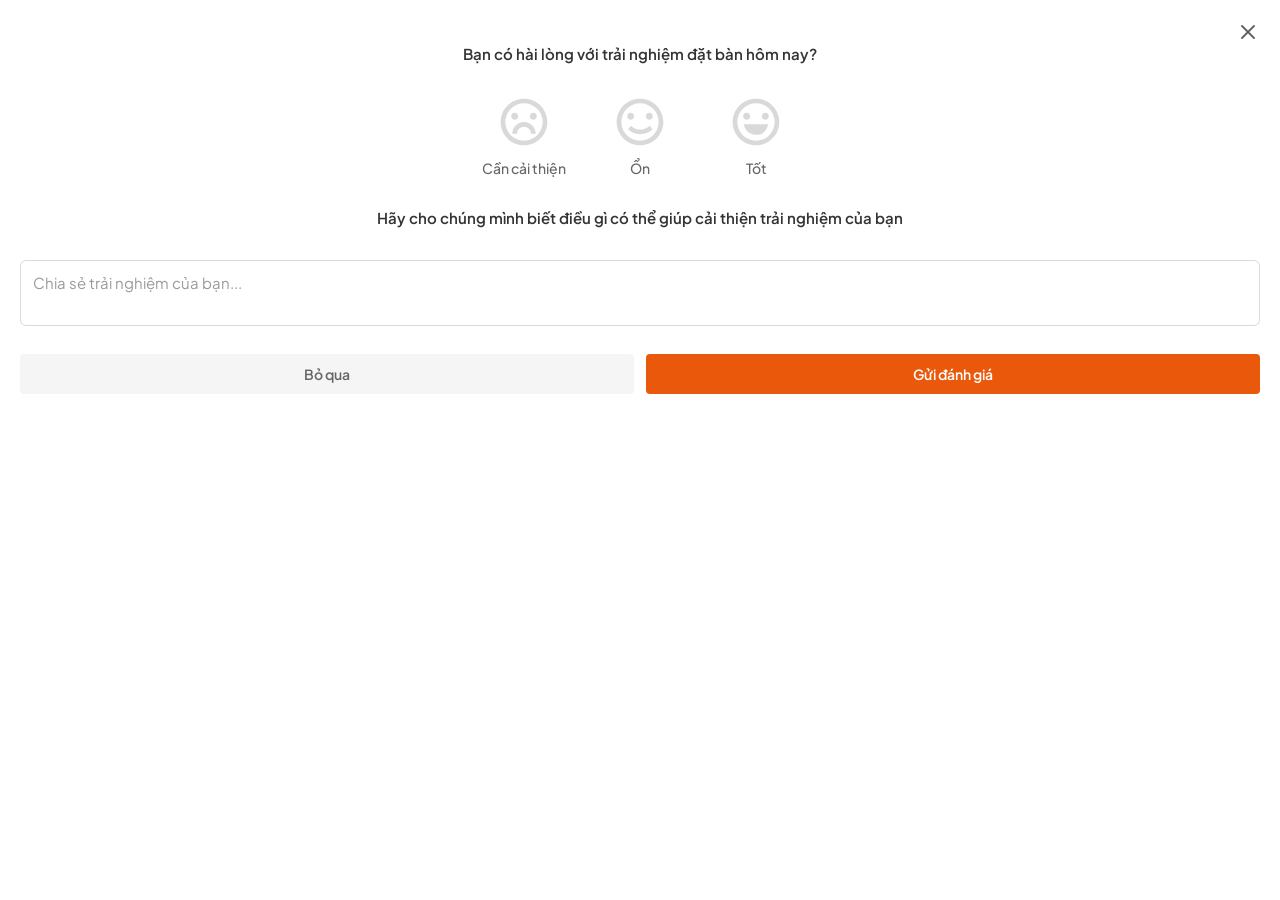
<file: survey.html>
<!DOCTYPE HTML>
<html lang="vi" class="smt-html"><head>
    <meta charset="utf-8">
    <meta name="viewport" content="width=device-width, initial-scale=1, shrink-to-fit=no">
    
    <!-- Fonts -->
    <link rel="preconnect" href="https://fonts.googleapis.com">
    <link href="https://fonts.googleapis.com/css2?family=Plus+Jakarta+Sans:wght@400;500;600;700;800&display=swap" rel="stylesheet">
    <link rel="manifest" href="manifest.json">
    
    <!-- Styles -->
    <style>

/* Reset & Base Styles */
* {
    box-sizing: border-box;
    margin: 0;
    padding: 0;
}

body {
    font-family: 'Plus Jakarta Sans', sans-serif;
    font-weight: 400;
    font-size: 15px;
    line-height: 20px;
    color: #333;
    background-color: #fff;
}

/* Survey Container */
.survey-container {
    position: relative;
    width: 100%;
    min-height: 100vh;
    background: #fff;
    overflow-x: hidden;
}

/* Close Button */
.close-button {
    position: absolute;
    top: 20px;
    right: 20px;
    width: 24px;
    height: 24px;
    padding: 0;
    border: none;
    background: transparent;
    cursor: pointer;
    display: flex;
    align-items: center;
    justify-content: center;
    z-index: 1000;
    transition: opacity 0.2s ease;
}

.close-button:hover {
    opacity: 0.7;
}

/* Survey Wrapper */
.survey-wrapper {
    padding: 44px 20px 20px;
}

/* Question Title */
.question-title {
    font-size: 15px;
    font-weight: 500;
    line-height: 20px;
    text-align: center;
    color: #333;
    margin-bottom: 24px;
}

.question-title b {
    font-weight: 600;
    display: block;
}

/* Emoji Rating Section */
.emoji-rating {
    display: flex;
    justify-content: center;
    align-items: flex-start;
    margin: 30px 0;
    padding: 0 20px;
    gap: 60px;
}

.emoji-option {
    flex: 0 0 auto;
    width: 56px;
    display: flex;
    flex-direction: column;
    align-items: center;
}

.emoji-rating input {
    display: none;
}

.emoji-rating label {
    display: flex;
    flex-direction: column;
    align-items: center;
    cursor: pointer;
    transition: transform 0.2s ease;
}

.emoji-svg {
    width: 56px;
    height: 56px;
    display: block;
    margin-bottom: 8px;
}

.emoji-text {
    font-family: 'Plus Jakarta Sans', sans-serif;
    font-size: 14px;
    line-height: 20px;
    font-weight: 500;
    color: #666;
    text-align: center;
    white-space: nowrap;
    display: block;
    /* Remove position: absolute */
    width: max-content; /* Let the text have its natural width */
    transform: translateX(0); /* Remove transform */
}


/* Emoji Fill Colors */
.emoji-fill {
    fill: #D9D9D9;
    transition: fill 0.2s ease;
}

/* Bad Rating */
.emoji-rating input[value="1"]:checked + label .emoji-fill,
.emoji-rating label[for="food-bad"]:hover .emoji-fill {
    fill: #ff4d4f;
}

.emoji-rating input[value="1"]:checked + label .emoji-text,
.emoji-rating label[for="food-bad"]:hover .emoji-text {
    color: #ff4d4f;
}

/* OK Rating */
.emoji-rating input[value="2"]:checked + label .emoji-fill,
.emoji-rating label[for="food-ok"]:hover .emoji-fill {
    fill: #faad14;
}

.emoji-rating input[value="2"]:checked + label .emoji-text,
.emoji-rating label[for="food-ok"]:hover .emoji-text {
    color: #faad14;
}

/* Good Rating */
.emoji-rating input[value="3"]:checked + label .emoji-fill,
.emoji-rating label[for="food-good"]:hover .emoji-fill {
    fill: #52c41a;
}

.emoji-rating input[value="3"]:checked + label .emoji-text,
.emoji-rating label[for="food-good"]:hover .emoji-text {
    color: #52c41a;
}

/* Error Message */
.error-message {
    color: #ff4d4f;
    font-size: 15px;
    line-height: 20px;
    text-align: center;
    margin-bottom: 16px;
    display: none;
}

/* Feedback Section */
.feedback-input {
    width: 100%;
    min-height: 50px;
    padding: 12px;
    border: 1px solid #d9d9d9;
    border-radius: 6px;
    margin: 8px 0 24px;
    font-family: 'Plus Jakarta Sans', sans-serif;
    font-size: 15px;
    line-height: 20px;
    resize: none;
    transition: border-color 0.3s ease;
}

.feedback-input:focus {
    outline: none;
    border-color: #E4B653;
}

.feedback-input::placeholder {
    color: #999;
    text-align: left;
}

/* Button Group */
.button-group {
    display: flex;
    justify-content: space-between;
    gap: 12px;
    margin-bottom: 20px;
}

.btn {
    flex: 1;
    height: 40px;
    padding: 0 16px;
    border: none;
    border-radius: 4px;
    font-family: 'Plus Jakarta Sans', sans-serif;
    font-size: 14px;
    line-height: 20px;
    font-weight: 600;
    cursor: pointer;
    text-align: center;
    transition: all 0.2s ease;
}

.btn:active {
    transform: scale(0.98);
}

.btn-skip {
    background-color: #f5f5f5;
    color: #666;
}

.btn-skip:hover:not(:disabled) {
    background-color: #e8e8e8;
}

.btn-submit {
    background-color: #ea580c;
    color: white;
}

.btn-submit:hover:not(:disabled) {
    background-color: #c2410c;
}

.btn:disabled {
    opacity: 0.7;
    cursor: not-allowed;
}

/* Loading Spinner */
.loading-spinner {
    display: none;
    width: 24px;
    height: 24px;
    margin: 20px auto;
    border: 2px solid #f3f3f3;
    border-top: 2px solid #ea580c;
    border-radius: 50%;
    animation: spin 1s linear infinite;
}

@keyframes spin {
    0% { transform: rotate(0deg); }
    100% { transform: rotate(360deg); }
}

/* Thank You Screen */
.thank-you-screen {
    display: none;
    text-align: center;
    animation: fadeIn 0.5s ease-out;
}

.thank-you-icon {
    width: 80px;
    height: 80px;
    margin: 0 auto 24px;
    animation: scaleIn 0.5s ease-out 0.2s both;
}

.thank-you-title {
    font-size: 20px;
    font-weight: 600;
    color: #ea580c;
    margin-bottom: 16px;
    animation: slideUp 0.5s ease-out 0.4s both;
}

.thank-you-message {
    font-size: 15px;
    line-height: 20px;
    color: #666;
    margin-bottom: 32px;
    animation: slideUp 0.5s ease-out 0.6s both;
}

/* Animations */
@keyframes fadeIn {
    from { opacity: 0; }
    to { opacity: 1; }
}

@keyframes scaleIn {
    from {
        transform: scale(0);
        opacity: 0;
    }
    to {
        transform: scale(1);
        opacity: 1;
    }
}

@keyframes slideUp {
    from {
        transform: translateY(20px);
        opacity: 0;
    }
    to {
        transform: translateY(0);
        opacity: 1;
    }
}

/* Small Screen Adjustments */
@media screen and (max-width: 360px) {
    .emoji-rating {
        gap: 40px;
        padding: 0 15px;
    }
    
    .emoji-option {
        width: 48px;
    }

    .emoji-svg {
        width: 48px;
        height: 48px;
    }

    .emoji-text {
        font-size: 12px;
    }
}	
	</style>
    
    <!-- Netcore Integration -->
    <script src="https://cdnt.netcoresmartech.com/smartech-app.js"></script>
    <script src="https://cdnt.netcoresmartech.com/smartechclient.js"></script>
    <script src="https://code.jquery.com/jquery-3.4.1.min.js"></script>
    <script src="https://cdnt.netcoresmartech.com/smartech-iam-personalization.js"></script>
</head>
<body>
    <div class="survey-container">
        <!-- Close Button -->
        <button type="button" class="close-button smt-nudge-close-action" onclick="window.location.href='index.html'">
            <svg width="24" height="24" viewBox="0 0 24 24" fill="none" xmlns="http://www.w3.org/2000/svg">
                <path d="M18 6L6 18" stroke="#666666" stroke-width="2" stroke-linecap="round" stroke-linejoin="round"></path>
                <path d="M6 6L18 18" stroke="#666666" stroke-width="2" stroke-linecap="round" stroke-linejoin="round"></path>
            </svg>
        </button>

        <!-- Survey Content Wrapper -->
        <div class="survey-wrapper">
            <form id="surveyGoldenSpoons" method="post" action-xhr="https://amp.stripo.email/v1/form/fvuqduw/surveyappgs" novalidate="">
                <div id="survey-content">
                    <div class="question-title">
                        <center><b>Bạn có hài lòng với trải nghiệm đặt bàn hôm nay?</b>
                    </center></div>

                    <!-- Emoji Rating Group -->
                    <div class="emoji-rating">
                        <!-- Bad Rating -->
                        <input type="radio" id="food-bad" name="food_rating" value="1">
                        <label for="food-bad" class="emoji-option">
                            <svg class="emoji-svg" viewBox="0 0 48 48" fill="none" xmlns="http://www.w3.org/2000/svg">
                                <path d="M23.9971 44.0014C12.9511 44.0014 3.99707 35.0474 3.99707 24.0014C3.99707 12.9554 12.9511 4.00143 23.9971 4.00143C35.0431 4.00143 43.9971 12.9554 43.9971 24.0014C43.9971 35.0474 35.0431 44.0014 23.9971 44.0014ZM23.9971 40.0014C28.2405 40.0014 32.3102 38.3157 35.3108 35.3151C38.3114 32.3146 39.9971 28.2449 39.9971 24.0014C39.9971 19.758 38.3114 15.6883 35.3108 12.6877C32.3102 9.68714 28.2405 8.00143 23.9971 8.00143C19.7536 8.00143 15.6839 9.68714 12.6834 12.6877C9.68278 15.6883 7.99707 19.758 7.99707 24.0014C7.99707 28.2449 9.68278 32.3146 12.6834 35.3151C15.6839 38.3157 19.7536 40.0014 23.9971 40.0014ZM13.9971 34.0014C13.9971 31.3493 15.0506 28.8057 16.926 26.9304C18.8014 25.055 21.3449 24.0014 23.9971 24.0014C26.6492 24.0014 29.1928 25.055 31.0681 26.9304C32.9435 28.8057 33.9971 31.3493 33.9971 34.0014H29.9971C29.9971 32.4101 29.3649 30.884 28.2397 29.7588C27.1145 28.6336 25.5884 28.0014 23.9971 28.0014C22.4058 28.0014 20.8796 28.6336 19.7544 29.7588C18.6292 30.884 17.9971 32.4101 17.9971 34.0014H13.9971ZM15.9971 22.0014C15.2014 22.0014 14.4384 21.6854 13.8757 21.1228C13.3131 20.5601 12.9971 19.7971 12.9971 19.0014C12.9971 18.2058 13.3131 17.4427 13.8757 16.8801C14.4384 16.3175 15.2014 16.0014 15.9971 16.0014C16.7927 16.0014 17.5558 16.3175 18.1184 16.8801C18.681 17.4427 18.9971 18.2058 18.9971 19.0014C18.9971 19.7971 18.681 20.5601 18.1184 21.1228C17.5558 21.6854 16.7927 22.0014 15.9971 22.0014ZM31.9971 22.0014C31.2014 22.0014 30.4384 21.6854 29.8757 21.1228C29.3131 20.5601 28.9971 19.7971 28.9971 19.0014C28.9971 18.2058 29.3131 17.4427 29.8757 16.8801C30.4384 16.3175 31.2014 16.0014 31.9971 16.0014C32.7927 16.0014 33.5558 16.3175 34.1184 16.8801C34.681 17.4427 34.9971 18.2058 34.9971 19.0014C34.9971 19.7971 34.681 20.5601 34.1184 21.1228C33.5558 21.6854 32.7927 22.0014 31.9971 22.0014Z" class="emoji-fill"></path>
                            </svg>
                            <span class="emoji-text">Cần cải thiện</span>
                        </label>

                        <!-- OK Rating -->
                        <input type="radio" id="food-ok" name="food_rating" value="2">
                        <label for="food-ok" class="emoji-option">
                            <svg class="emoji-svg" viewBox="0 0 48 48" fill="none" xmlns="http://www.w3.org/2000/svg">
                                <path d="M23.9971 44.0014C12.9511 44.0014 3.99707 35.0474 3.99707 24.0014C3.99707 12.9554 12.9511 4.00143 23.9971 4.00143C35.0431 4.00143 43.9971 12.9554 43.9971 24.0014C43.9971 35.0474 35.0431 44.0014 23.9971 44.0014ZM23.9971 40.0014C28.2405 40.0014 32.3102 38.3157 35.3108 35.3151C38.3114 32.3146 39.9971 28.2449 39.9971 24.0014C39.9971 19.758 38.3114 15.6883 35.3108 12.6877C32.3102 9.68714 28.2405 8.00143 23.9971 8.00143C19.7536 8.00143 15.6839 9.68714 12.6834 12.6877C9.68278 15.6883 7.99707 19.758 7.99707 24.0014C7.99707 28.2449 9.68278 32.3146 12.6834 35.3151C15.6839 38.3157 19.7536 40.0014 23.9971 40.0014ZM15.9971 22.0014C15.2014 22.0014 14.4384 21.6854 13.8757 21.1228C13.3131 20.5601 12.9971 19.7971 12.9971 19.0014C12.9971 18.2058 13.3131 17.4427 13.8757 16.8801C14.4384 16.3175 15.2014 16.0014 15.9971 16.0014C16.7927 16.0014 17.5558 16.3175 18.1184 16.8801C18.681 17.4427 18.9971 18.2058 18.9971 19.0014C18.9971 19.7971 18.681 20.5601 18.1184 21.1228C17.5558 21.6854 16.7927 22.0014 15.9971 22.0014ZM31.9971 22.0014C31.2014 22.0014 30.4384 21.6854 29.8757 21.1228C29.3131 20.5601 28.9971 19.7971 28.9971 19.0014C28.9971 18.2058 29.3131 17.4427 29.8757 16.8801C30.4384 16.3175 31.2014 16.0014 31.9971 16.0014C32.7927 16.0014 33.5558 16.3175 34.1184 16.8801C34.681 17.4427 34.9971 18.2058 34.9971 19.0014C34.9971 19.7971 34.681 20.5601 34.1184 21.1228C33.5558 21.6854 32.7927 22.0014 31.9971 22.0014ZM16.1624 27.1918L17.7353 28.427C18.9359 29.3699 21.0217 30.4526 24.0307 30.4986C27.0354 30.5446 29.5953 29.3455 30.7649 28.427L32.3378 27.1918L34.8083 30.3377L33.2353 31.573C31.4049 33.0104 27.9647 34.5592 23.9695 34.4981C19.9785 34.4371 17.0643 32.986 15.2649 31.573L13.6919 30.3377L16.1624 27.1918Z" class="emoji-fill"></path>
                            </svg>
                            <span class="emoji-text">Ổn</span>
                        </label>

                        <!-- Good Rating -->
                        <input type="radio" id="food-good" name="food_rating" value="3">
                       <label for="food-good" class="emoji-option">
                           <svg class="emoji-svg" viewBox="0 0 48 48" fill="none" xmlns="http://www.w3.org/2000/svg">
                               <path d="M23.9971 44.0014C12.9511 44.0014 3.99707 35.0474 3.99707 24.0014C3.99707 12.9554 12.9511 4.00143 23.9971 4.00143C35.0431 4.00143 43.9971 12.9554 43.9971 24.0014C43.9971 35.0474 35.0431 44.0014 23.9971 44.0014ZM23.9971 40.0014C28.2405 40.0014 32.3102 38.3157 35.3108 35.3151C38.3114 32.3146 39.9971 28.2449 39.9971 24.0014C39.9971 19.758 38.3114 15.6883 35.3108 12.6877C32.3102 9.68714 28.2405 8.00143 23.9971 8.00143C19.7536 8.00143 15.6839 9.68714 12.6834 12.6877C9.68278 15.6883 7.99707 19.758 7.99707 24.0014C7.99707 28.2449 9.68278 32.3146 12.6834 35.3151C15.6839 38.3157 19.7536 40.0014 23.9971 40.0014ZM15.9971 22.0014C15.2014 22.0014 14.4384 21.6854 13.8757 21.1228C13.3131 20.5601 12.9971 19.7971 12.9971 19.0014C12.9971 18.2058 13.3131 17.4427 13.8757 16.8801C14.4384 16.3175 15.2014 16.0014 15.9971 16.0014C16.7927 16.0014 17.5558 16.3175 18.1184 16.8801C18.681 17.4427 18.9971 18.2058 18.9971 19.0014C18.9971 19.7971 18.681 20.5601 18.1184 21.1228C17.5558 21.6854 16.7927 22.0014 15.9971 22.0014ZM31.9971 22.0014C31.2014 22.0014 30.4384 21.6854 29.8757 21.1228C29.3131 20.5601 28.9971 19.7971 28.9971 19.0014C28.9971 18.2058 29.3131 17.4427 29.8757 16.8801C30.4384 16.3175 31.2014 16.0014 31.9971 16.0014C32.7927 16.0014 33.5558 16.3175 34.1184 16.8801C34.681 17.4427 34.9971 18.2058 34.9971 19.0014C34.9971 19.7971 34.681 20.5601 34.1184 21.1228C33.5558 21.6854 32.7927 22.0014 31.9971 22.0014ZM34.5 26H13.5C13.9118 28.4 15.9706 35 24.6176 35C32.0294 35 33.6765 28.4 34.5 26Z" class="emoji-fill"></path>
                           </svg>
                           <span class="emoji-text">Tốt</span>
                       </label>
                   </div>
                   <div class="error-message" id="rating-error">Vui lòng chọn mức độ hài lòng</div>

                   <!-- Feedback Section -->
                   <div class="question-title">
                       <center><b>Hãy cho chúng mình biết điều gì có thể giúp cải thiện trải nghiệm của bạn</b>
                   </center></div>
                   <textarea class="feedback-input" id="feedback" name="feedback" placeholder="Chia sẻ trải nghiệm của bạn..."></textarea>

                   <!-- Button Group -->
                   <div class="button-group">
                       <button type="button" class="btn btn-skip smt-nudge-close-action" onclick="window.location.href='index.html'">Bỏ qua</button>
                       <button type="button" class="btn btn-submit smt-nudge-action" onclick="submitSurvey()">Gửi đánh giá</button>
                   </div>

                   <!-- Loading Spinner -->
                   <div class="loading-spinner" id="loading-spinner"></div>
               </div>

               <!-- Thank You Screen -->
               <div class="thank-you-screen" id="thank-you-screen">
                   <div class="thank-you-icon">
                       <svg viewBox="0 0 80 80" fill="none" xmlns="http://www.w3.org/2000/svg">
                            <circle cx="40" cy="40" r="40" fill="#ea580c" fill-opacity="0.1"></circle>
                            <path d="M34.5 47.5L25 38L22 41L34.5 53.5L58.5 29.5L55.5 26.5L34.5 47.5Z" fill="#ea580c"></path>
                       </svg>
                   </div>
                   <h2 class="thank-you-title">Cảm ơn bạn đã đánh giá!</h2>
                   <p class="thank-you-message">Chúng tôi trân trọng mọi ý kiến đóng góp và sẽ không ngừng cải thiện để phục vụ bạn tốt hơn.</p>
               </div>
           </form>
       </div>
   </div>

   <!-- Netcore DIY Integration -->
   <script src="https://nudges3.hansel.io/px-diy.js?v=1.3.0" id="px-diy-html"></script>

   <script>
       // Constants
       const CONSTANTS = {
           MAX_LENGTH: 400,
           TIMEOUT: 10000,
           THANK_YOU_DELAY: 2000,
           PANEL_ID: 'ADGMOT35CHFLVDHBJNIG50K968ATNH2U64O9DCMJJB5NUPEKAJIG',
           WEBSITE_ID: '5cdd4beada7e144a35368d6880304576',
           LOCAL_STORAGE_KEY: 'surveyProgress',
           SURVEY_NAME: 'khảo sát booking app'
       };

       // State Management
       let startTime = Date.now();
       let isSubmitting = false;

       // Initialize Smartech
       smartech('create', CONSTANTS.PANEL_ID);
       smartech('register', CONSTANTS.WEBSITE_ID);

       // DOM Elements Helper
       const elements = {
           form: () => document.getElementById('surveyGoldenSpoons'),
           submitButton: () => document.querySelector('.btn-submit'),
           spinner: () => document.getElementById('loading-spinner'),
           surveyContent: () => document.getElementById('survey-content'),
           thankYouScreen: () => document.getElementById('thank-you-screen'),
           feedback: () => document.getElementById('feedback'),
           ratingError: () => document.getElementById('rating-error')
       };

       // Form Validation
       function validateForm() {
           const ratingError = elements.ratingError();
           const rating = document.querySelector('input[name="food_rating"]:checked');
           
           if (!rating) {
               ratingError.style.display = 'block';
               return false;
           }
           
           ratingError.style.display = 'none';
           
           const feedback = elements.feedback()?.value.trim();
           if (feedback && feedback.length > CONSTANTS.MAX_LENGTH) {
               return false;
           }
           
           return true;
       }

       // UI Helpers
       function toggleLoading(show) {
           const spinner = elements.spinner();
           const submitButton = elements.submitButton();
           
           if (spinner) {
               spinner.style.display = show ? 'block' : 'none';
           }
           
           if (submitButton) {
               submitButton.disabled = show;
           }
       }

       function showThankYouScreen() {
           const surveyContent = elements.surveyContent();
           const thankYouScreen = elements.thankYouScreen();
           
           if (surveyContent) {
               surveyContent.style.display = 'none';
           }
           
           if (thankYouScreen) {
               thankYouScreen.style.display = 'block';
               thankYouScreen.scrollIntoView({ behavior: 'smooth' });
           }
       }

       // Progress Management
       function saveProgress() {
           try {
               const formData = collectFormData();
               localStorage.setItem(CONSTANTS.LOCAL_STORAGE_KEY, JSON.stringify(formData));
           } catch (error) {
               console.error('Error saving progress:', error);
           }
       }

       function restoreProgress() {
           try {
               const saved = localStorage.getItem(CONSTANTS.LOCAL_STORAGE_KEY);
               if (saved) {
                   const data = JSON.parse(saved);
                   restoreFormData(data);
               }
           } catch (error) {
               console.error('Error restoring progress:', error);
           }
       }

       function collectFormData() {
           return {
               rating: document.querySelector('input[name="food_rating"]:checked')?.value || '',
               feedback: elements.feedback()?.value.trim() || ''
           };
       }

       function restoreFormData(data) {
           if (data.rating) {
               const ratingInput = document.querySelector(`input[name="food_rating"][value="${data.rating}"]`);
               if (ratingInput) ratingInput.checked = true;
           }
           
           if (data.feedback && elements.feedback()) {
               elements.feedback().value = data.feedback;
           }
       }

       // Form Submission
       async function submitSurvey() {
           if (isSubmitting) return;
           if (!validateForm()) return;

           const form = elements.form();
           if (!form) return;

           isSubmitting = true;
           toggleLoading(true);

           try {
               const now = new Date();
               const vnTime = new Date(now.getTime());
               
               const formData = new FormData(form);
               
               // Set form data
               formData.set('rating', document.querySelector('input[name="food_rating"]:checked')?.value || '');
               formData.set('feedback', elements.feedback()?.value.trim() || '');
               formData.set('mobile', appSmartechSDKData.identity);
               formData.set('survey_name', CONSTANTS.SURVEY_NAME);

               // Send analytics data
               smartech('identify', appSmartechSDKData.identity);
               smartech('dispatch', 'survey_complete', {
                   'survey_name': CONSTANTS.SURVEY_NAME,
                   'source': 'in-app banner',
                   'completion_time': Math.floor((Date.now() - startTime) / 1000),
                   'survey_status': 'completed',
                   'rating': parseInt(formData.get('rating')) || 0,
                   'customer_feedback': formData.get('feedback'),
                   'submit_date': vnTime.toISOString().split('T')[0],
                   'submit_time': vnTime.toTimeString().split(' ')[0]
               });

               // Show thank you screen immediately
               showThankYouScreen();

               // Send form data to server
               try {
                   const response = await fetch(form.getAttribute('action-xhr'), {
                       method: 'POST',
                       body: formData
                   });
                   
                   if (!response.ok) {
                       console.error('Form submission failed but user flow continued');
                   }
               } catch (error) {
                   console.error('Form submission error but user flow continued:', error);
               }

               // Clear saved progress
               localStorage.removeItem(CONSTANTS.LOCAL_STORAGE_KEY);

               // Close popup after delay
               setTimeout(() => {
                   if (window.closePopup && typeof window.closePopup === 'function') {
                       window.closePopup();
                   }
               }, CONSTANTS.THANK_YOU_DELAY);

           } catch (error) {
               console.error('Error in submit flow:', error);
               alert('Có lỗi xảy ra. Vui lòng thử lại sau.');
           } finally {
               isSubmitting = false;
               toggleLoading(false);
           }
       }

       // Text area character limit
       function handleTextAreaInput(event) {
           const textarea = event.target;
           if (textarea.value.length > CONSTANTS.MAX_LENGTH) {
               textarea.value = textarea.value.slice(0, CONSTANTS.MAX_LENGTH);
           }
           saveProgress();
       }

       // Emoji Rating Handler
       function handleRatingChange(event) {
           if (event.target.name === 'food_rating') {
               elements.ratingError().style.display = 'none';
               saveProgress();
           }
       }

       // Initialize
       document.addEventListener('DOMContentLoaded', () => {
           // Restore saved progress
           restoreProgress();
           
           // Setup textarea handler
           const textarea = elements.feedback();
           if (textarea) {
               textarea.addEventListener('input', handleTextAreaInput);
           }
           
           // Setup rating change handler
           const ratingInputs = document.querySelectorAll('input[name="food_rating"]');
           ratingInputs.forEach(input => {
               input.addEventListener('change', handleRatingChange);
           });
           
           // Setup form autosave
           const form = elements.form();
           if (form) {
               form.addEventListener('change', saveProgress);
           }
           
           // Setup window events
           window.addEventListener('beforeunload', saveProgress);
       });
   </script>

</body></html>
</file>
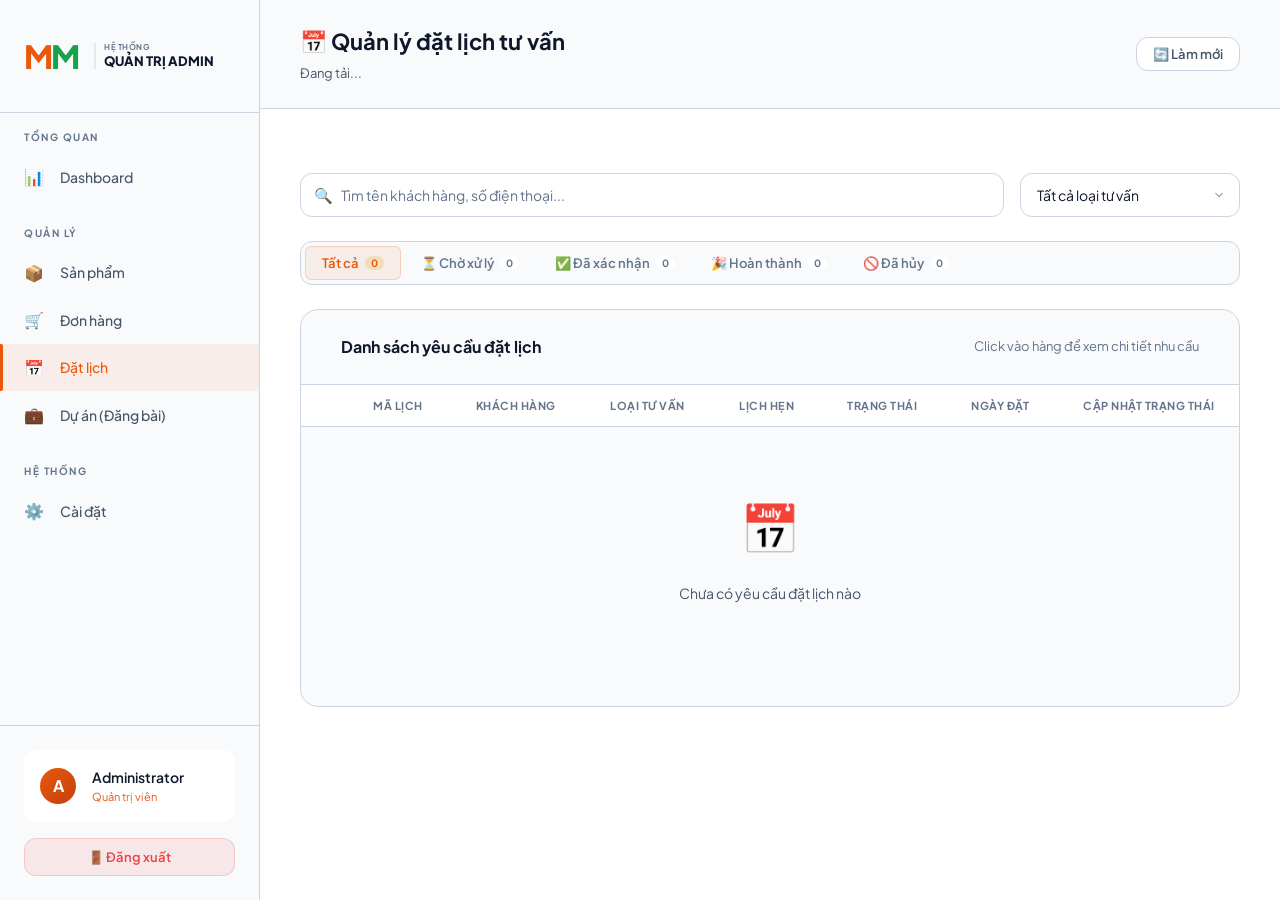
<file: admin/bookings.html>
<!DOCTYPE html>
<html lang="vi">
<head>
  <meta charset="UTF-8" />
  <meta name="viewport" content="width=device-width, initial-scale=1.0" />
  <title>Quản lý đặt lịch — Minh Minh Store Admin</title>
  <link rel="preconnect" href="https://fonts.googleapis.com" />
  <link rel="preconnect" href="https://fonts.gstatic.com" crossorigin />
  <link href="https://fonts.googleapis.com/css2?family=Manrope:wght@400;500;600;700;800&family=Outfit:wght@300;400;500;600;700&display=swap" rel="stylesheet" />
  <link rel="stylesheet" href="../css/main.css" />
  <link rel="stylesheet" href="../css/admin.css" />
  <style>
    /* Expand arrow and row expand styles similar to orders.html */
    .booking-row { cursor: pointer; transition: background var(--ease); }
    .booking-row:hover td { background: rgba(228,182,83,0.04) !important; }
    .booking-expand-row { display: none; }
    .booking-expand-row.open { display: table-row; }
    .booking-expand-content {
      padding: var(--space-lg) var(--space-xl);
      background: var(--bg-elevated);
      border-top: 1px dashed var(--border);
    }
    
    .expand-arrow {
      display: inline-block;
      transition: transform var(--ease);
      color: var(--text-muted);
      font-size: 12px;
    }
    .booking-row.expanded .expand-arrow { transform: rotate(90deg); }

    /* Stats Row */
    .booking-stats-row {
      display: flex;
      gap: var(--space-md);
      margin-bottom: var(--space-lg);
      flex-wrap: wrap;
    }
    .booking-stat-pill {
      display: flex;
      align-items: center;
      gap: var(--space-sm);
      background: var(--bg-surface);
      border: 1px solid var(--border);
      border-radius: var(--radius-md);
      padding: 12px var(--space-lg);
      min-width: 140px;
      transition: var(--ease);
    }
    .booking-stat-pill:hover { border-color: var(--border-gold); }
    .booking-stat-pill .bsp-icon { font-size: 20px; }
    .booking-stat-pill .bsp-val {
      font-family: var(--font-ui);
      font-size: 22px;
      font-weight: 700;
      line-height: 1;
    }
    .booking-stat-pill .bsp-lbl {
      font-size: 11px;
      color: var(--text-muted);
      font-weight: 600;
      text-transform: uppercase;
      letter-spacing: 0.5px;
    }

    /* Filter Tabs */
    .filter-tabs {
      display: flex;
      gap: 4px;
      background: var(--bg-surface);
      border: 1px solid var(--border);
      border-radius: var(--radius-md);
      padding: 4px;
      margin-bottom: var(--space-lg);
      flex-wrap: wrap;
    }
    .filter-tab {
      padding: 8px 16px;
      font-size: 13px;
      font-weight: 600;
      color: var(--text-muted);
      border-radius: var(--radius-sm);
      cursor: pointer;
      transition: var(--ease);
      white-space: nowrap;
      border: none;
      background: none;
      display: flex;
      align-items: center;
      gap: 6px;
    }
    .filter-tab:hover { color: var(--text-secondary); background: var(--bg-elevated); }
    .filter-tab.active {
      background: var(--gold-glow);
      color: var(--gold);
      border: 1px solid var(--border-gold);
    }
    .filter-tab .tab-count {
      background: var(--bg-elevated);
      border-radius: var(--radius-full);
      font-size: 10px;
      font-weight: 700;
      padding: 1px 6px;
      min-width: 18px;
      text-align: center;
    }
    .filter-tab.active .tab-count { background: rgba(228,182,83,0.3); color: var(--gold); }

    /* Search bar */
    .filter-bar {
      display: flex;
      gap: var(--space-md);
      margin-bottom: var(--space-lg);
      flex-wrap: wrap;
    }
    .filter-search-wrap {
      position: relative;
      flex: 1;
      min-width: 220px;
    }
    .filter-search-wrap .search-icon {
      position: absolute;
      left: 14px; top: 50%;
      transform: translateY(-50%);
      font-size: 15px;
      pointer-events: none;
    }
    .filter-search-wrap .form-control {
      padding-left: 40px;
    }

    .booking-detail-grid {
      display: grid;
      grid-template-columns: 1.5fr 1fr;
      gap: var(--space-lg);
    }
    @media (max-width: 768px) {
      .booking-detail-grid { grid-template-columns: 1fr; }
    }
    .booking-detail-title {
      font-size: 12px;
      font-weight: 700;
      color: var(--text-muted);
      text-transform: uppercase;
      letter-spacing: 0.5px;
      margin-bottom: var(--space-sm);
    }

    /* Status select and badges */
    .status-select {
      background: var(--bg-elevated);
      border: 1px solid var(--border);
      border-radius: var(--radius-sm);
      color: var(--text-primary);
      font-size: 12px;
      font-weight: 600;
      padding: 5px 10px;
      cursor: pointer;
      outline: none;
    }
    .status-select:hover { border-color: var(--border-gold); }

    .status-badge {
      display: inline-flex;
      align-items: center;
      gap: 5px;
      font-size: 11px;
      font-weight: 700;
      padding: 4px 10px;
      border-radius: var(--radius-full);
      white-space: nowrap;
    }

    .empty-state {
      text-align: center;
      padding: 48px;
      color: var(--text-muted);
    }
    .empty-state .empty-icon { font-size: 48px; margin-bottom: var(--space-md); }
    .empty-state p { font-size: 14px; }
  </style>
</head>
<body class="admin-body">

  <!-- SIDEBAR -->
  <aside class="admin-sidebar">
    <div class="admin-sidebar-logo" style="display:flex;align-items:center;">
      <div style="font-size: 2rem; font-weight: 900; letter-spacing: -2px; line-height: 1; display:flex;">
        <span style="color: var(--orange);">M</span><span style="color: var(--green);">M</span>
      </div>
      <div style="border-left: 2px solid #e2e8f0; margin-left: 8px; padding-left: 8px; line-height: 1.1;">
        <span style="display:block; font-size: 8px; font-weight: 700; color: var(--text-muted); text-transform: uppercase; letter-spacing: 0.5px;">Hệ thống</span>
        <strong style="font-size: 13px; color: var(--text-primary); font-family: var(--font-ui); font-weight: 800;">QUẢN TRỊ ADMIN</strong>
      </div>
    </div>

    <nav class="admin-nav">
      <div class="admin-nav-section">
        <div class="admin-nav-label">Tổng quan</div>
        <a href="dashboard.html" class="admin-nav-item">
          <span class="admin-nav-icon">📊</span>
          Dashboard
        </a>
      </div>
      <div class="admin-nav-section">
        <div class="admin-nav-label">Quản lý</div>
        <a href="products.html" class="admin-nav-item">
          <span class="admin-nav-icon">📦</span>
          Sản phẩm
        </a>
        <a href="orders.html" class="admin-nav-item">
          <span class="admin-nav-icon">🛒</span>
          Đơn hàng
        </a>
        <a href="bookings.html" class="admin-nav-item active">
          <span class="admin-nav-icon">📅</span>
          Đặt lịch
        </a>
        <a href="projects.html" class="admin-nav-item">
          <span class="admin-nav-icon">💼</span>
          Dự án (Đăng bài)
        </a>
      </div>
      <div class="admin-nav-section">
        <div class="admin-nav-label">Hệ thống</div>
        <a href="#" class="admin-nav-item">
          <span class="admin-nav-icon">⚙️</span>
          Cài đặt
        </a>
      </div>
    </nav>

    <div class="admin-sidebar-footer">
      <div class="admin-user-info">
        <div class="admin-avatar">A</div>
        <div>
          <div class="admin-user-name">Administrator</div>
          <div class="admin-user-role">Quản trị viên</div>
        </div>
      </div>
      <button class="admin-logout-btn" onclick="adminLogout()">
        🚪 Đăng xuất
      </button>
    </div>
  </aside>

  <!-- MAIN CONTENT -->
  <div class="admin-main">
    <header class="admin-header">
      <div class="admin-header-left">
        <div class="admin-page-title">📅 Quản lý đặt lịch tư vấn</div>
        <div class="admin-page-subtitle" id="booking-subtitle">Đang tải...</div>
      </div>
      <div class="admin-header-right">
        <button class="btn" onclick="loadBookings()" style="background:var(--bg-elevated);border:1px solid var(--border);color:var(--text-secondary);font-size:13px;padding:8px 16px;border-radius:var(--radius-md);">
          🔄 Làm mới
        </button>
      </div>
    </header>

    <div class="admin-content">

      <!-- Stats Row -->
      <div class="booking-stats-row" id="booking-stats-row">
        <!-- Rendered by JS -->
      </div>

      <!-- Filter Bar & Search -->
      <div class="filter-bar">
        <div class="filter-search-wrap">
          <span class="search-icon">🔍</span>
          <input type="text" class="form-control" id="search-input" placeholder="Tìm tên khách hàng, số điện thoại..." oninput="onSearchChange()" />
        </div>
        <select class="form-control" id="type-filter" style="width:220px;" onchange="onTypeFilterChange()">
          <option value="">Tất cả loại tư vấn</option>
          <option value="network">🏢 Mạng văn phòng</option>
          <option value="purchase">🛒 Mua thiết bị</option>
          <option value="wifi">📶 Lắp đặt WiFi</option>
          <option value="repair">🔧 Sửa chữa</option>
          <option value="other">💬 Khác</option>
        </select>
      </div>

      <!-- Filter Tabs -->
      <div class="filter-tabs" id="filter-tabs">
        <button class="filter-tab active" data-status="all" onclick="filterBookings('all')">
          Tất cả <span class="tab-count" id="tab-count-all">0</span>
        </button>
        <button class="filter-tab" data-status="pending" onclick="filterBookings('pending')">
          ⏳ Chờ xử lý <span class="tab-count" id="tab-count-pending">0</span>
        </button>
        <button class="filter-tab" data-status="confirmed" onclick="filterBookings('confirmed')">
          ✅ Đã xác nhận <span class="tab-count" id="tab-count-confirmed">0</span>
        </button>
        <button class="filter-tab" data-status="done" onclick="filterBookings('done')">
          🎉 Hoàn thành <span class="tab-count" id="tab-count-done">0</span>
        </button>
        <button class="filter-tab" data-status="cancelled" onclick="filterBookings('cancelled')">
          🚫 Đã hủy <span class="tab-count" id="tab-count-cancelled">0</span>
        </button>
      </div>

      <!-- Bookings Table -->
      <div class="admin-table-wrapper">
        <div class="admin-table-header">
          <div class="admin-table-title">Danh sách yêu cầu đặt lịch</div>
          <span style="font-size:13px;color:var(--text-muted);">Click vào hàng để xem chi tiết nhu cầu</span>
        </div>
        <table class="admin-table" id="bookings-table">
          <thead>
            <tr>
              <th style="width:32px;"></th>
              <th>Mã lịch</th>
              <th>Khách hàng</th>
              <th>Loại tư vấn</th>
              <th>Lịch hẹn</th>
              <th>Trạng thái</th>
              <th>Ngày đặt</th>
              <th style="width:180px;">Cập nhật trạng thái</th>
            </tr>
          </thead>
          <tbody id="bookings-tbody">
            <tr>
              <td colspan="8">
                <div class="empty-state">
                  <div class="empty-icon">📅</div>
                  <p>Chưa có yêu cầu đặt lịch nào</p>
                </div>
              </td>
            </tr>
          </tbody>
        </table>
      </div>

    </div>
  </div>

  <script src="../js/app.js"></script>
  <script src="../js/admin.js"></script>
  <script>
    // Auth
    requireAuth();

    let allBookings = [];
    let currentFilter = 'all';
    let expandedBookingId = null;

    const STATUS_LABELS = {
      pending:   'Chờ xử lý',
      confirmed: 'Đã xác nhận',
      done:      'Hoàn thành',
      cancelled: 'Đã hủy',
    };
    const STATUS_ICONS = {
      pending:   '⏳',
      confirmed: '✅',
      done:      '🎉',
      cancelled: '🚫',
    };
    const BOOKING_TYPES = {
      network:  '🏢 Mạng văn phòng',
      purchase: '🛒 Mua thiết bị',
      wifi:     '📶 Lắp đặt WiFi',
      repair:   '🔧 Sửa chữa',
      other:    '💬 Khác',
    };

    function fmtDate(d) { return UI.formatDate(d); }
    function fmtDateTime(d) { return UI.formatDateTime(d); }

    // Load and render
    function loadBookings() {
      allBookings = AdminBookings.get();
      updateCounts();
      applyFilters();
      document.getElementById('booking-subtitle').textContent = 
        `${allBookings.length} yêu cầu đặt lịch · Cập nhật lúc ${new Date().toLocaleTimeString('vi-VN')}`;
    }

    function updateCounts() {
      const counts = { all: allBookings.length, pending: 0, confirmed: 0, done: 0, cancelled: 0 };
      allBookings.forEach(b => { if (counts[b.status] !== undefined) counts[b.status]++; });
      Object.entries(counts).forEach(([k, v]) => {
        const el = document.getElementById(`tab-count-${k}`);
        if (el) el.textContent = v;
      });

      // Stats row
      const statsRow = document.getElementById('booking-stats-row');
      statsRow.innerHTML = [
        { icon: '⏳', label: 'Chờ xử lý',   val: counts.pending,   color: 'var(--warning)'  },
        { icon: '✅', label: 'Đã xác nhận', val: counts.confirmed, color: 'var(--info)'     },
        { icon: '🎉', label: 'Hoàn thành',   val: counts.done,      color: 'var(--success)'  },
        { icon: '🚫', label: 'Đã hủy',       val: counts.cancelled, color: 'var(--error)'    },
      ].map(s => `
        <div class="booking-stat-pill">
          <span class="bsp-icon">${s.icon}</span>
          <div>
            <div class="bsp-val" style="color:${s.color};">${s.val}</div>
            <div class="bsp-lbl">${s.label}</div>
          </div>
        </div>
      `).join('');
    }

    function filterBookings(status) {
      currentFilter = status;
      expandedBookingId = null;

      // Update tabs active state
      document.querySelectorAll('.filter-tab').forEach(btn => {
        btn.classList.toggle('active', btn.dataset.status === status);
      });

      applyFilters();
    }

    function onSearchChange() {
      expandedBookingId = null;
      applyFilters();
    }

    function onTypeFilterChange() {
      expandedBookingId = null;
      applyFilters();
    }

    function applyFilters() {
      const q = document.getElementById('search-input').value.toLowerCase().trim();
      const type = document.getElementById('type-filter').value;

      let filtered = allBookings;

      // Filter by status tab
      if (currentFilter !== 'all') {
        filtered = filtered.filter(b => b.status === currentFilter);
      }

      // Filter by search query
      if (q) {
        filtered = filtered.filter(b => 
          b.name.toLowerCase().includes(q) || 
          b.phone.includes(q) || 
          (b.email && b.email.toLowerCase().includes(q))
        );
      }

      // Filter by consultation type
      if (type) {
        filtered = filtered.filter(b => b.type === type);
      }

      renderBookingsTable(filtered);
    }

    function renderBookingsTable(bookings) {
      const tbody = document.getElementById('bookings-tbody');

      if (!bookings.length) {
        tbody.innerHTML = `
          <tr><td colspan="8">
            <div class="empty-state">
              <div class="empty-icon">🔍</div>
              <p>Không tìm thấy lịch hẹn phù hợp</p>
            </div>
          </td></tr>`;
        return;
      }

      tbody.innerHTML = bookings.map(b => {
        const statusOpts = ['pending','confirmed','done','cancelled'].map(st =>
          `<option value="${st}" ${b.status === st ? 'selected' : ''}>${STATUS_ICONS[st]} ${STATUS_LABELS[st]}</option>`
        ).join('');

        const typeLabel = BOOKING_TYPES[b.type] || b.type;
        const appointmentDate = new Date(b.date).toLocaleDateString('vi-VN', { weekday: 'short', day: '2-digit', month: '2-digit', year: 'numeric' });

        return `
          <!-- Main row -->
          <tr class="booking-row" id="row-${b.id}" onclick="toggleExpand('${b.id}')">
            <td style="text-align:center;padding-right:0;">
              <span class="expand-arrow">▶</span>
            </td>
            <td>
              <span style="font-family:var(--font-ui);font-weight:700;color:var(--gold);">${b.id}</span>
            </td>
            <td>
              <div class="cust-name">${b.name}</div>
              <div class="cust-phone">${b.phone}</div>
            </td>
            <td>
              <span style="background:var(--bg-elevated);border:1px solid var(--border);border-radius:var(--radius-sm);padding:4px 8px;font-size:12px;font-weight:600;color:var(--text-primary);">
                ${typeLabel}
              </span>
            </td>
            <td>
              <div style="font-weight:700;color:var(--text-primary);">${b.time}</div>
              <div style="font-size:12px;color:var(--text-secondary);">${appointmentDate}</div>
            </td>
            <td>
              <span class="status-badge status-${b.status}">${STATUS_ICONS[b.status]} ${STATUS_LABELS[b.status]}</span>
            </td>
            <td style="color:var(--text-muted);font-size:13px;">${fmtDateTime(b.createdAt)}</td>
            <td onclick="event.stopPropagation();">
              <select class="status-select" onchange="updateBookingStatus('${b.id}', this.value)">
                ${statusOpts}
              </select>
            </td>
          </tr>
          <!-- Expand row -->
          <tr class="booking-expand-row" id="expand-${b.id}">
            <td colspan="8" style="padding:0;">
              <div class="booking-expand-content">
                ${renderBookingDetail(b)}
              </div>
            </td>
          </tr>
        `;
      }).join('');
    }

    function renderBookingDetail(b) {
      const email = b.email || '—';
      const desc = b.desc || 'Không có mô tả chi tiết nhu cầu.';
      const typeLabel = BOOKING_TYPES[b.type] || b.type;
      const appointmentDate = new Date(b.date).toLocaleDateString('vi-VN', { weekday: 'long', day: '2-digit', month: '2-digit', year: 'numeric' });

      return `
        <div class="booking-detail-grid">
          <div>
            <div class="booking-detail-title">📝 Nhu cầu &amp; Mô tả chi tiết</div>
            <div style="font-size:14px;color:var(--text-primary);line-height:1.6;background:var(--bg-base);padding:16px;border-radius:var(--radius-md);border:1px solid var(--border);white-space:pre-wrap;">${desc}</div>
          </div>
          
          <div style="display:flex;flex-direction:column;gap:12px;font-size:13px;">
            <div class="booking-detail-title">👤 Thông tin khách hàng &amp; Lịch hẹn</div>
            <div style="display:grid;grid-template-columns:100px 1fr;gap:6px;">
              <span style="color:var(--text-muted);">Họ tên:</span>
              <span style="color:var(--text-primary);font-weight:600;">${b.name}</span>
              
              <span style="color:var(--text-muted);">Điện thoại:</span>
              <span style="color:var(--text-primary);font-weight:600;"><a href="tel:${b.phone}" style="color:var(--gold);">${b.phone}</a></span>
              
              <span style="color:var(--text-muted);">Email:</span>
              <span style="color:var(--text-secondary);">${email}</span>
              
              <span style="color:var(--text-muted);">Dịch vụ:</span>
              <span style="color:var(--text-primary);font-weight:600;">${typeLabel}</span>
              
              <span style="color:var(--text-muted);">Lịch hẹn:</span>
              <span style="color:var(--gold);font-weight:700;">${b.time} - ${appointmentDate}</span>
              
              <span style="color:var(--text-muted);">Ngày gửi:</span>
              <span style="color:var(--text-secondary);">${fmtDateTime(b.createdAt)}</span>
            </div>
            
            <div style="display:flex;gap:8px;margin-top:8px;">
              ${b.status === 'pending' ? `
                <button onclick="changeStatus('${b.id}', 'confirmed')" style="padding:8px 16px;background:var(--gold-glow);border:1px solid var(--border-gold);color:var(--gold);font-size:12px;font-weight:700;border-radius:var(--radius-sm);cursor:pointer;transition:var(--ease);">
                  ✅ Xác nhận lịch hẹn
                </button>
              ` : ''}
              ${b.status === 'confirmed' ? `
                <button onclick="changeStatus('${b.id}', 'done')" style="padding:8px 16px;background:rgba(16,185,129,0.1);border:1px solid rgba(16,185,129,0.3);color:var(--success);font-size:12px;font-weight:700;border-radius:var(--radius-sm);cursor:pointer;transition:var(--ease);">
                  🎉 Hoàn thành tư vấn
                </button>
              ` : ''}
              ${b.status !== 'cancelled' && b.status !== 'done' ? `
                <button onclick="changeStatus('${b.id}', 'cancelled')" style="padding:8px 16px;background:rgba(239,68,68,0.1);border:1px solid rgba(239,68,68,0.2);color:var(--error);font-size:12px;font-weight:700;border-radius:var(--radius-sm);cursor:pointer;transition:var(--ease);">
                  🚫 Hủy lịch
                </button>
              ` : ''}
            </div>
          </div>
        </div>
      `;
    }

    function toggleExpand(bookingId) {
      const row = document.getElementById(`row-${bookingId}`);
      const expand = document.getElementById(`expand-${bookingId}`);
      if (!row || !expand) return;

      if (expandedBookingId && expandedBookingId !== bookingId) {
        const prevRow = document.getElementById(`row-${expandedBookingId}`);
        const prevExpand = document.getElementById(`expand-${expandedBookingId}`);
        if (prevRow) prevRow.classList.remove('expanded');
        if (prevExpand) prevExpand.classList.remove('open');
      }

      const isOpen = expand.classList.contains('open');
      row.classList.toggle('expanded', !isOpen);
      expand.classList.toggle('open', !isOpen);
      expandedBookingId = isOpen ? null : bookingId;
    }

    function updateBookingStatus(id, newStatus) {
      AdminBookings.updateStatus(id, newStatus);
      UI.toast(`Đã cập nhật trạng thái lịch hẹn ${id} → ${STATUS_LABELS[newStatus]}`, 'success');
      loadBookings();
    }

    function changeStatus(id, newStatus) {
      updateBookingStatus(id, newStatus);
    }

    // Init
    document.addEventListener('DOMContentLoaded', () => {
      loadBookings();
      initAdminNav();
    });
  </script>
</body>
</html>
</file>
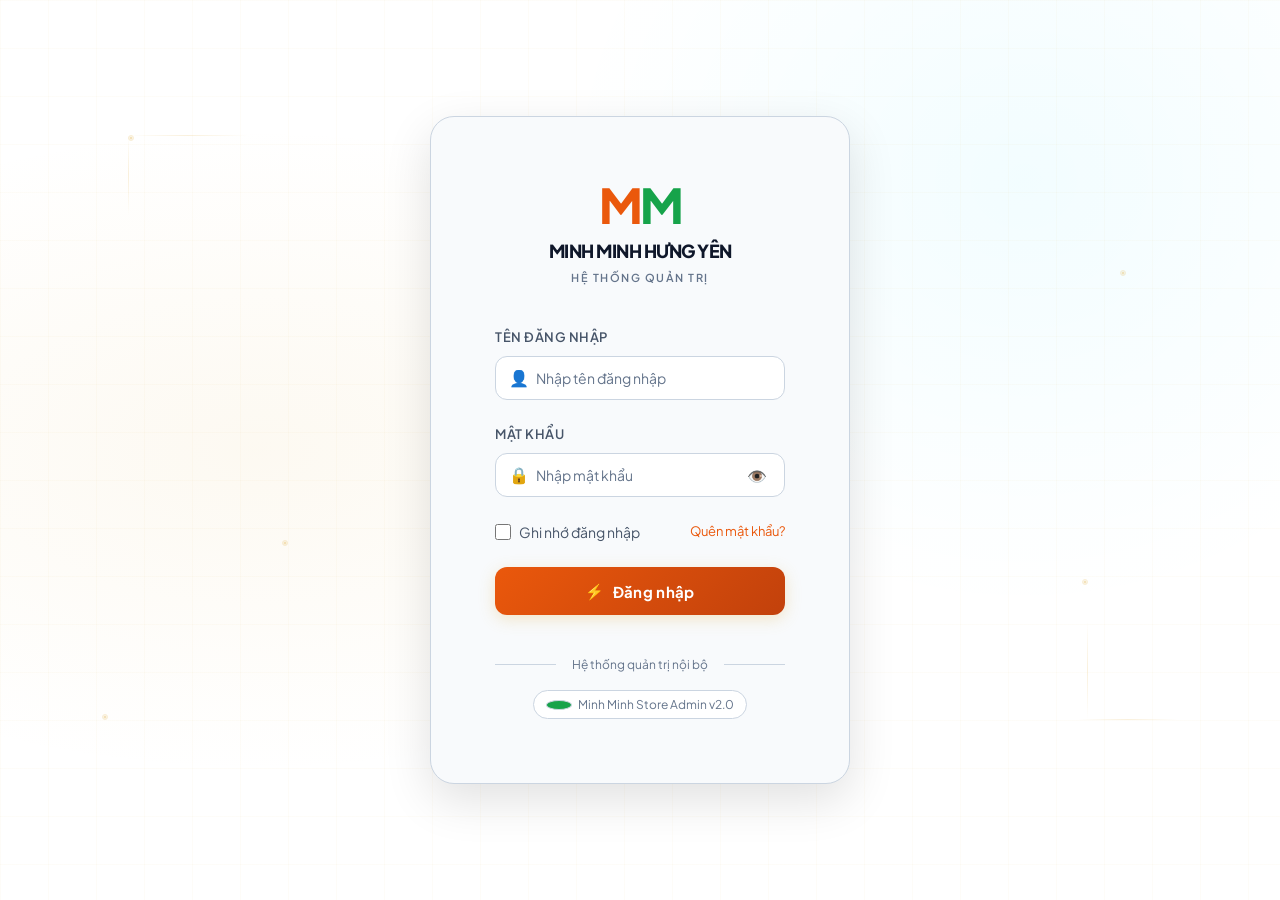
<file: admin/login.html>
<!DOCTYPE html>
<html lang="vi">
<head>
  <meta charset="UTF-8" />
  <meta name="viewport" content="width=device-width, initial-scale=1.0" />
  <title>Đăng nhập Quản trị — Minh Minh Store</title>
  <link rel="preconnect" href="https://fonts.googleapis.com" />
  <link rel="preconnect" href="https://fonts.gstatic.com" crossorigin />
  <link href="https://fonts.googleapis.com/css2?family=Manrope:wght@400;500;600;700;800&family=Outfit:wght@300;400;500;600;700&display=swap" rel="stylesheet" />
  <link rel="stylesheet" href="../css/main.css" />
  <link rel="stylesheet" href="../css/admin.css" />
  <style>
    /* Circuit / grid background pattern */
    .login-bg-grid {
      position: absolute;
      inset: 0;
      background-image:
        linear-gradient(rgba(228,182,83,0.04) 1px, transparent 1px),
        linear-gradient(90deg, rgba(228,182,83,0.04) 1px, transparent 1px);
      background-size: 48px 48px;
      pointer-events: none;
    }

    /* Circuit nodes */
    .circuit-node {
      position: absolute;
      width: 6px; height: 6px;
      border: 1px solid rgba(228,182,83,0.25);
      border-radius: 50%;
      pointer-events: none;
    }
    .circuit-node::after {
      content: '';
      position: absolute;
      top: 50%; left: 50%;
      transform: translate(-50%,-50%);
      width: 3px; height: 3px;
      background: rgba(228,182,83,0.4);
      border-radius: 50%;
    }
    .circuit-line-h {
      position: absolute;
      height: 1px;
      background: linear-gradient(90deg, transparent, rgba(228,182,83,0.2), transparent);
      pointer-events: none;
    }
    .circuit-line-v {
      position: absolute;
      width: 1px;
      background: linear-gradient(180deg, transparent, rgba(228,182,83,0.2), transparent);
      pointer-events: none;
    }

    /* Shake animation */
    @keyframes shake {
      0%, 100% { transform: translateX(0); }
      15% { transform: translateX(-8px); }
      30% { transform: translateX(8px); }
      45% { transform: translateX(-6px); }
      60% { transform: translateX(6px); }
      75% { transform: translateX(-4px); }
      90% { transform: translateX(4px); }
    }
    .shake { animation: shake 0.5s ease both; }

    /* Remember me row */
    .login-options {
      display: flex;
      align-items: center;
      justify-content: space-between;
      margin-bottom: var(--space-lg);
    }
    .checkbox-label {
      display: flex;
      align-items: center;
      gap: var(--space-sm);
      font-size: 14px;
      color: var(--text-secondary);
      cursor: pointer;
      user-select: none;
    }
    .checkbox-label input[type="checkbox"] {
      width: 16px; height: 16px;
      accent-color: var(--gold);
      cursor: pointer;
    }
    .forgot-link {
      font-size: 13px;
      color: var(--gold);
      transition: opacity var(--ease);
    }
    .forgot-link:hover { opacity: 0.7; }

    /* Error message */
    .login-error {
      display: none;
      align-items: center;
      gap: var(--space-sm);
      background: rgba(239,68,68,0.1);
      border: 1px solid rgba(239,68,68,0.25);
      border-radius: var(--radius-md);
      padding: 10px var(--space-md);
      color: var(--error);
      font-size: 13px;
      margin-bottom: var(--space-lg);
    }
    .login-error.visible { display: flex; }

    /* Login button */
    .btn-login {
      width: 100%;
      padding: 14px;
      background: linear-gradient(135deg, var(--gold), var(--gold-dark));
      color: var(--bg-base);
      font-size: 15px;
      font-weight: 700;
      font-family: var(--font-ui);
      border: none;
      border-radius: var(--radius-md);
      cursor: pointer;
      transition: var(--ease);
      display: flex;
      align-items: center;
      justify-content: center;
      gap: var(--space-sm);
      box-shadow: 0 4px 16px rgba(228,182,83,0.3);
      letter-spacing: 0.3px;
    }
    .btn-login:hover {
      transform: translateY(-2px);
      box-shadow: 0 8px 24px rgba(228,182,83,0.4);
    }
    .btn-login:active { transform: translateY(0); }

    /* Form divider */
    .login-divider {
      text-align: center;
      margin-top: var(--space-xl);
      color: var(--text-muted);
      font-size: 12px;
      display: flex;
      align-items: center;
      gap: var(--space-md);
    }
    .login-divider::before,
    .login-divider::after {
      content: '';
      flex: 1;
      height: 1px;
      background: var(--border);
    }

    /* Admin badge at bottom */
    .login-admin-badge {
      text-align: center;
      margin-top: var(--space-md);
      font-size: 12px;
      color: var(--text-muted);
    }
    .login-admin-badge span {
      display: inline-flex;
      align-items: center;
      gap: 6px;
      background: var(--bg-elevated);
      border: 1px solid var(--border);
      border-radius: var(--radius-full);
      padding: 4px 12px;
    }
    .login-admin-badge .dot {
      width: 6px; height: 6px;
      background: var(--success);
      border-radius: 50%;
      animation: pulse-dot 2s ease infinite;
    }
    @keyframes pulse-dot {
      0%, 100% { opacity: 1; }
      50% { opacity: 0.3; }
    }

    /* Pulsing glow ring behind logo */
    @keyframes glow-pulse {
      0%, 100% { box-shadow: 0 0 30px rgba(228,182,83,0.2); }
      50%       { box-shadow: 0 0 60px rgba(228,182,83,0.4); }
    }
    .login-logo-icon { animation: glow-pulse 3s ease infinite; }

    @keyframes fadeInUp {
      from { opacity: 0; transform: translateY(24px); }
      to   { opacity: 1; transform: translateY(0); }
    }
  </style>
</head>
<body>
  <div class="login-page">
    <!-- Backgrounds -->
    <div class="login-bg"></div>
    <div class="login-bg-grid"></div>

    <!-- Circuit decorations -->
    <div class="circuit-node" style="top:15%;left:10%;"></div>
    <div class="circuit-node" style="top:30%;right:12%;"></div>
    <div class="circuit-node" style="bottom:20%;left:8%;"></div>
    <div class="circuit-node" style="bottom:35%;right:15%;"></div>
    <div class="circuit-node" style="top:60%;left:22%;"></div>
    <div class="circuit-line-h" style="top:15%;left:10%;width:120px;"></div>
    <div class="circuit-line-v" style="top:15%;left:10%;height:80px;"></div>
    <div class="circuit-line-h" style="bottom:20%;right:8%;width:100px;right:8%;"></div>
    <div class="circuit-line-v" style="bottom:20%;right:15%;height:100px;"></div>

    <!-- Login Card -->
    <div class="login-card">
      <!-- Logo -->
      <div class="login-logo" style="display:flex;flex-direction:column;align-items:center;justify-content:center;margin-bottom:var(--space-xl);">
        <div style="font-size: 3rem; font-weight: 900; letter-spacing: -3px; line-height: 1; display:flex; margin-bottom: 8px;">
          <span style="color: var(--orange);">M</span><span style="color: var(--green);">M</span>
        </div>
        <div style="text-align:center;">
          <strong style="font-size: 18px; color: var(--text-primary); font-family: var(--font-ui); font-weight: 800; letter-spacing: -0.5px;">MINH MINH HƯNG YÊN</strong>
          <span style="display:block; font-size: 11px; font-weight: 600; color: var(--text-muted); text-transform: uppercase; letter-spacing: 1.5px; margin-top: 4px;">Hệ thống quản trị</span>
        </div>
      </div>

      <!-- Error message -->
      <div class="login-error" id="login-error">
        <span>🚫</span>
        <span id="login-error-text">Tên đăng nhập hoặc mật khẩu không đúng.</span>
      </div>

      <!-- Form -->
      <form id="login-form" onsubmit="handleLogin(event)">
        <!-- Username -->
        <div class="form-group">
          <label class="form-label" for="username">Tên đăng nhập</label>
          <div style="position:relative;">
            <span style="position:absolute;left:14px;top:50%;transform:translateY(-50%);font-size:16px;pointer-events:none;">👤</span>
            <input
              type="text"
              id="username"
              class="form-control"
              style="padding-left:40px;"
              placeholder="Nhập tên đăng nhập"
              autocomplete="username"
              required
            />
          </div>
        </div>

        <!-- Password -->
        <div class="form-group">
          <label class="form-label" for="password">Mật khẩu</label>
          <div class="input-with-toggle" style="position:relative;">
            <span style="position:absolute;left:14px;top:50%;transform:translateY(-50%);font-size:16px;pointer-events:none;z-index:1;">🔒</span>
            <input
              type="password"
              id="password"
              class="form-control"
              style="padding-left:40px;"
              placeholder="Nhập mật khẩu"
              autocomplete="current-password"
              required
            />
            <button type="button" class="password-toggle-btn" id="pwd-toggle" onclick="togglePassword()" title="Hiển thị/ẩn mật khẩu">👁️</button>
          </div>
        </div>

        <!-- Options row -->
        <div class="login-options">
          <label class="checkbox-label">
            <input type="checkbox" id="remember-me" />
            Ghi nhớ đăng nhập
          </label>
          <a href="#" class="forgot-link" onclick="showForgotMsg(event)">Quên mật khẩu?</a>
        </div>

        <!-- Submit -->
        <button type="submit" class="btn-login" id="login-btn">
          <span id="login-btn-icon">⚡</span>
          <span id="login-btn-text">Đăng nhập</span>
        </button>
      </form>

      <div class="login-divider">Hệ thống quản trị nội bộ</div>

      <div class="login-admin-badge">
        <span>
          <span class="dot"></span>
          Minh Minh Store Admin v2.0
        </span>
      </div>
    </div>
  </div>

  <script src="../js/app.js"></script>
  <script src="../js/admin.js"></script>
  <script>
    // Redirect if already logged in
    if (localStorage.getItem('mm_admin_auth') === 'true') {
      window.location.href = 'dashboard.html';
    }

    function togglePassword() {
      const pwdInput = document.getElementById('password');
      const toggleBtn = document.getElementById('pwd-toggle');
      if (pwdInput.type === 'password') {
        pwdInput.type = 'text';
        toggleBtn.textContent = '🙈';
      } else {
        pwdInput.type = 'password';
        toggleBtn.textContent = '👁️';
      }
    }

    function handleLogin(e) {
      e.preventDefault();
      const username = document.getElementById('username').value.trim();
      const password = document.getElementById('password').value;
      const errorEl = document.getElementById('login-error');
      const card = document.querySelector('.login-card');
      const btn = document.getElementById('login-btn');
      const btnText = document.getElementById('login-btn-text');
      const btnIcon = document.getElementById('login-btn-icon');

      // Loading state
      btn.disabled = true;
      btnIcon.textContent = '⏳';
      btnText.textContent = 'Đang xác thực...';

      setTimeout(() => {
        if (username === 'admin' && password === 'minhminh2024') {
          // Success
          localStorage.setItem('mm_admin_auth', 'true');
          btnIcon.textContent = '✅';
          btnText.textContent = 'Thành công! Đang chuyển hướng...';
          btn.style.background = 'linear-gradient(135deg, var(--success), #059669)';
          setTimeout(() => {
            window.location.href = 'dashboard.html';
          }, 800);
        } else {
          // Error
          btn.disabled = false;
          btnIcon.textContent = '⚡';
          btnText.textContent = 'Đăng nhập';
          errorEl.classList.add('visible');
          card.classList.add('shake');
          document.getElementById('password').value = '';
          setTimeout(() => card.classList.remove('shake'), 600);
        }
      }, 700);
    }

    function showForgotMsg(e) {
      e.preventDefault();
      alert('Vui lòng liên hệ quản trị viên hệ thống để được hỗ trợ khôi phục mật khẩu.\n📞 Hotline: 0368 386 357');
    }
  </script>
</body>
</html>
</file>
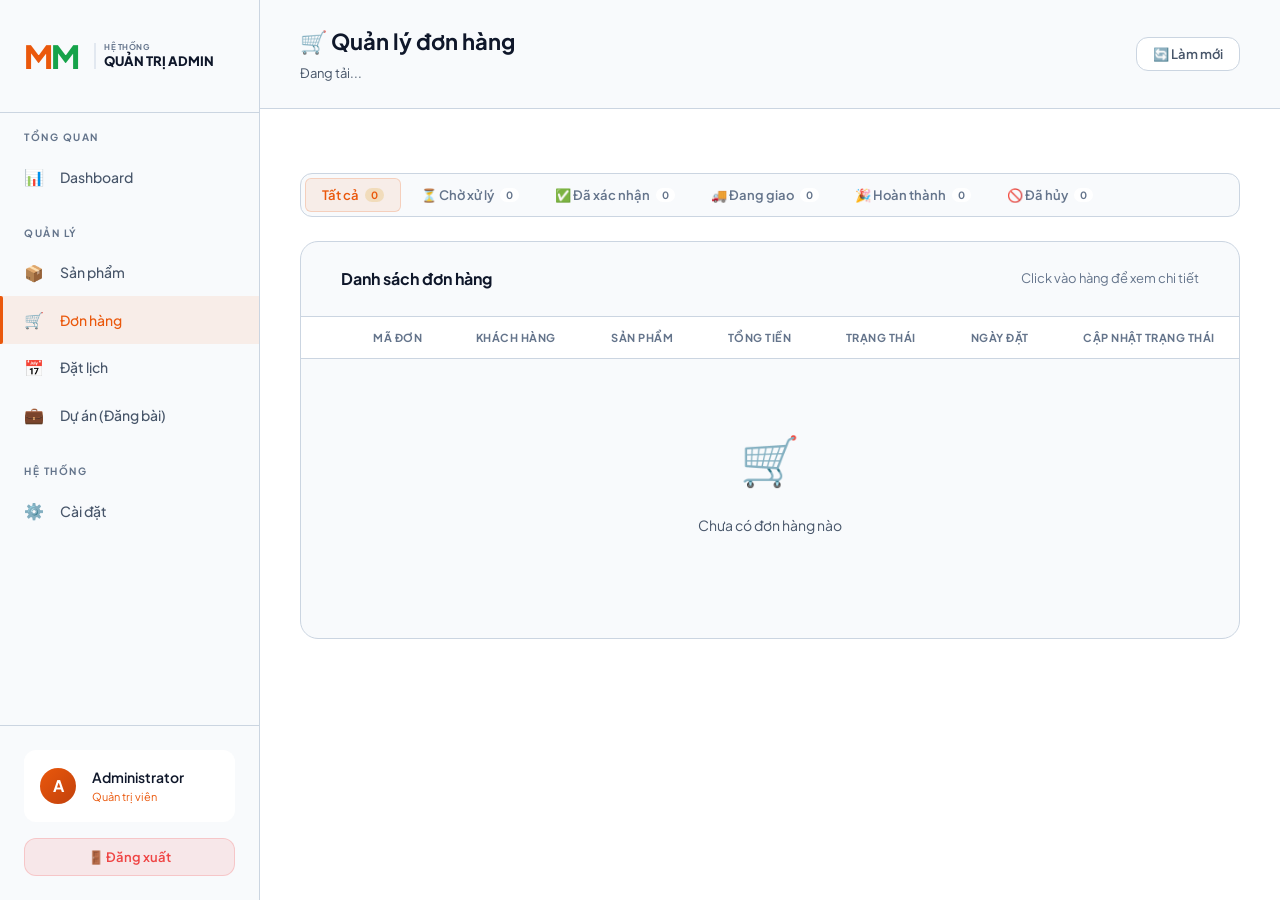
<file: admin/orders.html>
<!DOCTYPE html>
<html lang="vi">
<head>
  <meta charset="UTF-8" />
  <meta name="viewport" content="width=device-width, initial-scale=1.0" />
  <title>Quản lý đơn hàng — Minh Minh Store Admin</title>
  <link rel="preconnect" href="https://fonts.googleapis.com" />
  <link rel="preconnect" href="https://fonts.gstatic.com" crossorigin />
  <link href="https://fonts.googleapis.com/css2?family=Manrope:wght@400;500;600;700;800&family=Outfit:wght@300;400;500;600;700&display=swap" rel="stylesheet" />
  <link rel="stylesheet" href="../css/main.css" />
  <link rel="stylesheet" href="../css/admin.css" />
  <style>
    /* Status badge */
    .status-badge {
      display: inline-flex;
      align-items: center;
      gap: 5px;
      font-size: 11px;
      font-weight: 700;
      padding: 4px 10px;
      border-radius: var(--radius-full);
      white-space: nowrap;
    }

    /* Order Stats Row */
    .order-stats-row {
      display: flex;
      gap: var(--space-md);
      margin-bottom: var(--space-lg);
      flex-wrap: wrap;
    }
    .order-stat-pill {
      display: flex;
      align-items: center;
      gap: var(--space-sm);
      background: var(--bg-surface);
      border: 1px solid var(--border);
      border-radius: var(--radius-md);
      padding: 12px var(--space-lg);
      min-width: 140px;
      transition: var(--ease);
    }
    .order-stat-pill:hover { border-color: var(--border-gold); }
    .order-stat-pill .osp-icon { font-size: 20px; }
    .order-stat-pill .osp-val {
      font-family: var(--font-ui);
      font-size: 22px;
      font-weight: 700;
      line-height: 1;
    }
    .order-stat-pill .osp-lbl {
      font-size: 11px;
      color: var(--text-muted);
      font-weight: 600;
      text-transform: uppercase;
      letter-spacing: 0.5px;
    }

    /* Filter Tabs */
    .filter-tabs {
      display: flex;
      gap: 4px;
      background: var(--bg-surface);
      border: 1px solid var(--border);
      border-radius: var(--radius-md);
      padding: 4px;
      margin-bottom: var(--space-lg);
      flex-wrap: wrap;
    }
    .filter-tab {
      padding: 8px 16px;
      font-size: 13px;
      font-weight: 600;
      color: var(--text-muted);
      border-radius: var(--radius-sm);
      cursor: pointer;
      transition: var(--ease);
      white-space: nowrap;
      border: none;
      background: none;
      display: flex;
      align-items: center;
      gap: 6px;
    }
    .filter-tab:hover { color: var(--text-secondary); background: var(--bg-elevated); }
    .filter-tab.active {
      background: var(--gold-glow);
      color: var(--gold);
      border: 1px solid var(--border-gold);
    }
    .filter-tab .tab-count {
      background: var(--bg-elevated);
      border-radius: var(--radius-full);
      font-size: 10px;
      font-weight: 700;
      padding: 1px 6px;
      min-width: 18px;
      text-align: center;
    }
    .filter-tab.active .tab-count { background: rgba(228,182,83,0.3); color: var(--gold); }

    /* Table row expandable */
    .order-row { cursor: pointer; transition: background var(--ease); }
    .order-row:hover td { background: rgba(228,182,83,0.04) !important; }
    .order-expand-row { display: none; }
    .order-expand-row.open { display: table-row; }
    .order-expand-content {
      padding: var(--space-lg) var(--space-xl);
      background: var(--bg-elevated);
      border-top: 1px dashed var(--border);
    }

    /* Order detail grid */
    .order-detail-grid {
      display: grid;
      grid-template-columns: 1fr 1fr 1fr;
      gap: var(--space-lg);
    }
    @media (max-width: 900px) {
      .order-detail-grid { grid-template-columns: 1fr 1fr; }
    }
    .order-detail-section-title {
      font-size: 12px;
      font-weight: 700;
      color: var(--text-muted);
      text-transform: uppercase;
      letter-spacing: 0.5px;
      margin-bottom: var(--space-sm);
    }

    /* Order item list */
    .order-item-list { display: flex; flex-direction: column; gap: 8px; }
    .order-item-row {
      display: flex;
      align-items: center;
      gap: var(--space-sm);
      font-size: 13px;
    }
    .order-item-icon {
      width: 32px; height: 32px;
      background: var(--bg-surface);
      border: 1px solid var(--border);
      border-radius: var(--radius-sm);
      display: flex;
      align-items: center;
      justify-content: center;
      font-size: 16px;
      flex-shrink: 0;
    }
    .order-item-name { flex: 1; color: var(--text-primary); font-weight: 500; }
    .order-item-qty { color: var(--text-muted); }
    .order-item-price { color: var(--gold); font-weight: 700; }

    /* Status select */
    .status-select {
      background: var(--bg-elevated);
      border: 1px solid var(--border);
      border-radius: var(--radius-sm);
      color: var(--text-primary);
      font-size: 12px;
      font-weight: 600;
      padding: 5px 10px;
      cursor: pointer;
      font-family: var(--font-main);
      transition: var(--ease);
      outline: none;
    }
    .status-select:hover { border-color: var(--border-gold); }

    /* Empty state */
    .empty-state {
      text-align: center;
      padding: 48px;
      color: var(--text-muted);
    }
    .empty-state .empty-icon { font-size: 48px; margin-bottom: var(--space-md); }
    .empty-state p { font-size: 14px; }

    /* Expand arrow */
    .expand-arrow {
      display: inline-block;
      transition: transform var(--ease);
      color: var(--text-muted);
      font-size: 12px;
    }
    .order-row.expanded .expand-arrow { transform: rotate(90deg); }

    /* Customer info in table */
    .cust-name { font-weight: 600; color: var(--text-primary); }
    .cust-phone { font-size: 12px; color: var(--text-muted); }
  </style>
</head>
<body class="admin-body">

  <!-- SIDEBAR -->
  <aside class="admin-sidebar">
    <div class="admin-sidebar-logo" style="display:flex;align-items:center;">
      <div style="font-size: 2rem; font-weight: 900; letter-spacing: -2px; line-height: 1; display:flex;">
        <span style="color: var(--orange);">M</span><span style="color: var(--green);">M</span>
      </div>
      <div style="border-left: 2px solid #e2e8f0; margin-left: 8px; padding-left: 8px; line-height: 1.1;">
        <span style="display:block; font-size: 8px; font-weight: 700; color: var(--text-muted); text-transform: uppercase; letter-spacing: 0.5px;">Hệ thống</span>
        <strong style="font-size: 13px; color: var(--text-primary); font-family: var(--font-ui); font-weight: 800;">QUẢN TRỊ ADMIN</strong>
      </div>
    </div>

    <nav class="admin-nav">
      <div class="admin-nav-section">
        <div class="admin-nav-label">Tổng quan</div>
        <a href="dashboard.html" class="admin-nav-item">
          <span class="admin-nav-icon">📊</span>
          Dashboard
        </a>
      </div>
      <div class="admin-nav-section">
        <div class="admin-nav-label">Quản lý</div>
        <a href="products.html" class="admin-nav-item">
          <span class="admin-nav-icon">📦</span>
          Sản phẩm
        </a>
        <a href="orders.html" class="admin-nav-item active">
          <span class="admin-nav-icon">🛒</span>
          Đơn hàng
        </a>
        <a href="bookings.html" class="admin-nav-item">
          <span class="admin-nav-icon">📅</span>
          Đặt lịch
        </a>
        <a href="projects.html" class="admin-nav-item">
          <span class="admin-nav-icon">💼</span>
          Dự án (Đăng bài)
        </a>
      </div>
      <div class="admin-nav-section">
        <div class="admin-nav-label">Hệ thống</div>
        <a href="#" class="admin-nav-item">
          <span class="admin-nav-icon">⚙️</span>
          Cài đặt
        </a>
      </div>
    </nav>

    <div class="admin-sidebar-footer">
      <div class="admin-user-info">
        <div class="admin-avatar">A</div>
        <div>
          <div class="admin-user-name">Administrator</div>
          <div class="admin-user-role">Quản trị viên</div>
        </div>
      </div>
      <button class="admin-logout-btn" onclick="adminLogout()">
        🚪 Đăng xuất
      </button>
    </div>
  </aside>

  <!-- MAIN CONTENT -->
  <div class="admin-main">
    <header class="admin-header">
      <div class="admin-header-left">
        <div class="admin-page-title">🛒 Quản lý đơn hàng</div>
        <div class="admin-page-subtitle" id="order-subtitle">Đang tải...</div>
      </div>
      <div class="admin-header-right">
        <button class="btn" onclick="loadOrders()" style="background:var(--bg-elevated);border:1px solid var(--border);color:var(--text-secondary);font-size:13px;padding:8px 16px;border-radius:var(--radius-md);">
          🔄 Làm mới
        </button>
      </div>
    </header>

    <div class="admin-content">

      <!-- Stats Row -->
      <div class="order-stats-row" id="order-stats-row">
        <!-- Rendered by JS -->
      </div>

      <!-- Filter Tabs -->
      <div class="filter-tabs" id="filter-tabs">
        <button class="filter-tab active" data-status="all" onclick="filterOrders('all')">
          Tất cả <span class="tab-count" id="tab-count-all">0</span>
        </button>
        <button class="filter-tab" data-status="pending" onclick="filterOrders('pending')">
          ⏳ Chờ xử lý <span class="tab-count" id="tab-count-pending">0</span>
        </button>
        <button class="filter-tab" data-status="confirmed" onclick="filterOrders('confirmed')">
          ✅ Đã xác nhận <span class="tab-count" id="tab-count-confirmed">0</span>
        </button>
        <button class="filter-tab" data-status="shipping" onclick="filterOrders('shipping')">
          🚚 Đang giao <span class="tab-count" id="tab-count-shipping">0</span>
        </button>
        <button class="filter-tab" data-status="done" onclick="filterOrders('done')">
          🎉 Hoàn thành <span class="tab-count" id="tab-count-done">0</span>
        </button>
        <button class="filter-tab" data-status="cancelled" onclick="filterOrders('cancelled')">
          🚫 Đã hủy <span class="tab-count" id="tab-count-cancelled">0</span>
        </button>
      </div>

      <!-- Orders Table -->
      <div class="admin-table-wrapper">
        <div class="admin-table-header">
          <div class="admin-table-title">Danh sách đơn hàng</div>
          <span style="font-size:13px;color:var(--text-muted);">Click vào hàng để xem chi tiết</span>
        </div>
        <table class="admin-table" id="orders-table">
          <thead>
            <tr>
              <th style="width:32px;"></th>
              <th>Mã đơn</th>
              <th>Khách hàng</th>
              <th>Sản phẩm</th>
              <th>Tổng tiền</th>
              <th>Trạng thái</th>
              <th>Ngày đặt</th>
              <th style="width:180px;">Cập nhật trạng thái</th>
            </tr>
          </thead>
          <tbody id="orders-tbody">
            <tr>
              <td colspan="8">
                <div class="empty-state">
                  <div class="empty-icon">🛒</div>
                  <p>Chưa có đơn hàng nào</p>
                </div>
              </td>
            </tr>
          </tbody>
        </table>
      </div>

    </div>
  </div>

  <script src="../js/app.js"></script>
  <script src="../js/admin.js"></script>
  <script>
    // Auth
    requireAuth();

    let allOrders = [];
    let currentFilter = 'all';
    let expandedOrderId = null;

    const STATUS_LABELS = {
      pending:   'Chờ xử lý',
      confirmed: 'Đã xác nhận',
      shipping:  'Đang giao',
      done:      'Hoàn thành',
      cancelled: 'Đã hủy',
    };
    const STATUS_ICONS = {
      pending:   '⏳',
      confirmed: '✅',
      shipping:  '🚚',
      done:      '🎉',
      cancelled: '🚫',
    };
    const STATUS_FLOW = ['pending', 'confirmed', 'shipping', 'done'];

    function fmtPrice(v) { return UI.formatPrice(v || 0); }
    function fmtDate(d) { return UI.formatDateTime(d); }

    // ---- Load & render ----
    function loadOrders() {
      allOrders = Store.getOrders();
      updateCounts();
      filterOrders(currentFilter);
      document.getElementById('order-subtitle').textContent =
        `${allOrders.length} đơn hàng · Cập nhật lúc ${new Date().toLocaleTimeString('vi-VN')}`;
    }

    function updateCounts() {
      const counts = { all: allOrders.length, pending: 0, confirmed: 0, shipping: 0, done: 0, cancelled: 0 };
      allOrders.forEach(o => { if (counts[o.status] !== undefined) counts[o.status]++; });
      Object.entries(counts).forEach(([k, v]) => {
        const el = document.getElementById(`tab-count-${k}`);
        if (el) el.textContent = v;
      });

      // Stats row
      const statsRow = document.getElementById('order-stats-row');
      statsRow.innerHTML = [
        { icon: '⏳', label: 'Chờ xử lý',   val: counts.pending,   color: 'var(--warning)'  },
        { icon: '🚚', label: 'Đang giao',    val: counts.shipping,  color: 'var(--info)'     },
        { icon: '🎉', label: 'Hoàn thành',   val: counts.done,      color: 'var(--success)'  },
        { icon: '🚫', label: 'Đã hủy',       val: counts.cancelled, color: 'var(--error)'    },
      ].map(s => `
        <div class="order-stat-pill">
          <span class="osp-icon">${s.icon}</span>
          <div>
            <div class="osp-val" style="color:${s.color};">${s.val}</div>
            <div class="osp-lbl">${s.label}</div>
          </div>
        </div>
      `).join('');
    }

    function filterOrders(status) {
      currentFilter = status;
      expandedOrderId = null;

      // Update tab active state
      document.querySelectorAll('.filter-tab').forEach(btn => {
        btn.classList.toggle('active', btn.dataset.status === status);
      });

      const filtered = status === 'all' ? allOrders : allOrders.filter(o => o.status === status);
      renderOrdersTable(filtered);
    }

    function renderOrdersTable(orders) {
      const tbody = document.getElementById('orders-tbody');

      if (!orders.length) {
        tbody.innerHTML = `
          <tr><td colspan="8">
            <div class="empty-state">
              <div class="empty-icon">📭</div>
              <p>Không có đơn hàng nào</p>
            </div>
          </td></tr>`;
        return;
      }

      tbody.innerHTML = orders.map(o => {
        const itemCount = (o.items || []).reduce((s, i) => s + (i.qty || 1), 0);
        const statusOpts = ['pending','confirmed','shipping','done','cancelled'].map(st =>
          `<option value="${st}" ${o.status === st ? 'selected' : ''}>${STATUS_ICONS[st]} ${STATUS_LABELS[st]}</option>`
        ).join('');

        return `
          <!-- Main row -->
          <tr class="order-row" id="row-${o.id}" onclick="toggleExpand('${o.id}')">
            <td style="text-align:center;padding-right:0;">
              <span class="expand-arrow">▶</span>
            </td>
            <td>
              <span style="font-family:var(--font-ui);font-weight:700;color:var(--gold);">#${o.id}</span>
            </td>
            <td>
              <div class="cust-name">${o.customerName || '—'}</div>
              <div class="cust-phone">${o.customerPhone || ''}</div>
            </td>
            <td>
              <span style="background:var(--bg-elevated);border:1px solid var(--border);border-radius:var(--radius-full);padding:3px 10px;font-size:12px;font-weight:600;">
                ${itemCount} sản phẩm
              </span>
            </td>
            <td>
              <span style="font-weight:700;color:var(--text-primary);">${fmtPrice(o.total)}</span>
            </td>
            <td>
              <span class="status-badge status-${o.status}">${STATUS_ICONS[o.status] || ''} ${STATUS_LABELS[o.status] || o.status}</span>
            </td>
            <td style="color:var(--text-muted);font-size:13px;">${fmtDate(o.createdAt)}</td>
            <td onclick="event.stopPropagation();">
              <select class="status-select" onchange="updateOrderStatus('${o.id}', this.value)">
                ${statusOpts}
              </select>
            </td>
          </tr>
          <!-- Expand row -->
          <tr class="order-expand-row" id="expand-${o.id}">
            <td colspan="8" style="padding:0;">
              <div class="order-expand-content">
                ${renderOrderDetail(o)}
              </div>
            </td>
          </tr>
        `;
      }).join('');
    }

    function renderOrderDetail(o) {
      const items = o.items || [];
      const itemsHTML = items.length
        ? items.map(item => `
            <div class="order-item-row">
              <div class="order-item-icon">${item.image || '📦'}</div>
              <div class="order-item-name">${item.name}</div>
              <div class="order-item-qty">×${item.qty}</div>
              <div class="order-item-price">${fmtPrice(item.price * item.qty)}</div>
            </div>
          `).join('')
        : '<div style="color:var(--text-muted);font-size:13px;">Không có thông tin sản phẩm</div>';

      const addr = o.address || o.customerAddress || '—';
      const note = o.note || o.customerNote || '—';

      return `
        <div class="order-detail-grid">
          <!-- Items -->
          <div>
            <div class="order-detail-section-title">📦 Sản phẩm đặt</div>
            <div class="order-item-list">${itemsHTML}</div>
            <div style="margin-top:var(--space-sm);padding-top:var(--space-sm);border-top:1px dashed var(--border);display:flex;justify-content:space-between;">
              <span style="font-size:13px;color:var(--text-muted);">Tổng cộng:</span>
              <span style="font-weight:700;color:var(--gold);">${fmtPrice(o.total)}</span>
            </div>
          </div>

          <!-- Delivery info -->
          <div>
            <div class="order-detail-section-title">🚚 Thông tin giao hàng</div>
            <div style="display:flex;flex-direction:column;gap:8px;font-size:13px;">
              <div>
                <span style="color:var(--text-muted);">Tên khách hàng:</span><br/>
                <span style="color:var(--text-primary);font-weight:600;">${o.customerName || '—'}</span>
              </div>
              <div>
                <span style="color:var(--text-muted);">Số điện thoại:</span><br/>
                <span style="color:var(--text-primary);font-weight:600;">${o.customerPhone || '—'}</span>
              </div>
              <div>
                <span style="color:var(--text-muted);">Địa chỉ giao hàng:</span><br/>
                <span style="color:var(--text-primary);font-weight:600;">${addr}</span>
              </div>
            </div>
          </div>

          <!-- Note + Actions -->
          <div>
            <div class="order-detail-section-title">📝 Ghi chú & Hành động</div>
            <div style="font-size:13px;margin-bottom:var(--space-md);">
              <span style="color:var(--text-muted);">Ghi chú:</span><br/>
              <span style="color:${o.note ? 'var(--text-primary)' : 'var(--text-muted)'};">${note}</span>
            </div>
            <div style="font-size:13px;margin-bottom:var(--space-md);">
              <span style="color:var(--text-muted);">Ngày đặt:</span><br/>
              <span style="color:var(--text-secondary);">${fmtDate(o.createdAt)}</span>
            </div>
            ${o.updatedAt ? `
              <div style="font-size:13px;margin-bottom:var(--space-md);">
                <span style="color:var(--text-muted);">Cập nhật lần cuối:</span><br/>
                <span style="color:var(--text-secondary);">${fmtDate(o.updatedAt)}</span>
              </div>
            ` : ''}
            <div style="display:flex;gap:8px;flex-wrap:wrap;margin-top:var(--space-sm);">
              ${STATUS_FLOW.indexOf(o.status) < STATUS_FLOW.length - 1 && o.status !== 'cancelled'
                ? `<button onclick="nextStatus('${o.id}', '${o.status}')"
                      style="padding:7px 14px;background:var(--gold-glow);border:1px solid var(--border-gold);border-radius:var(--radius-sm);color:var(--gold);font-size:12px;font-weight:700;cursor:pointer;transition:var(--ease);"
                      onmouseover="this.style.background='rgba(228,182,83,0.25)'" onmouseout="this.style.background='var(--gold-glow)'">
                      ▶ Chuyển sang ${STATUS_LABELS[STATUS_FLOW[STATUS_FLOW.indexOf(o.status)+1]]}
                    </button>`
                : ''}
              ${o.status !== 'cancelled' && o.status !== 'done'
                ? `<button onclick="updateOrderStatus('${o.id}', 'cancelled')"
                      style="padding:7px 14px;background:rgba(239,68,68,0.1);border:1px solid rgba(239,68,68,0.2);border-radius:var(--radius-sm);color:var(--error);font-size:12px;font-weight:700;cursor:pointer;transition:var(--ease);"
                      onmouseover="this.style.background='rgba(239,68,68,0.2)'" onmouseout="this.style.background='rgba(239,68,68,0.1)'">
                      🚫 Hủy đơn
                    </button>`
                : ''}
            </div>
          </div>
        </div>
      `;
    }

    // ---- Expand/Collapse ----
    function toggleExpand(orderId) {
      const row     = document.getElementById(`row-${orderId}`);
      const expand  = document.getElementById(`expand-${orderId}`);
      if (!row || !expand) return;

      if (expandedOrderId && expandedOrderId !== orderId) {
        // Collapse previous
        const prevRow    = document.getElementById(`row-${expandedOrderId}`);
        const prevExpand = document.getElementById(`expand-${expandedOrderId}`);
        if (prevRow)    prevRow.classList.remove('expanded');
        if (prevExpand) prevExpand.classList.remove('open');
      }

      const isOpen = expand.classList.contains('open');
      row.classList.toggle('expanded', !isOpen);
      expand.classList.toggle('open', !isOpen);
      expandedOrderId = isOpen ? null : orderId;
    }

    // ---- Update Status ----
    function updateOrderStatus(orderId, newStatus) {
      Store.updateOrderStatus(orderId, newStatus);
      UI.toast(`Đã cập nhật trạng thái đơn #${orderId} → ${STATUS_LABELS[newStatus]}`, 'success');
      loadOrders();
    }

    function nextStatus(orderId, currentStatus) {
      const idx = STATUS_FLOW.indexOf(currentStatus);
      if (idx < STATUS_FLOW.length - 1) {
        updateOrderStatus(orderId, STATUS_FLOW[idx + 1]);
      }
    }

    // ---- Init ----
    document.addEventListener('DOMContentLoaded', () => {
      loadOrders();
      initAdminNav();
    });
  </script>
</body>
</html>
</file>
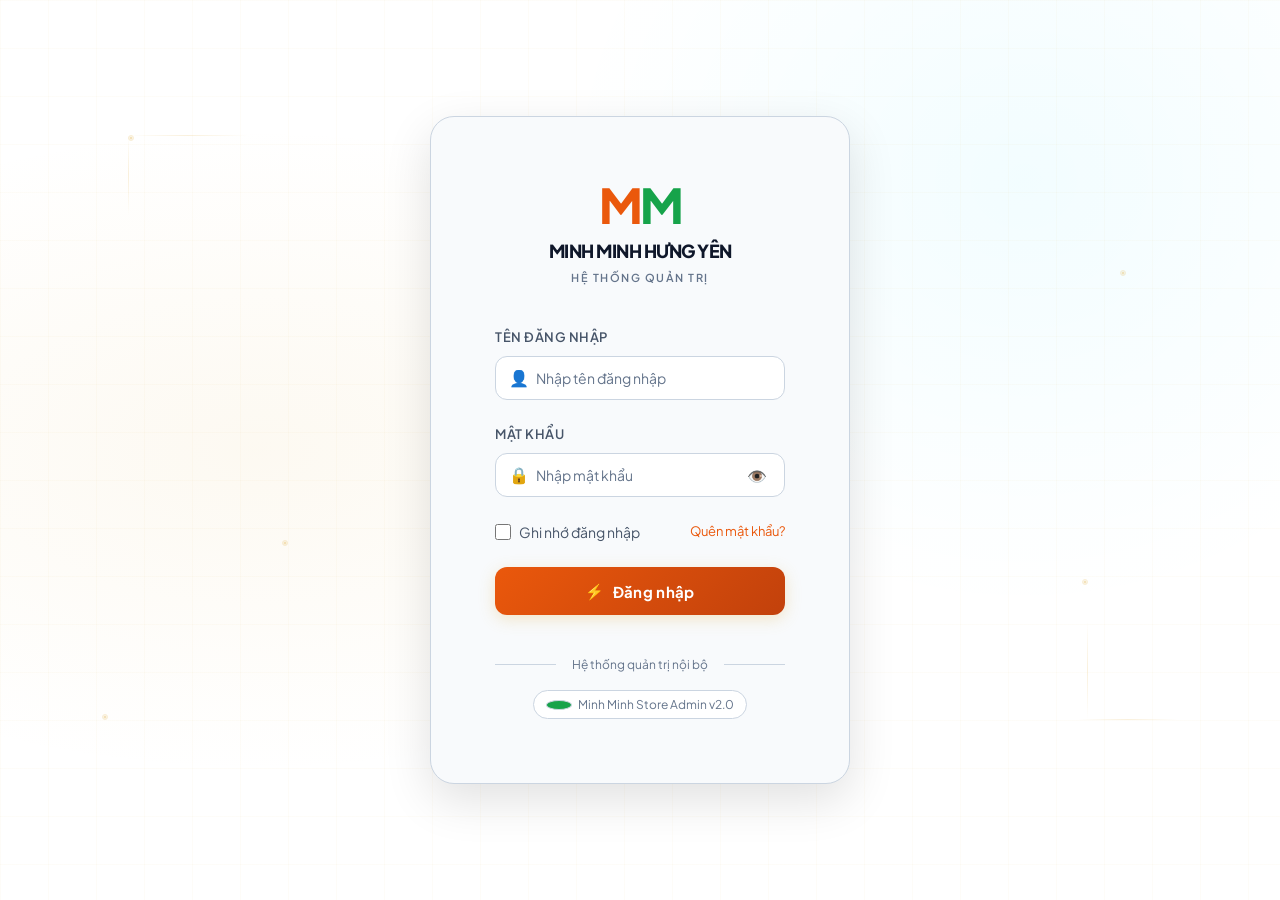
<file: admin/projects.html>
<!DOCTYPE html>
<html lang="vi">
<head>
  <meta charset="UTF-8" />
  <meta name="viewport" content="width=device-width, initial-scale=1.0" />
  <title>Quản lý dự án — Minh Minh Store Admin</title>
  <link rel="preconnect" href="https://fonts.googleapis.com" />
  <link rel="preconnect" href="https://fonts.gstatic.com" crossorigin />
  <link href="https://fonts.googleapis.com/css2?family=Manrope:wght@400;500;600;700;800&family=Outfit:wght@300;400;500;600;700&display=swap" rel="stylesheet" />
  <link rel="stylesheet" href="../css/main.css" />
  <link rel="stylesheet" href="../css/admin.css" />
  <style>
    /* Image preview wrapper */
    .image-upload-box {
      border: 2px dashed var(--border);
      border-radius: var(--radius-lg);
      padding: 24px 16px;
      text-align: center;
      cursor: pointer;
      background: var(--bg-elevated);
      transition: var(--ease);
      margin-bottom: var(--space-md);
    }
    .image-upload-box:hover {
      border-color: var(--gold);
    }
    .img-preview-container {
      position: relative;
      width: 100%;
      height: 180px;
      border-radius: var(--radius-md);
      overflow: hidden;
      border: 1px solid var(--border);
      margin-bottom: var(--space-md);
      background: #000;
    }
    .img-preview-container img {
      width: 100%;
      height: 100%;
      object-fit: cover;
    }
    .img-preview-remove {
      position: absolute;
      top: 8px; right: 8px;
      width: 28px; height: 28px;
      border-radius: 50%;
      background: rgba(239, 68, 68, 0.9);
      color: white;
      border: none;
      font-size: 14px;
      cursor: pointer;
      display: flex;
      align-items: center;
      justify-content: center;
      box-shadow: 0 2px 8px rgba(0,0,0,0.3);
      font-weight: bold;
    }
    .img-preview-remove:hover {
      background: rgb(220, 38, 38);
    }

    /* Product linking list */
    .devices-selector-grid {
      display: grid;
      grid-template-columns: 1fr 1fr;
      gap: 10px;
      max-height: 220px;
      overflow-y: auto;
      border: 1px solid var(--border);
      padding: 10px;
      border-radius: var(--radius-md);
      background: var(--bg-surface);
      margin-top: 6px;
    }

    @media (max-width: 600px) {
      .devices-selector-grid {
        grid-template-columns: 1fr;
      }
    }
  </style>
</head>
<body class="admin-body">

  <!-- SIDEBAR -->
  <aside class="admin-sidebar">
    <div class="admin-sidebar-logo" style="display:flex;align-items:center;">
      <div style="font-size: 2rem; font-weight: 900; letter-spacing: -2px; line-height: 1; display:flex;">
        <span style="color: var(--orange);">M</span><span style="color: var(--green);">M</span>
      </div>
      <div style="border-left: 2px solid #e2e8f0; margin-left: 8px; padding-left: 8px; line-height: 1.1;">
        <span style="display:block; font-size: 8px; font-weight: 700; color: var(--text-muted); text-transform: uppercase; letter-spacing: 0.5px;">Hệ thống</span>
        <strong style="font-size: 13px; color: var(--text-primary); font-family: var(--font-ui); font-weight: 800;">QUẢN TRỊ ADMIN</strong>
      </div>
    </div>

    <nav class="admin-nav">
      <div class="admin-nav-section">
        <div class="admin-nav-label">Tổng quan</div>
        <a href="dashboard.html" class="admin-nav-item">
          <span class="admin-nav-icon">📊</span>
          Dashboard
        </a>
      </div>
      <div class="admin-nav-section">
        <div class="admin-nav-label">Quản lý</div>
        <a href="products.html" class="admin-nav-item">
          <span class="admin-nav-icon">📦</span>
          Sản phẩm
        </a>
        <a href="orders.html" class="admin-nav-item">
          <span class="admin-nav-icon">🛒</span>
          Đơn hàng
        </a>
        <a href="bookings.html" class="admin-nav-item">
          <span class="admin-nav-icon">📅</span>
          Đặt lịch
        </a>
        <a href="projects.html" class="admin-nav-item active">
          <span class="admin-nav-icon">💼</span>
          Dự án (Đăng bài)
        </a>
      </div>
      <div class="admin-nav-section">
        <div class="admin-nav-label">Hệ thống</div>
        <a href="#" class="admin-nav-item">
          <span class="admin-nav-icon">⚙️</span>
          Cài đặt
        </a>
      </div>
    </nav>

    <div class="admin-sidebar-footer">
      <div class="admin-user-info">
        <div class="admin-avatar">A</div>
        <div>
          <div class="admin-user-name">Administrator</div>
          <div class="admin-user-role">Quản trị viên</div>
        </div>
      </div>
      <button class="admin-logout-btn" onclick="adminLogout()">
        🚪 Đăng xuất
      </button>
    </div>
  </aside>

  <!-- MAIN CONTENT -->
  <div class="admin-main">
    <header class="admin-header">
      <div class="admin-header-left">
        <div class="admin-page-title">💼 Quản lý bài đăng dự án</div>
        <div class="admin-page-subtitle" id="project-subtitle">Đang tải...</div>
      </div>
      <div class="admin-header-right">
        <button class="btn btn-primary" onclick="openAddModal()" style="display:flex;align-items:center;gap:8px;">
          ➕ Đăng dự án mới
        </button>
      </div>
    </header>

    <div class="admin-content">
      <!-- Filter Bar -->
      <div class="filter-bar" style="margin-bottom:var(--space-lg);">
        <input type="text" class="form-control" id="search-input" placeholder="Tìm kiếm tên dự án, địa điểm..." oninput="filterProjects()" style="max-width:320px;" />
        <select class="form-control" id="category-filter" style="width:200px;" onchange="filterProjects()">
          <option value="">Tất cả danh mục</option>
          <option value="Camera">Camera</option>
          <option value="Mạng & Viễn thông">Mạng & Viễn thông</option>
          <option value="IT & Máy chủ">IT & Máy chủ</option>
          <option value="Máy in & Thiết bị">Máy in & Thiết bị</option>
        </select>
      </div>

      <!-- Projects Table -->
      <div class="admin-table-wrapper">
        <table class="admin-table">
          <thead>
            <tr>
              <th style="width:80px;">Hình ảnh</th>
              <th>Tên dự án</th>
              <th>Danh mục</th>
              <th>Địa điểm</th>
              <th>Năm</th>
              <th style="width:120px;text-align:center;">Thao tác</th>
            </tr>
          </thead>
          <tbody id="projects-tbody">
            <tr>
              <td colspan="6" style="text-align:center;color:var(--text-muted);padding:48px;">Đang tải dữ liệu...</td>
            </tr>
          </tbody>
        </table>
      </div>
    </div>
  </div>

  <!-- PROJECT MODAL -->
  <div class="modal-overlay" id="project-modal" onclick="handleModalOverlayClick(event)">
    <div class="modal-box" style="max-width: 680px;">
      <div class="modal-header">
        <div class="modal-title" id="modal-title">Đăng dự án tiêu biểu</div>
        <button class="modal-close" onclick="closeModal()">✕</button>
      </div>

      <div class="modal-body">
        <input type="hidden" id="edit-project-id" value="" />

        <!-- Title -->
        <div class="form-group">
          <label class="form-label" for="proj-name">Tên dự án/công trình <span style="color:var(--error);">*</span></label>
          <input type="text" id="proj-name" class="form-control" placeholder="Ví dụ: Thi công hạ tầng Camera giám sát Công ty nhựa Rạng Đông" required />
        </div>

        <!-- Category + Location + Year -->
        <div class="form-row" style="margin-bottom:var(--space-lg);">
          <div class="form-group" style="margin-bottom:0;">
            <label class="form-label" for="proj-category">Danh mục <span style="color:var(--error);">*</span></label>
            <select id="proj-category" class="form-control" required>
              <option value="">Chọn danh mục</option>
              <option value="Camera">Camera</option>
              <option value="Mạng & Viễn thông">Mạng & Viễn thông</option>
              <option value="IT & Máy chủ">IT & Máy chủ</option>
              <option value="Máy in & Thiết bị">Máy in & Thiết bị</option>
            </select>
          </div>
          <div class="form-group" style="margin-bottom:0;">
            <label class="form-label" for="proj-location">Địa điểm thi công <span style="color:var(--error);">*</span></label>
            <input type="text" id="proj-location" class="form-control" placeholder="Yên Mỹ, Hưng Yên" required />
          </div>
          <div class="form-group" style="margin-bottom:0;">
            <label class="form-label" for="proj-year">Năm hoàn thành <span style="color:var(--error);">*</span></label>
            <input type="text" id="proj-year" class="form-control" placeholder="2026" required />
          </div>
        </div>

        <!-- Image Upload (Facebook Style) -->
        <div class="form-group">
          <label class="form-label">Hình ảnh thực tế dự án</label>
          <input type="file" id="proj-image-file" accept="image/*" style="display:none;" onchange="handleImageSelect(event)" />
          
          <!-- Image preview -->
          <div id="image-preview-wrap" style="display:none;">
            <div class="img-preview-container">
              <img id="image-preview-img" src="" alt="Preview" />
              <button type="button" class="img-preview-remove" onclick="removeSelectedImage()">✕</button>
            </div>
          </div>

          <!-- Select box -->
          <div class="image-upload-box" id="image-upload-trigger" onclick="document.getElementById('proj-image-file').click()">
            <div style="font-size:36px;margin-bottom:8px;">📸</div>
            <div style="font-size:13px;font-weight:700;color:var(--text-primary);">Chọn ảnh chụp thực tế dự án từ máy tính</div>
            <div style="font-size:11px;color:var(--text-muted);margin-top:2px;">Hệ thống tự động nén ảnh tối ưu dung lượng</div>
          </div>
        </div>

        <!-- Emoji Icon backup -->
        <div class="form-row" style="margin-bottom:var(--space-lg);">
          <div class="form-group" style="margin-bottom:0; max-width: 140px;">
            <label class="form-label" for="proj-icon">Emoji dự phòng</label>
            <input type="text" id="proj-icon" class="form-control" placeholder="💼" maxlength="2" />
          </div>
          <div class="form-group" style="margin-bottom:0; flex-grow:1;">
            <span style="font-size:11px;color:var(--text-muted);display:block;margin-top:28px;">(Sử dụng khi không tải ảnh thực tế lên)</span>
          </div>
        </div>

        <!-- Description -->
        <div class="form-group">
          <label class="form-label" for="proj-desc">Giới thiệu/Mô tả dự án <span style="color:var(--error);">*</span></label>
          <textarea id="proj-desc" class="form-control" rows="3" placeholder="Nhập tóm tắt mô tả về nhu cầu của khách hàng và giải pháp đã thực hiện..." required></textarea>
        </div>

        <!-- Highlights (One per line) -->
        <div class="form-group">
          <label class="form-label" for="proj-highlights">Các hạng mục công việc đã làm (Mỗi dòng một hạng mục) <span style="color:var(--error);">*</span></label>
          <textarea id="proj-highlights" class="form-control" rows="4" placeholder="Lắp đặt 48 camera Dome hồng ngoại trong nhà xưởng&#10;Đi dây âm trần và trong ống cứng bảo vệ&#10;Cấu hình hệ thống lưu trữ trung tâm" required></textarea>
        </div>

        <!-- Linked Devices Checklist -->
        <div class="form-group">
          <label class="form-label">Thiết bị lắp đặt liên kết (từ kho sản phẩm)</label>
          <div class="devices-selector-grid" id="project-devices-container">
            <!-- Dynamically populated products checklist -->
          </div>
        </div>

      </div>

      <div class="modal-footer">
        <button class="btn" onclick="closeModal()" style="background:var(--bg-elevated);border:1px solid var(--border);color:var(--text-secondary);padding:10px 24px;border-radius:var(--radius-md);font-weight:600;">
          Hủy
        </button>
        <button class="btn btn-primary" onclick="saveProject()" id="save-btn" style="padding:10px 28px;">
          💾 Lưu bài đăng dự án
        </button>
      </div>
    </div>
  </div>

  <script src="../js/app.js"></script>
  <script src="../js/admin.js"></script>
  <script>
    requireAuth();

    let allProjects = [];
    let selectedImageData = '';

    // ---- Load ----
    function loadProjects() {
      allProjects = Store.getProjects();
      document.getElementById('project-subtitle').textContent = `${allProjects.length} dự án đã đăng`;
      filterProjects();
    }

    function filterProjects() {
      const q = document.getElementById('search-input').value.toLowerCase();
      const cat = document.getElementById('category-filter').value;

      let filtered = allProjects.filter(p => {
        const matchQ = !q || p.name.toLowerCase().includes(q) || p.location.toLowerCase().includes(q);
        const matchCat = !cat || p.category === cat;
        return matchQ && matchCat;
      });

      renderProjectsTable(filtered);
    }

    function renderProjectsTable(projects) {
      const tbody = document.getElementById('projects-tbody');
      if (!projects.length) {
        tbody.innerHTML = `<tr><td colspan="6" style="text-align:center;color:var(--text-muted);padding:48px;">Không tìm thấy dự án nào phù hợp</td></tr>`;
        return;
      }

      tbody.innerHTML = projects.map(p => {
        const imgContent = p.imageUrl 
          ? `<img src="${p.imageUrl}" style="width:50px;height:50px;object-fit:cover;border-radius:6px;border:1px solid var(--border);">`
          : `<div style="font-size:28px;width:50px;height:50px;display:flex;align-items:center;justify-content:center;background:var(--bg-elevated);border-radius:6px;border:1px solid var(--border);">${p.icon || '💼'}</div>`;

        return `
          <tr>
            <td>${imgContent}</td>
            <td><strong style="color:var(--text-primary);font-size:14px;">${p.name}</strong></td>
            <td><span class="status-badge badge-active">${p.category}</span></td>
            <td>${p.location}</td>
            <td>${p.year}</td>
            <td>
              <div class="table-actions" style="justify-content:center;">
                <button class="btn-table-action" onclick="openEditModal('${p.id}')" title="Chỉnh sửa">✏️</button>
                <button class="btn-table-action delete" onclick="deleteProject('${p.id}')" title="Xóa">🗑️</button>
              </div>
            </td>
          </tr>
        `;
      }).join('');
    }

    // ---- Image Upload/Compression ----
    function handleImageSelect(e) {
      const file = e.target.files[0];
      if (!file) return;

      const reader = new FileReader();
      reader.onload = function(evt) {
        const img = new Image();
        img.onload = function() {
          // Compress image via Canvas
          const canvas = document.createElement('canvas');
          let width = img.width;
          let height = img.height;
          
          const MAX_SIZE = 800;
          if (width > height) {
            if (width > MAX_SIZE) {
              height *= MAX_SIZE / width;
              width = MAX_SIZE;
            }
          } else {
            if (height > MAX_SIZE) {
              width *= MAX_SIZE / height;
              height = MAX_SIZE;
            }
          }
          
          canvas.width = width;
          canvas.height = height;
          
          const ctx = canvas.getContext('2d');
          ctx.drawImage(img, 0, 0, width, height);
          
          selectedImageData = canvas.toDataURL('image/jpeg', 0.75);
          
          document.getElementById('image-preview-img').src = selectedImageData;
          document.getElementById('image-preview-wrap').style.display = 'block';
          document.getElementById('image-upload-trigger').style.display = 'none';
        };
        img.src = evt.target.result;
      };
      reader.readAsDataURL(file);
    }

    function removeSelectedImage() {
      selectedImageData = '';
      document.getElementById('image-preview-img').src = '';
      document.getElementById('image-preview-wrap').style.display = 'none';
      document.getElementById('image-upload-trigger').style.display = 'block';
      document.getElementById('proj-image-file').value = '';
    }

    // ---- Product link list ----
    function renderProductLinkList(selectedDevices = []) {
      const products = Store.getProducts().filter(p => p.active);
      const container = document.getElementById('project-devices-container');
      if (products.length === 0) {
        container.innerHTML = '<div style="font-size:12px;color:var(--text-muted);grid-column: 1 / -1;">Không có sản phẩm nào hoạt động để liên kết.</div>';
        return;
      }
      
      container.innerHTML = products.map(p => {
        const matched = selectedDevices.find(d => d.link === p.id);
        const checked = matched ? 'checked' : '';
        const qty = matched ? matched.qty : 1;
        return `
          <label style="display:flex; align-items:center; gap:8px; background:var(--bg-elevated); padding:8px 12px; border-radius:6px; border:1px solid var(--border); font-size:13px; cursor:pointer;">
            <input type="checkbox" class="device-cb" data-id="${p.id}" data-name="${p.name}" ${checked} onchange="toggleDeviceInput(this)" style="width:16px; height:16px; accent-color:var(--gold); margin:0;">
            <span>${p.images?.[0] || '📦'}</span>
            <span style="flex-grow:1; text-overflow:ellipsis; overflow:hidden; white-space:nowrap; max-width:180px;" title="${p.name}">${p.name}</span>
            <span style="font-size:11px; color:var(--text-muted); font-weight:normal; margin-left:auto;">SL:</span>
            <input type="number" class="device-qty" data-id="${p.id}" value="${qty}" min="1" max="99" ${checked ? '' : 'disabled'} style="width:50px; background:var(--bg-base); border:1px solid var(--border); border-radius:4px; padding:2px 6px; text-align:center; color:var(--text-primary); font-size:12px;" onclick="event.stopPropagation()">
          </label>
        `;
      }).join('');
    }

    window.toggleDeviceInput = (cb) => {
      const qtyInput = cb.parentElement.querySelector('.device-qty');
      qtyInput.disabled = !cb.checked;
    };

    // ---- Modal controls ----
    function openAddModal() {
      document.getElementById('modal-title').textContent = '➕ Đăng dự án tiêu biểu mới';
      document.getElementById('edit-project-id').value = '';
      document.getElementById('proj-name').value = '';
      document.getElementById('proj-category').value = '';
      document.getElementById('proj-location').value = '';
      document.getElementById('proj-year').value = '';
      document.getElementById('proj-icon').value = '💼';
      document.getElementById('proj-desc').value = '';
      document.getElementById('proj-highlights').value = '';
      removeSelectedImage();
      renderProductLinkList([]);
      openModal();
    }

    function openEditModal(id) {
      const p = Store.getProject(id);
      if (!p) return;

      document.getElementById('modal-title').textContent = '✏️ Chỉnh sửa bài đăng dự án';
      document.getElementById('edit-project-id').value = id;
      document.getElementById('proj-name').value = p.name || '';
      document.getElementById('proj-category').value = p.category || '';
      document.getElementById('proj-location').value = p.location || '';
      document.getElementById('proj-year').value = p.year || '';
      document.getElementById('proj-icon').value = p.icon || '💼';
      document.getElementById('proj-desc').value = p.desc || '';
      document.getElementById('proj-highlights').value = p.highlights ? p.highlights.join('\n') : '';
      
      removeSelectedImage();
      if (p.imageUrl) {
        selectedImageData = p.imageUrl;
        document.getElementById('image-preview-img').src = selectedImageData;
        document.getElementById('image-preview-wrap').style.display = 'block';
        document.getElementById('image-upload-trigger').style.display = 'none';
      }

      renderProductLinkList(p.devices || []);
      openModal();
    }

    function openModal() {
      document.getElementById('project-modal').classList.add('open');
      document.body.style.overflow = 'hidden';
    }

    function closeModal() {
      document.getElementById('project-modal').classList.remove('open');
      document.body.style.overflow = '';
    }

    function handleModalOverlayClick(e) {
      if (e.target === document.getElementById('project-modal')) closeModal();
    }

    // ---- Save ----
    function saveProject() {
      const id = document.getElementById('edit-project-id').value;
      const name = document.getElementById('proj-name').value.trim();
      const category = document.getElementById('proj-category').value;
      const location = document.getElementById('proj-location').value.trim();
      const year = document.getElementById('proj-year').value.trim();
      const desc = document.getElementById('proj-desc').value.trim();
      const highlightsRaw = document.getElementById('proj-highlights').value.trim();

      if (!name) { alert('Vui lòng nhập tên dự án.'); return; }
      if (!category) { alert('Vui lòng chọn danh mục.'); return; }
      if (!location) { alert('Vui lòng nhập địa điểm.'); return; }
      if (!year) { alert('Vui lòng nhập năm hoàn thành.'); return; }
      if (!desc) { alert('Vui lòng nhập mô tả dự án.'); return; }
      if (!highlightsRaw) { alert('Vui lòng nhập các hạng mục triển khai.'); return; }

      const highlights = highlightsRaw.split('\n').map(h => h.trim()).filter(Boolean);

      // Collect selected devices
      const devices = [];
      document.querySelectorAll('.device-cb:checked').forEach(cb => {
        const pId = cb.dataset.id;
        const pName = cb.dataset.name;
        const qty = parseInt(cb.parentElement.querySelector('.device-qty').value) || 1;
        devices.push({ name: pName, qty, link: pId });
      });

      const projectData = {
        name,
        category,
        location,
        year,
        desc,
        highlights,
        devices,
        imageUrl: selectedImageData,
        icon: document.getElementById('proj-icon').value.trim() || '💼'
      };

      if (id) {
        Store.updateProject(id, projectData);
        UI.toast('Đã cập nhật bài đăng dự án thành công!', 'success');
      } else {
        Store.addProject({
          ...projectData,
          id: UI.genId('proj'),
          createdAt: new Date().toISOString()
        });
        UI.toast('Đã đăng dự án tiêu biểu mới thành công!', 'success');
      }

      closeModal();
      loadProjects();
    }

    // ---- Delete ----
    function deleteProject(id) {
      const p = Store.getProject(id);
      if (!p) return;
      if (!confirm(`Bạn có chắc muốn xóa dự án:\n"${p.name}"?\n\nHành động này không thể hoàn tác!`)) return;
      Store.deleteProject(id);
      UI.toast(`Đã xóa bài đăng dự án "${p.name}"`, 'info');
      loadProjects();
    }

    // ---- Keyboard ----
    document.addEventListener('keydown', e => {
      if (e.key === 'Escape') closeModal();
    });

    // ---- Init ----
    document.addEventListener('DOMContentLoaded', () => {
      loadProjects();
      initAdminNav();
    });
  </script>
</body>
</html>
</file>
<file: css/main.css>
/* =========================================
   MINH MINH STORE — Design System
   Main CSS: Variables, Components, Layout
   ========================================= */

@import url('https://fonts.googleapis.com/css2?family=Plus+Jakarta+Sans:wght@300;400;500;600;700;800;900&display=swap');

/* === CSS VARIABLES === */
:root {
  /* Colors */
  --bg-base:        #ffffff;
  --bg-surface:     #f8fafc;
  --bg-elevated:    #ffffff;
  --bg-hover:       #f1f5f9;
  --border:         #cbd5e1;
  --orange:         #ea580c;
  --orange-hover:   #c2410c;
  --orange-light:   #f97316;
  --orange-glow:    rgba(234, 88, 12, 0.08);
  --orange-glow-lg: rgba(234, 88, 12, 0.15);

  --green:          #16a34a;
  --green-hover:    #15803d;
  --green-glow:     rgba(22, 163, 74, 0.08);

  --border-gold:    rgba(234, 88, 12, 0.2);

  --gold:           var(--orange);
  --gold-dark:      var(--orange-hover);
  --gold-light:     var(--orange-light);
  --gold-glow:      var(--orange-glow);
  --gold-glow-lg:   var(--orange-glow-lg);

  --cyan:           var(--green);
  --cyan-glow:      var(--green-glow);

  --text-primary:   #0f172a;
  --text-secondary: #475569;
  --text-muted:     #64748b;

  --success:        #16a34a;
  --warning:        #f59e0b;
  --error:          #ef4444;
  --info:           #3b82f6;

  /* Spacing */
  --space-xs:  4px;
  --space-sm:  8px;
  --space-md:  16px;
  --space-lg:  24px;
  --space-xl:  40px;
  --space-2xl: 64px;
  --space-3xl: 96px;

  /* Typography */
  --font-main:  'Plus Jakarta Sans', sans-serif;
  --font-ui:    'Plus Jakarta Sans', sans-serif;

  /* Radius */
  --radius-sm:  6px;
  --radius-md:  12px;
  --radius-lg:  18px;
  --radius-xl:  24px;
  --radius-full: 9999px;

  /* Shadows */
  --shadow-sm:  0 2px 8px rgba(0,0,0,0.05);
  --shadow-md:  0 8px 24px rgba(0,0,0,0.08);
  --shadow-lg:  0 16px 48px rgba(0,0,0,0.12);
  --shadow-gold: 0 0 30px rgba(234, 88, 12, 0.15);

  /* Transitions */
  --ease:       0.25s cubic-bezier(0.4,0,0.2,1);
  --ease-slow:  0.4s cubic-bezier(0.4,0,0.2,1);
  --ease-bounce: 0.4s cubic-bezier(0.34,1.56,0.64,1);

  /* Layout */
  --container:  1280px;
  --nav-height: 72px;
}

/* === RESET === */
*, *::before, *::after {
  box-sizing: border-box;
  margin: 0;
  padding: 0;
}

html { scroll-behavior: smooth; }

body {
  font-family: var(--font-main);
  background-color: var(--bg-base);
  color: var(--text-primary);
  font-size: 15px;
  line-height: 1.6;
  -webkit-font-smoothing: antialiased;
  overflow-x: hidden;
}

a { color: inherit; text-decoration: none; }
img { max-width: 100%; display: block; }
button { cursor: pointer; font-family: var(--font-main); border: none; }
input, textarea, select { font-family: var(--font-main); }
ul, ol { list-style: none; }

/* === SCROLLBAR === */
::-webkit-scrollbar { width: 6px; }
::-webkit-scrollbar-track { background: var(--bg-surface); }
::-webkit-scrollbar-thumb { background: var(--bg-elevated); border-radius: 99px; }
::-webkit-scrollbar-thumb:hover { background: var(--gold); }

/* === LAYOUT === */
.container {
  max-width: var(--container);
  margin: 0 auto;
  padding: 0 var(--space-lg);
}

.section { padding: var(--space-3xl) 0; }
.section-sm { padding: var(--space-2xl) 0; }

/* === NAVIGATION === */
.navbar {
  position: fixed;
  top: 0; left: 0; right: 0;
  z-index: 1000;
  height: var(--nav-height);
  background: rgba(255, 255, 255, 0.9);
  backdrop-filter: blur(10px);
  -webkit-backdrop-filter: blur(10px);
  border-bottom: 1px solid var(--border);
  transition: var(--ease);
}

.navbar.scrolled {
  background: rgba(255, 255, 255, 0.98);
  box-shadow: var(--shadow-md);
}

.nav-inner {
  display: flex;
  align-items: center;
  justify-content: space-between;
  height: 100%;
}

.nav-logo {
  display: flex;
  align-items: center;
  gap: var(--space-sm);
}

.nav-logo-icon {
  width: 38px;
  height: 38px;
  background: linear-gradient(135deg, var(--gold), var(--gold-dark));
  border-radius: var(--radius-sm);
  display: flex;
  align-items: center;
  justify-content: center;
  font-size: 18px;
  box-shadow: var(--shadow-gold);
}

.nav-logo-text {
  font-family: var(--font-ui);
  font-size: 20px;
  font-weight: 700;
  color: var(--text-primary);
}

.nav-logo-text span {
  color: var(--gold);
}

.nav-links {
  display: flex;
  align-items: center;
  gap: var(--space-xl);
}

.nav-link {
  font-size: 14px;
  font-weight: 500;
  color: var(--text-secondary);
  transition: color var(--ease);
  position: relative;
}

.nav-link::after {
  content: '';
  position: absolute;
  bottom: -4px;
  left: 0; right: 0;
  height: 2px;
  background: var(--gold);
  transform: scaleX(0);
  transition: transform var(--ease);
  border-radius: 99px;
}

.nav-link:hover,
.nav-link.active {
  color: var(--gold);
}

.nav-link:hover::after,
.nav-link.active::after {
  transform: scaleX(1);
}

.nav-actions {
  display: flex;
  align-items: center;
  gap: var(--space-md);
}

.cart-btn {
  position: relative;
  width: 40px;
  height: 40px;
  background: var(--bg-elevated);
  border: 1px solid var(--border);
  border-radius: var(--radius-md);
  display: flex;
  align-items: center;
  justify-content: center;
  color: var(--text-secondary);
  transition: var(--ease);
}

.cart-btn:hover {
  background: var(--gold-glow);
  border-color: var(--border-gold);
  color: var(--gold);
}

.cart-badge {
  position: absolute;
  top: -6px; right: -6px;
  width: 18px; height: 18px;
  background: var(--gold);
  color: var(--bg-base);
  font-size: 10px;
  font-weight: 700;
  border-radius: 99px;
  display: flex;
  align-items: center;
  justify-content: center;
  opacity: 0;
  transform: scale(0);
  transition: var(--ease-bounce);
}

.cart-badge.visible {
  opacity: 1;
  transform: scale(1);
}

/* Mobile menu */
.nav-mobile-toggle {
  display: none;
  width: 40px; height: 40px;
  background: var(--bg-elevated);
  border: 1px solid var(--border);
  border-radius: var(--radius-md);
  flex-direction: column;
  align-items: center;
  justify-content: center;
  gap: 5px;
}

.hamburger-line {
  width: 18px;
  height: 2px;
  background: var(--text-secondary);
  border-radius: 99px;
  transition: var(--ease);
}

/* === BUTTONS === */
.btn {
  display: inline-flex;
  align-items: center;
  justify-content: center;
  gap: var(--space-sm);
  padding: 12px 24px;
  border-radius: var(--radius-md);
  font-size: 14px;
  font-weight: 600;
  transition: var(--ease);
  white-space: nowrap;
  border: none;
  cursor: pointer;
}

.btn:active { transform: scale(0.97); }

.btn-primary {
  background: linear-gradient(135deg, var(--gold), var(--gold-dark));
  color: var(--bg-base);
  box-shadow: 0 4px 15px var(--gold-glow-lg);
}

.btn-primary:hover {
  background: linear-gradient(135deg, var(--gold-light), var(--gold));
  box-shadow: 0 6px 25px var(--gold-glow-lg);
  transform: translateY(-1px);
}

.btn-outline {
  background: transparent;
  border: 1px solid var(--border-gold);
  color: var(--gold);
}

.btn-outline:hover {
  background: var(--gold-glow);
}

.btn-ghost {
  background: var(--bg-elevated);
  border: 1px solid var(--border);
  color: var(--text-secondary);
}

.btn-ghost:hover {
  border-color: var(--border-gold);
  color: var(--gold);
}

.btn-sm {
  padding: 8px 16px;
  font-size: 13px;
  border-radius: var(--radius-sm);
}

.btn-lg {
  padding: 16px 32px;
  font-size: 16px;
  border-radius: var(--radius-lg);
}

.btn-icon {
  padding: 10px;
  border-radius: var(--radius-md);
}

.btn-danger {
  background: rgba(239,68,68,0.15);
  border: 1px solid rgba(239,68,68,0.3);
  color: var(--error);
}
.btn-danger:hover { background: rgba(239,68,68,0.25); }

.btn-success {
  background: linear-gradient(135deg, #10B981, #059669);
  color: white;
}
.btn-success:hover { filter: brightness(1.1); }

/* === BADGE === */
.badge {
  display: inline-flex;
  align-items: center;
  padding: 4px 10px;
  border-radius: var(--radius-full);
  font-size: 12px;
  font-weight: 600;
}

.badge-gold {
  background: var(--gold-glow);
  color: var(--gold);
  border: 1px solid var(--border-gold);
}

.badge-success {
  background: rgba(16,185,129,0.15);
  color: var(--success);
  border: 1px solid rgba(16,185,129,0.3);
}

.badge-error {
  background: rgba(239,68,68,0.15);
  color: var(--error);
  border: 1px solid rgba(239,68,68,0.3);
}

.badge-info {
  background: rgba(59,130,246,0.15);
  color: var(--info);
  border: 1px solid rgba(59,130,246,0.3);
}

.badge-warning {
  background: rgba(245,158,11,0.15);
  color: var(--warning);
  border: 1px solid rgba(245,158,11,0.3);
}

/* === CARDS === */
.card {
  background: var(--bg-surface);
  border: 1px solid var(--border);
  border-radius: var(--radius-lg);
  overflow: hidden;
  transition: var(--ease);
}

.card:hover {
  border-color: var(--border-gold);
  box-shadow: var(--shadow-gold);
  transform: translateY(-4px);
}

/* Product Card */
.product-card {
  background: var(--bg-surface);
  border: 1px solid var(--border);
  border-radius: var(--radius-lg);
  overflow: hidden;
  transition: var(--ease-slow);
  cursor: pointer;
  position: relative;
}

.product-card:hover {
  border-color: rgba(228,182,83,0.4);
  box-shadow: 0 12px 40px rgba(0,0,0,0.4), 0 0 0 1px rgba(228,182,83,0.1);
  transform: translateY(-6px);
}

.product-card-image {
  width: 100%;
  aspect-ratio: 4/3;
  object-fit: cover;
  background: var(--bg-elevated);
  display: flex;
  align-items: center;
  justify-content: center;
  font-size: 48px;
  transition: transform var(--ease-slow);
}

.product-card:hover .product-card-image img {
  transform: scale(1.05);
}

.product-img-wrapper {
  position: relative;
  overflow: hidden;
  aspect-ratio: 4/3;
  background: var(--bg-elevated);
}

.product-img-wrapper img {
  width: 100%;
  height: 100%;
  object-fit: cover;
  transition: transform var(--ease-slow);
}

.product-card:hover .product-img-wrapper img {
  transform: scale(1.05);
}

.product-badge-sale {
  position: absolute;
  top: 12px; left: 12px;
  background: var(--error);
  color: white;
  font-size: 11px;
  font-weight: 700;
  padding: 3px 8px;
  border-radius: var(--radius-sm);
}

.product-badge-new {
  position: absolute;
  top: 12px; left: 12px;
  background: var(--gold);
  color: var(--bg-base);
  font-size: 11px;
  font-weight: 700;
  padding: 3px 8px;
  border-radius: var(--radius-sm);
}

.product-card-body {
  padding: var(--space-md);
}

.product-card-brand {
  font-size: 11px;
  font-weight: 600;
  color: var(--gold);
  text-transform: uppercase;
  letter-spacing: 0.5px;
  margin-bottom: 6px;
}

.product-card-name {
  font-size: 14px;
  font-weight: 600;
  color: var(--text-primary);
  margin-bottom: 8px;
  display: -webkit-box;
  -webkit-line-clamp: 2;
  -webkit-box-orient: vertical;
  overflow: hidden;
  line-height: 1.4;
}

.product-card-price {
  display: flex;
  align-items: baseline;
  gap: var(--space-sm);
  margin-bottom: var(--space-md);
}

.price-current {
  font-size: 18px;
  font-weight: 700;
  color: var(--gold);
}

.price-original {
  font-size: 13px;
  color: var(--text-muted);
  text-decoration: line-through;
}

.product-card-footer {
  display: flex;
  gap: var(--space-sm);
}

.product-card-footer .btn {
  flex: 1;
}

/* === FORM CONTROLS === */
.form-group {
  margin-bottom: var(--space-lg);
}

.form-label {
  display: block;
  font-size: 13px;
  font-weight: 600;
  color: var(--text-secondary);
  margin-bottom: var(--space-sm);
  text-transform: uppercase;
  letter-spacing: 0.5px;
}

.form-control {
  width: 100%;
  padding: 12px 16px;
  background: var(--bg-elevated);
  border: 1px solid var(--border);
  border-radius: var(--radius-md);
  color: var(--text-primary);
  font-size: 14px;
  font-family: var(--font-main);
  transition: border-color var(--ease), box-shadow var(--ease);
  outline: none;
}

.form-control:focus {
  border-color: var(--gold);
  box-shadow: 0 0 0 3px var(--gold-glow);
}

.form-control::placeholder { color: var(--text-muted); }

textarea.form-control {
  resize: vertical;
  min-height: 100px;
}

select.form-control {
  appearance: none;
  background-image: url("data:image/svg+xml,%3csvg xmlns='http://www.w3.org/2000/svg' fill='none' viewBox='0 0 20 20'%3e%3cpath stroke='%238B9EC0' stroke-linecap='round' stroke-linejoin='round' stroke-width='1.5' d='M6 8l4 4 4-4'/%3e%3c/svg%3e");
  background-repeat: no-repeat;
  background-position: right 12px center;
  background-size: 16px;
  padding-right: 40px;
}

.form-error {
  font-size: 12px;
  color: var(--error);
  margin-top: 6px;
}

/* === SECTION HEADER === */
.section-header {
  text-align: center;
  margin-bottom: var(--space-2xl);
}

.section-eyebrow {
  font-size: 12px;
  font-weight: 700;
  color: var(--gold);
  text-transform: uppercase;
  letter-spacing: 2px;
  margin-bottom: var(--space-sm);
}

.section-title {
  font-family: var(--font-ui);
  font-size: clamp(28px, 4vw, 42px);
  font-weight: 700;
  color: var(--text-primary);
  line-height: 1.2;
  margin-bottom: var(--space-md);
}

.section-subtitle {
  font-size: 16px;
  color: var(--text-secondary);
  max-width: 500px;
  margin: 0 auto;
  line-height: 1.6;
}

/* === GRIDS === */
.products-grid {
  display: grid;
  grid-template-columns: repeat(auto-fill, minmax(240px, 1fr));
  gap: var(--space-lg);
}

.products-grid-4 {
  display: grid;
  grid-template-columns: repeat(4, 1fr);
  gap: var(--space-lg);
}

/* === BREADCRUMB === */
.breadcrumb {
  display: flex;
  align-items: center;
  gap: var(--space-sm);
  font-size: 13px;
  color: var(--text-muted);
  margin-bottom: var(--space-xl);
}

.breadcrumb a { color: var(--text-muted); transition: color var(--ease); }
.breadcrumb a:hover { color: var(--gold); }
.breadcrumb-sep { color: var(--text-muted); }
.breadcrumb-current { color: var(--text-secondary); }

/* === TOAST NOTIFICATION === */
.toast-container {
  position: fixed;
  top: 90px;
  right: var(--space-lg);
  z-index: 9999;
  display: flex;
  flex-direction: column;
  gap: var(--space-sm);
}

.toast {
  display: flex;
  align-items: center;
  gap: var(--space-md);
  padding: 14px 20px;
  background: var(--bg-elevated);
  border: 1px solid var(--border);
  border-radius: var(--radius-lg);
  box-shadow: var(--shadow-lg);
  min-width: 280px;
  max-width: 380px;
  animation: toastIn 0.3s var(--ease-bounce);
  border-left: 3px solid var(--gold);
}

.toast.toast-success { border-left-color: var(--success); }
.toast.toast-error { border-left-color: var(--error); }

.toast-icon { font-size: 20px; flex-shrink: 0; }
.toast-text { font-size: 14px; color: var(--text-primary); flex: 1; }

.toast.removing { animation: toastOut 0.3s var(--ease) forwards; }

@keyframes toastIn {
  from { transform: translateX(120%); opacity: 0; }
  to { transform: translateX(0); opacity: 1; }
}

@keyframes toastOut {
  from { transform: translateX(0); opacity: 1; }
  to { transform: translateX(120%); opacity: 0; }
}

/* === PAGE HEADER === */
.page-header {
  padding: calc(var(--nav-height) + var(--space-2xl)) 0 var(--space-2xl);
  background: linear-gradient(180deg, var(--bg-surface) 0%, var(--bg-base) 100%);
  border-bottom: 1px solid var(--border);
  position: relative;
  overflow: hidden;
}

.page-header::before {
  content: '';
  position: absolute;
  inset: 0;
  background: radial-gradient(ellipse 60% 80% at 50% 0%, var(--gold-glow) 0%, transparent 70%);
  pointer-events: none;
}

/* === FOOTER === */
.footer {
  background: var(--bg-surface);
  border-top: 1px solid var(--border);
  padding: var(--space-2xl) 0 var(--space-lg);
}

.footer-grid {
  display: grid;
  grid-template-columns: 2fr 1fr 1fr 1fr;
  gap: var(--space-2xl);
  margin-bottom: var(--space-2xl);
}

.footer-brand-name {
  font-family: var(--font-ui);
  font-size: 22px;
  font-weight: 700;
  margin-bottom: var(--space-md);
}

.footer-brand-name span { color: var(--gold); }

.footer-desc {
  font-size: 14px;
  color: var(--text-secondary);
  line-height: 1.7;
  margin-bottom: var(--space-lg);
}

.footer-social {
  display: flex;
  gap: var(--space-sm);
}

.social-btn {
  width: 36px; height: 36px;
  background: var(--bg-elevated);
  border: 1px solid var(--border);
  border-radius: var(--radius-sm);
  display: flex;
  align-items: center;
  justify-content: center;
  color: var(--text-secondary);
  font-size: 16px;
  transition: var(--ease);
}

.social-btn:hover {
  background: var(--gold-glow);
  border-color: var(--border-gold);
  color: var(--gold);
}

.footer-title {
  font-size: 13px;
  font-weight: 700;
  color: var(--text-primary);
  text-transform: uppercase;
  letter-spacing: 1px;
  margin-bottom: var(--space-md);
}

.footer-links {
  display: flex;
  flex-direction: column;
  gap: 10px;
}

.footer-link {
  font-size: 14px;
  color: var(--text-secondary);
  transition: color var(--ease);
}

.footer-link:hover { color: var(--gold); }

.footer-bottom {
  display: flex;
  align-items: center;
  justify-content: space-between;
  padding-top: var(--space-lg);
  border-top: 1px solid var(--border);
  font-size: 13px;
  color: var(--text-muted);
}

/* === LOADING SKELETON === */
.skeleton {
  background: linear-gradient(90deg, var(--bg-elevated) 25%, var(--bg-hover) 50%, var(--bg-elevated) 75%);
  background-size: 200% 100%;
  animation: skeleton-loading 1.5s infinite;
  border-radius: var(--radius-md);
}

@keyframes skeleton-loading {
  0% { background-position: 200% 0; }
  100% { background-position: -200% 0; }
}

/* === EMPTY STATE === */
.empty-state {
  text-align: center;
  padding: var(--space-3xl) var(--space-lg);
}

.empty-state-icon {
  font-size: 64px;
  margin-bottom: var(--space-lg);
  opacity: 0.5;
}

.empty-state h3 {
  font-size: 22px;
  font-weight: 600;
  color: var(--text-primary);
  margin-bottom: var(--space-sm);
}

.empty-state p {
  font-size: 15px;
  color: var(--text-secondary);
  margin-bottom: var(--space-xl);
}

/* === MODAL === */
.modal-overlay {
  position: fixed;
  inset: 0;
  background: rgba(0,0,0,0.7);
  backdrop-filter: blur(4px);
  z-index: 2000;
  display: flex;
  align-items: center;
  justify-content: center;
  padding: var(--space-lg);
  opacity: 0;
  pointer-events: none;
  transition: opacity var(--ease);
}

.modal-overlay.active {
  opacity: 1;
  pointer-events: all;
}

.modal {
  background: var(--bg-elevated);
  border: 1px solid var(--border);
  border-radius: var(--radius-xl);
  width: 100%;
  max-width: 560px;
  max-height: 90vh;
  overflow-y: auto;
  transform: scale(0.95) translateY(20px);
  transition: transform var(--ease);
}

.modal-overlay.active .modal {
  transform: scale(1) translateY(0);
}

.modal-header {
  display: flex;
  align-items: center;
  justify-content: space-between;
  padding: var(--space-lg) var(--space-xl);
  border-bottom: 1px solid var(--border);
}

.modal-title {
  font-size: 18px;
  font-weight: 700;
}

.modal-close {
  width: 32px; height: 32px;
  background: var(--bg-hover);
  border: none;
  border-radius: var(--radius-sm);
  display: flex;
  align-items: center;
  justify-content: center;
  color: var(--text-secondary);
  transition: var(--ease);
}

.modal-close:hover { color: var(--text-primary); }

.modal-body {
  padding: var(--space-xl);
}

.modal-footer {
  display: flex;
  justify-content: flex-end;
  gap: var(--space-md);
  padding: var(--space-lg) var(--space-xl);
  border-top: 1px solid var(--border);
}

/* === TAGS & CHIPS === */
.chip {
  display: inline-flex;
  align-items: center;
  gap: 6px;
  padding: 6px 14px;
  background: var(--bg-elevated);
  border: 1px solid var(--border);
  border-radius: var(--radius-full);
  font-size: 13px;
  color: var(--text-secondary);
  cursor: pointer;
  transition: var(--ease);
}

.chip:hover,
.chip.active {
  background: var(--gold-glow);
  border-color: var(--border-gold);
  color: var(--gold);
}

/* === UTILITY CLASSES === */
.text-gold { color: var(--gold); }
.text-secondary { color: var(--text-secondary); }
.text-muted { color: var(--text-muted); }
.text-center { text-align: center; }
.font-bold { font-weight: 700; }
.font-semibold { font-weight: 600; }
.d-flex { display: flex; }
.align-center { align-items: center; }
.justify-between { justify-content: space-between; }
.gap-sm { gap: var(--space-sm); }
.gap-md { gap: var(--space-md); }
.gap-lg { gap: var(--space-lg); }
.mb-sm { margin-bottom: var(--space-sm); }
.mb-md { margin-bottom: var(--space-md); }
.mb-lg { margin-bottom: var(--space-lg); }
.mt-lg { margin-top: var(--space-lg); }
.w-full { width: 100%; }

/* === ANIMATIONS === */
@keyframes fadeInUp {
  from { opacity: 0; transform: translateY(24px); }
  to { opacity: 1; transform: translateY(0); }
}

@keyframes fadeIn {
  from { opacity: 0; }
  to { opacity: 1; }
}

@keyframes pulse {
  0%, 100% { opacity: 1; }
  50% { opacity: 0.5; }
}

@keyframes spin {
  from { transform: rotate(0deg); }
  to { transform: rotate(360deg); }
}

.animate-fadeInUp { animation: fadeInUp 0.5s var(--ease) both; }
.animate-fadeIn { animation: fadeIn 0.4s var(--ease) both; }

/* Stagger children */
.stagger > *:nth-child(1) { animation-delay: 0.05s; }
.stagger > *:nth-child(2) { animation-delay: 0.10s; }
.stagger > *:nth-child(3) { animation-delay: 0.15s; }
.stagger > *:nth-child(4) { animation-delay: 0.20s; }
.stagger > *:nth-child(5) { animation-delay: 0.25s; }
.stagger > *:nth-child(6) { animation-delay: 0.30s; }

/* === DIVIDER === */
.divider {
  height: 1px;
  background: var(--border);
  margin: var(--space-xl) 0;
}

.divider-gold {
  height: 1px;
  background: linear-gradient(90deg, transparent, var(--gold), transparent);
  margin: var(--space-xl) 0;
}

/* === SCROLL INDICATOR === */
.scroll-top-btn {
  position: fixed;
  bottom: var(--space-xl);
  right: var(--space-xl);
  width: 44px; height: 44px;
  background: var(--gold);
  color: var(--bg-base);
  border: none;
  border-radius: var(--radius-md);
  display: flex;
  align-items: center;
  justify-content: center;
  font-size: 18px;
  box-shadow: var(--shadow-gold);
  opacity: 0;
  transform: translateY(20px);
  transition: var(--ease);
  z-index: 999;
}

.scroll-top-btn.visible {
  opacity: 1;
  transform: translateY(0);
}

.scroll-top-btn:hover {
  transform: translateY(-4px);
  box-shadow: 0 8px 25px var(--gold-glow-lg);
}

/* === SEARCH BAR === */
.search-bar {
  position: relative;
  width: 100%;
}

.search-bar-icon {
  position: absolute;
  left: 14px;
  top: 50%;
  transform: translateY(-50%);
  color: var(--text-muted);
  font-size: 16px;
  pointer-events: none;
}

.search-bar input {
  width: 100%;
  padding: 12px 16px 12px 44px;
  background: var(--bg-elevated);
  border: 1px solid var(--border);
  border-radius: var(--radius-lg);
  color: var(--text-primary);
  font-size: 14px;
  font-family: var(--font-main);
  transition: var(--ease);
  outline: none;
}

.search-bar input:focus {
  border-color: var(--gold);
  box-shadow: 0 0 0 3px var(--gold-glow);
}

/* === SPECS TABLE === */
.specs-table {
  width: 100%;
  border-collapse: collapse;
}

.specs-table tr:not(:last-child) td {
  border-bottom: 1px solid var(--border);
}

.specs-table td {
  padding: 12px 16px;
  font-size: 14px;
}

.specs-table td:first-child {
  color: var(--text-secondary);
  width: 40%;
  font-weight: 500;
}

.specs-table td:last-child {
  color: var(--text-primary);
}

.specs-table tr:nth-child(even) {
  background: rgba(255,255,255,0.02);
}

/* === RESPONSIVE === */
@media (max-width: 1024px) {
  .products-grid-4 {
    grid-template-columns: repeat(3, 1fr);
  }

  .footer-grid {
    grid-template-columns: 1fr 1fr;
    gap: var(--space-xl);
  }
}

@media (max-width: 768px) {
  :root {
    --space-3xl: 64px;
    --space-2xl: 48px;
  }

  .container { padding: 0 var(--space-md); }

  .nav-links { display: none; }

  .nav-mobile-toggle {
    display: flex;
  }

  .products-grid-4 {
    grid-template-columns: repeat(2, 1fr);
  }

  .footer-grid {
    grid-template-columns: 1fr;
  }

  .footer-bottom {
    flex-direction: column;
    gap: var(--space-sm);
    text-align: center;
  }

  .modal {
    max-height: 95vh;
    border-radius: var(--radius-lg);
  }
}

@media (max-width: 480px) {
  .products-grid,
  .products-grid-4 {
    grid-template-columns: repeat(2, 1fr);
    gap: var(--space-md);
  }

  .section-title { font-size: 24px; }
}

/* === FLOATING ZALO PULSE BUTTON === */
.zalo-pulse {
  position: fixed;
  bottom: 30px;
  right: 30px;
  z-index: 9999;
  background: #ffffff;
  padding: 8px 20px 8px 8px;
  border-radius: 50px;
  display: flex;
  align-items: center;
  gap: 10px;
  box-shadow: 0 10px 25px rgba(0, 132, 255, 0.3);
  border: 2px solid #0084ff;
  animation: pulse-zalo 2s infinite;
  transition: 0.3s;
  text-decoration: none;
}
.zalo-pulse:hover {
  transform: translateY(-5px);
  text-decoration: none;
}
.zalo-pulse img {
  width: 40px;
  height: 40px;
  border-radius: 50%;
}
.zalo-pulse span {
  font-weight: 800;
  color: #0084ff;
  font-size: 15px;
  font-family: var(--font-ui);
}
@keyframes pulse-zalo {
  0% { box-shadow: 0 0 0 0 rgba(0, 132, 255, 0.5); }
  70% { box-shadow: 0 0 0 15px rgba(0, 132, 255, 0); }
  100% { box-shadow: 0 0 0 0 rgba(0, 132, 255, 0); }
}
</file>
<file: css/admin.css>
/* =========================================
   MINH MINH STORE — Admin Panel CSS
   ========================================= */

/* Inherits CSS variables from main.css */

/* === ADMIN LAYOUT === */
.admin-body {
  background: var(--bg-base);
  min-height: 100vh;
  display: flex;
}

.admin-sidebar {
  width: 260px;
  min-height: 100vh;
  background: var(--bg-surface);
  border-right: 1px solid var(--border);
  display: flex;
  flex-direction: column;
  position: fixed;
  top: 0;
  left: 0;
  bottom: 0;
  z-index: 100;
  transition: transform var(--ease);
  overflow-y: auto;
}

.admin-sidebar-logo {
  padding: var(--space-xl) var(--space-lg);
  border-bottom: 1px solid var(--border);
  display: flex;
  align-items: center;
  gap: var(--space-sm);
}

.admin-logo-icon {
  width: 40px;
  height: 40px;
  background: linear-gradient(135deg, var(--gold), var(--gold-dark));
  border-radius: var(--radius-md);
  display: flex;
  align-items: center;
  justify-content: center;
  font-size: 20px;
  box-shadow: var(--shadow-gold);
  flex-shrink: 0;
}

.admin-logo-text {
  font-family: var(--font-ui);
  font-size: 17px;
  font-weight: 700;
}

.admin-logo-text span { color: var(--gold); }
.admin-logo-sub {
  font-size: 11px;
  color: var(--text-muted);
  font-weight: 500;
}

.admin-nav {
  flex: 1;
  padding: var(--space-md) 0;
}

.admin-nav-section {
  margin-bottom: var(--space-lg);
}

.admin-nav-label {
  font-size: 10px;
  font-weight: 700;
  color: var(--text-muted);
  text-transform: uppercase;
  letter-spacing: 1.5px;
  padding: 0 var(--space-lg);
  margin-bottom: var(--space-sm);
}

.admin-nav-item {
  display: flex;
  align-items: center;
  gap: var(--space-md);
  padding: 11px var(--space-lg);
  color: var(--text-secondary);
  font-size: 14px;
  font-weight: 500;
  transition: var(--ease);
  position: relative;
  cursor: pointer;
  text-decoration: none;
}

.admin-nav-item:hover {
  background: var(--bg-elevated);
  color: var(--text-primary);
}

.admin-nav-item.active {
  background: var(--gold-glow);
  color: var(--gold);
}

.admin-nav-item.active::before {
  content: '';
  position: absolute;
  left: 0; top: 0; bottom: 0;
  width: 3px;
  background: var(--gold);
  border-radius: 0 2px 2px 0;
}

.admin-nav-icon {
  width: 20px;
  text-align: center;
  font-size: 16px;
  flex-shrink: 0;
}

.admin-nav-badge {
  margin-left: auto;
  background: var(--gold);
  color: var(--bg-base);
  font-size: 10px;
  font-weight: 700;
  padding: 2px 6px;
  border-radius: 99px;
  min-width: 18px;
  text-align: center;
}

.admin-sidebar-footer {
  padding: var(--space-lg);
  border-top: 1px solid var(--border);
}

.admin-user-info {
  display: flex;
  align-items: center;
  gap: var(--space-md);
  padding: var(--space-md);
  background: var(--bg-elevated);
  border-radius: var(--radius-md);
  margin-bottom: var(--space-md);
}

.admin-avatar {
  width: 36px;
  height: 36px;
  background: linear-gradient(135deg, var(--gold), var(--gold-dark));
  border-radius: 50%;
  display: flex;
  align-items: center;
  justify-content: center;
  font-size: 16px;
  font-weight: 700;
  color: var(--bg-base);
  flex-shrink: 0;
}

.admin-user-name {
  font-size: 14px;
  font-weight: 600;
}

.admin-user-role {
  font-size: 11px;
  color: var(--gold);
}

.admin-logout-btn {
  width: 100%;
  display: flex;
  align-items: center;
  justify-content: center;
  gap: var(--space-sm);
  padding: 10px;
  background: rgba(239,68,68,0.1);
  border: 1px solid rgba(239,68,68,0.2);
  border-radius: var(--radius-md);
  color: var(--error);
  font-size: 13px;
  font-weight: 600;
  transition: var(--ease);
  cursor: pointer;
}

.admin-logout-btn:hover {
  background: rgba(239,68,68,0.2);
}

/* === ADMIN MAIN === */
.admin-main {
  flex: 1;
  margin-left: 260px;
  min-height: 100vh;
  display: flex;
  flex-direction: column;
}

.admin-header {
  padding: var(--space-lg) var(--space-xl);
  background: var(--bg-surface);
  border-bottom: 1px solid var(--border);
  display: flex;
  align-items: center;
  justify-content: space-between;
  position: sticky;
  top: 0;
  z-index: 50;
}

.admin-header-left {
  display: flex;
  flex-direction: column;
  gap: 4px;
}

.admin-page-title {
  font-family: var(--font-ui);
  font-size: 22px;
  font-weight: 700;
}

.admin-page-subtitle {
  font-size: 13px;
  color: var(--text-secondary);
}

.admin-header-right {
  display: flex;
  align-items: center;
  gap: var(--space-md);
}

.admin-content {
  flex: 1;
  padding: var(--space-xl);
}

/* === STAT CARDS === */
.stats-grid {
  display: grid;
  grid-template-columns: repeat(4, 1fr);
  gap: var(--space-lg);
  margin-bottom: var(--space-xl);
}

.stat-card {
  background: var(--bg-surface);
  border: 1px solid var(--border);
  border-radius: var(--radius-lg);
  padding: var(--space-lg);
  position: relative;
  overflow: hidden;
  transition: var(--ease);
}

.stat-card:hover {
  border-color: var(--border-gold);
  transform: translateY(-2px);
}

.stat-card::before {
  content: '';
  position: absolute;
  top: 0; right: 0;
  width: 80px; height: 80px;
  border-radius: 50%;
  background: var(--gold-glow);
  transform: translate(30px, -30px);
}

.stat-icon {
  font-size: 28px;
  margin-bottom: var(--space-sm);
}

.stat-label {
  font-size: 12px;
  font-weight: 600;
  color: var(--text-muted);
  text-transform: uppercase;
  letter-spacing: 0.5px;
  margin-bottom: 6px;
}

.stat-value {
  font-family: var(--font-ui);
  font-size: 28px;
  font-weight: 700;
  color: var(--text-primary);
  line-height: 1;
  margin-bottom: 6px;
}

.stat-change {
  display: flex;
  align-items: center;
  gap: 4px;
  font-size: 12px;
  font-weight: 600;
}

.stat-change.up { color: var(--success); }
.stat-change.down { color: var(--error); }

/* === DATA TABLE === */
.admin-table-wrapper {
  background: var(--bg-surface);
  border: 1px solid var(--border);
  border-radius: var(--radius-lg);
  overflow: hidden;
}

.admin-table-header {
  display: flex;
  align-items: center;
  justify-content: space-between;
  padding: var(--space-lg) var(--space-xl);
  border-bottom: 1px solid var(--border);
}

.admin-table-title {
  font-size: 16px;
  font-weight: 700;
}

.admin-table-actions {
  display: flex;
  align-items: center;
  gap: var(--space-md);
}

.admin-table {
  width: 100%;
  border-collapse: collapse;
}

.admin-table th {
  padding: 12px var(--space-lg);
  text-align: left;
  font-size: 11px;
  font-weight: 700;
  color: var(--text-muted);
  text-transform: uppercase;
  letter-spacing: 0.5px;
  background: var(--bg-elevated);
  border-bottom: 1px solid var(--border);
  white-space: nowrap;
}

.admin-table td {
  padding: 14px var(--space-lg);
  font-size: 14px;
  color: var(--text-secondary);
  border-bottom: 1px solid rgba(255,255,255,0.04);
  vertical-align: middle;
}

.admin-table tr:last-child td { border-bottom: none; }

.admin-table tr:hover td {
  background: rgba(255,255,255,0.02);
}

.admin-table .text-primary-val {
  color: var(--text-primary);
  font-weight: 500;
}

/* Product image in table */
.table-product-img {
  width: 48px;
  height: 48px;
  object-fit: cover;
  border-radius: var(--radius-sm);
  background: var(--bg-elevated);
  border: 1px solid var(--border);
  display: flex;
  align-items: center;
  justify-content: center;
  font-size: 20px;
  flex-shrink: 0;
}

.table-product-info {
  display: flex;
  align-items: center;
  gap: var(--space-md);
}

.table-product-name {
  font-size: 14px;
  font-weight: 600;
  color: var(--text-primary);
  margin-bottom: 2px;
}

.table-product-sku {
  font-size: 12px;
  color: var(--text-muted);
}

/* Table action buttons */
.table-actions {
  display: flex;
  align-items: center;
  gap: var(--space-sm);
}

.btn-table-action {
  width: 32px; height: 32px;
  border-radius: var(--radius-sm);
  display: flex;
  align-items: center;
  justify-content: center;
  font-size: 14px;
  transition: var(--ease);
  border: 1px solid var(--border);
  background: var(--bg-elevated);
  color: var(--text-secondary);
  cursor: pointer;
}

.btn-table-action:hover { color: var(--gold); border-color: var(--border-gold); }
.btn-table-action.delete:hover { color: var(--error); border-color: rgba(239,68,68,0.3); background: rgba(239,68,68,0.1); }

/* === ADMIN FORMS === */
.admin-form-card {
  background: var(--bg-surface);
  border: 1px solid var(--border);
  border-radius: var(--radius-lg);
  overflow: hidden;
}

.admin-form-section {
  padding: var(--space-xl);
  border-bottom: 1px solid var(--border);
}

.admin-form-section:last-child { border-bottom: none; }

.admin-form-section-title {
  font-size: 15px;
  font-weight: 700;
  color: var(--text-primary);
  margin-bottom: var(--space-lg);
  display: flex;
  align-items: center;
  gap: var(--space-sm);
}

.admin-form-section-title::after {
  content: '';
  flex: 1;
  height: 1px;
  background: var(--border);
  margin-left: var(--space-sm);
}

.form-row {
  display: grid;
  grid-template-columns: repeat(2, 1fr);
  gap: var(--space-lg);
}

/* Image upload */
.image-upload-area {
  border: 2px dashed var(--border);
  border-radius: var(--radius-lg);
  padding: var(--space-2xl);
  text-align: center;
  cursor: pointer;
  transition: var(--ease);
  background: var(--bg-elevated);
}

.image-upload-area:hover,
.image-upload-area.drag-over {
  border-color: var(--gold);
  background: var(--gold-glow);
}

.image-upload-icon { font-size: 40px; margin-bottom: var(--space-md); opacity: 0.5; }
.image-upload-text { font-size: 14px; color: var(--text-secondary); }
.image-upload-text strong { color: var(--gold); }
.image-upload-sub { font-size: 12px; color: var(--text-muted); margin-top: 4px; }

.image-preview-grid {
  display: grid;
  grid-template-columns: repeat(4, 1fr);
  gap: var(--space-sm);
  margin-top: var(--space-md);
}

.image-preview-item {
  position: relative;
  aspect-ratio: 1;
  border-radius: var(--radius-md);
  overflow: hidden;
  border: 1px solid var(--border);
}

.image-preview-item img {
  width: 100%;
  height: 100%;
  object-fit: cover;
}

.image-preview-remove {
  position: absolute;
  top: 4px; right: 4px;
  width: 22px; height: 22px;
  background: rgba(239,68,68,0.9);
  color: white;
  border-radius: 50%;
  display: flex;
  align-items: center;
  justify-content: center;
  font-size: 12px;
  cursor: pointer;
  border: none;
  opacity: 0;
  transition: var(--ease);
}

.image-preview-item:hover .image-preview-remove {
  opacity: 1;
}

/* === STATUS BADGES === */
.status-pending   { background: rgba(245,158,11,0.15); color: var(--warning); border: 1px solid rgba(245,158,11,0.3); }
.status-confirmed { background: rgba(59,130,246,0.15); color: var(--info); border: 1px solid rgba(59,130,246,0.3); }
.status-shipping  { background: rgba(139,92,246,0.15); color: #8B5CF6; border: 1px solid rgba(139,92,246,0.3); }
.status-done      { background: rgba(16,185,129,0.15); color: var(--success); border: 1px solid rgba(16,185,129,0.3); }
.status-cancelled { background: rgba(239,68,68,0.15); color: var(--error); border: 1px solid rgba(239,68,68,0.3); }

/* === LOGIN PAGE === */
.login-page {
  min-height: 100vh;
  display: flex;
  align-items: center;
  justify-content: center;
  background: var(--bg-base);
  position: relative;
  overflow: hidden;
}

.login-bg {
  position: absolute;
  inset: 0;
  background:
    radial-gradient(ellipse 80% 60% at 20% 50%, rgba(228,182,83,0.08) 0%, transparent 60%),
    radial-gradient(ellipse 60% 80% at 80% 20%, rgba(0,212,255,0.05) 0%, transparent 60%);
  pointer-events: none;
}

.login-card {
  width: 100%;
  max-width: 420px;
  background: var(--bg-surface);
  border: 1px solid var(--border);
  border-radius: var(--radius-xl);
  padding: var(--space-2xl);
  position: relative;
  box-shadow: var(--shadow-lg);
  animation: fadeInUp 0.5s var(--ease) both;
}

.login-logo {
  text-align: center;
  margin-bottom: var(--space-xl);
}

.login-logo-icon {
  width: 64px;
  height: 64px;
  background: linear-gradient(135deg, var(--gold), var(--gold-dark));
  border-radius: var(--radius-lg);
  display: flex;
  align-items: center;
  justify-content: center;
  font-size: 32px;
  margin: 0 auto var(--space-md);
  box-shadow: var(--shadow-gold);
}

.login-title {
  font-family: var(--font-ui);
  font-size: 24px;
  font-weight: 700;
}

.login-subtitle {
  font-size: 14px;
  color: var(--text-secondary);
  margin-top: 4px;
}

.password-toggle-btn {
  position: absolute;
  right: 14px;
  top: 50%;
  transform: translateY(-50%);
  background: none;
  border: none;
  color: var(--text-muted);
  cursor: pointer;
  font-size: 16px;
  padding: 4px;
  transition: color var(--ease);
}

.password-toggle-btn:hover { color: var(--text-secondary); }

.input-with-toggle { position: relative; }
.input-with-toggle .form-control { padding-right: 44px; }

/* === DASHBOARD CHARTS PLACEHOLDER === */
.chart-placeholder {
  background: var(--bg-elevated);
  border-radius: var(--radius-md);
  height: 200px;
  display: flex;
  align-items: center;
  justify-content: center;
  color: var(--text-muted);
  font-size: 14px;
  margin-top: var(--space-md);
  position: relative;
  overflow: hidden;
}

/* Fake bar chart */
.fake-chart {
  display: flex;
  align-items: flex-end;
  gap: 8px;
  height: 100%;
  padding: var(--space-lg) var(--space-lg) var(--space-sm);
  width: 100%;
}

.fake-bar {
  flex: 1;
  border-radius: 4px 4px 0 0;
  background: linear-gradient(180deg, var(--gold) 0%, rgba(228,182,83,0.3) 100%);
  opacity: 0.6;
  transition: opacity var(--ease);
}

.fake-bar:hover { opacity: 1; }

/* === RESPONSIVE ADMIN === */
@media (max-width: 1024px) {
  .stats-grid {
    grid-template-columns: repeat(2, 1fr);
  }

  .form-row {
    grid-template-columns: 1fr;
  }
}

@media (max-width: 768px) {
  .admin-sidebar {
    transform: translateX(-100%);
  }

  .admin-sidebar.open {
    transform: translateX(0);
  }

  .admin-main {
    margin-left: 0;
  }

  .stats-grid {
    grid-template-columns: repeat(2, 1fr);
    gap: var(--space-md);
  }

  .admin-content {
    padding: var(--space-lg) var(--space-md);
  }

  .admin-table th,
  .admin-table td {
    padding: 10px var(--space-md);
  }
}

@media (max-width: 480px) {
  .stats-grid {
    grid-template-columns: 1fr 1fr;
  }
}
</file>
